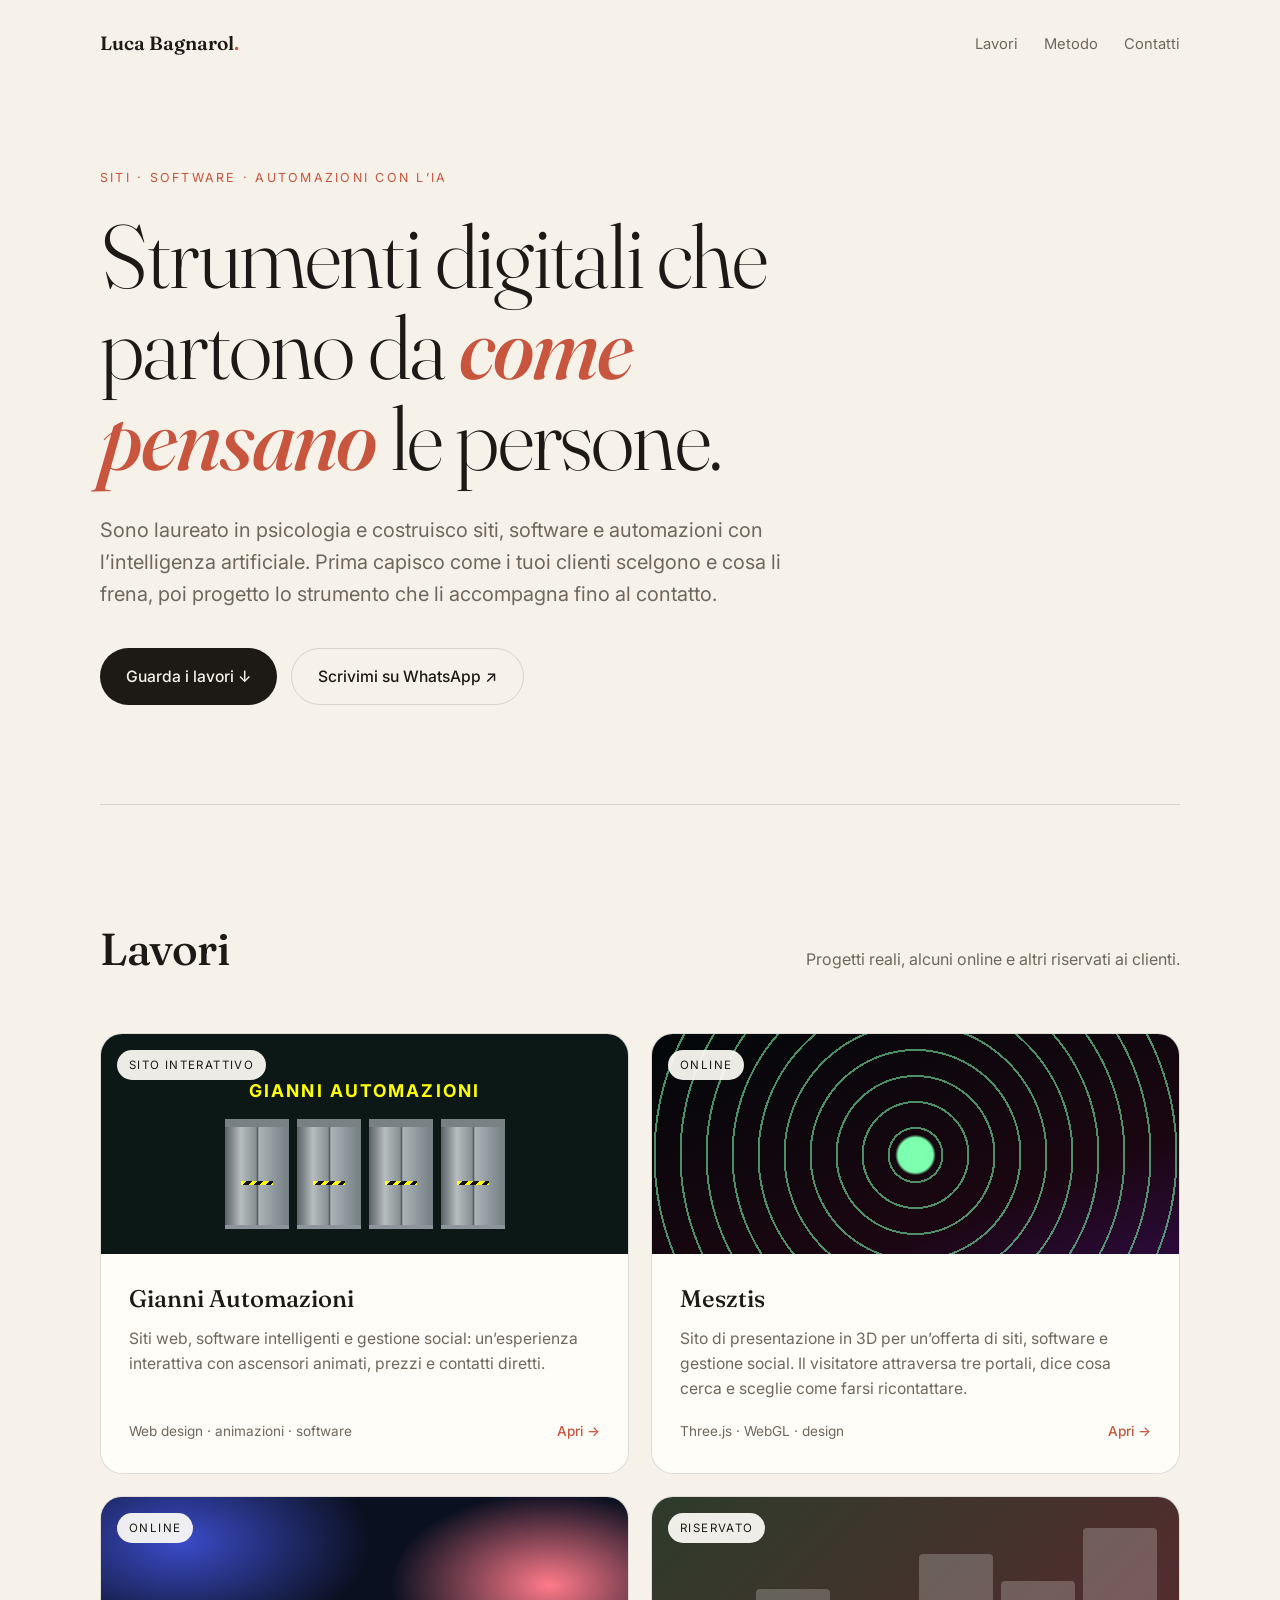
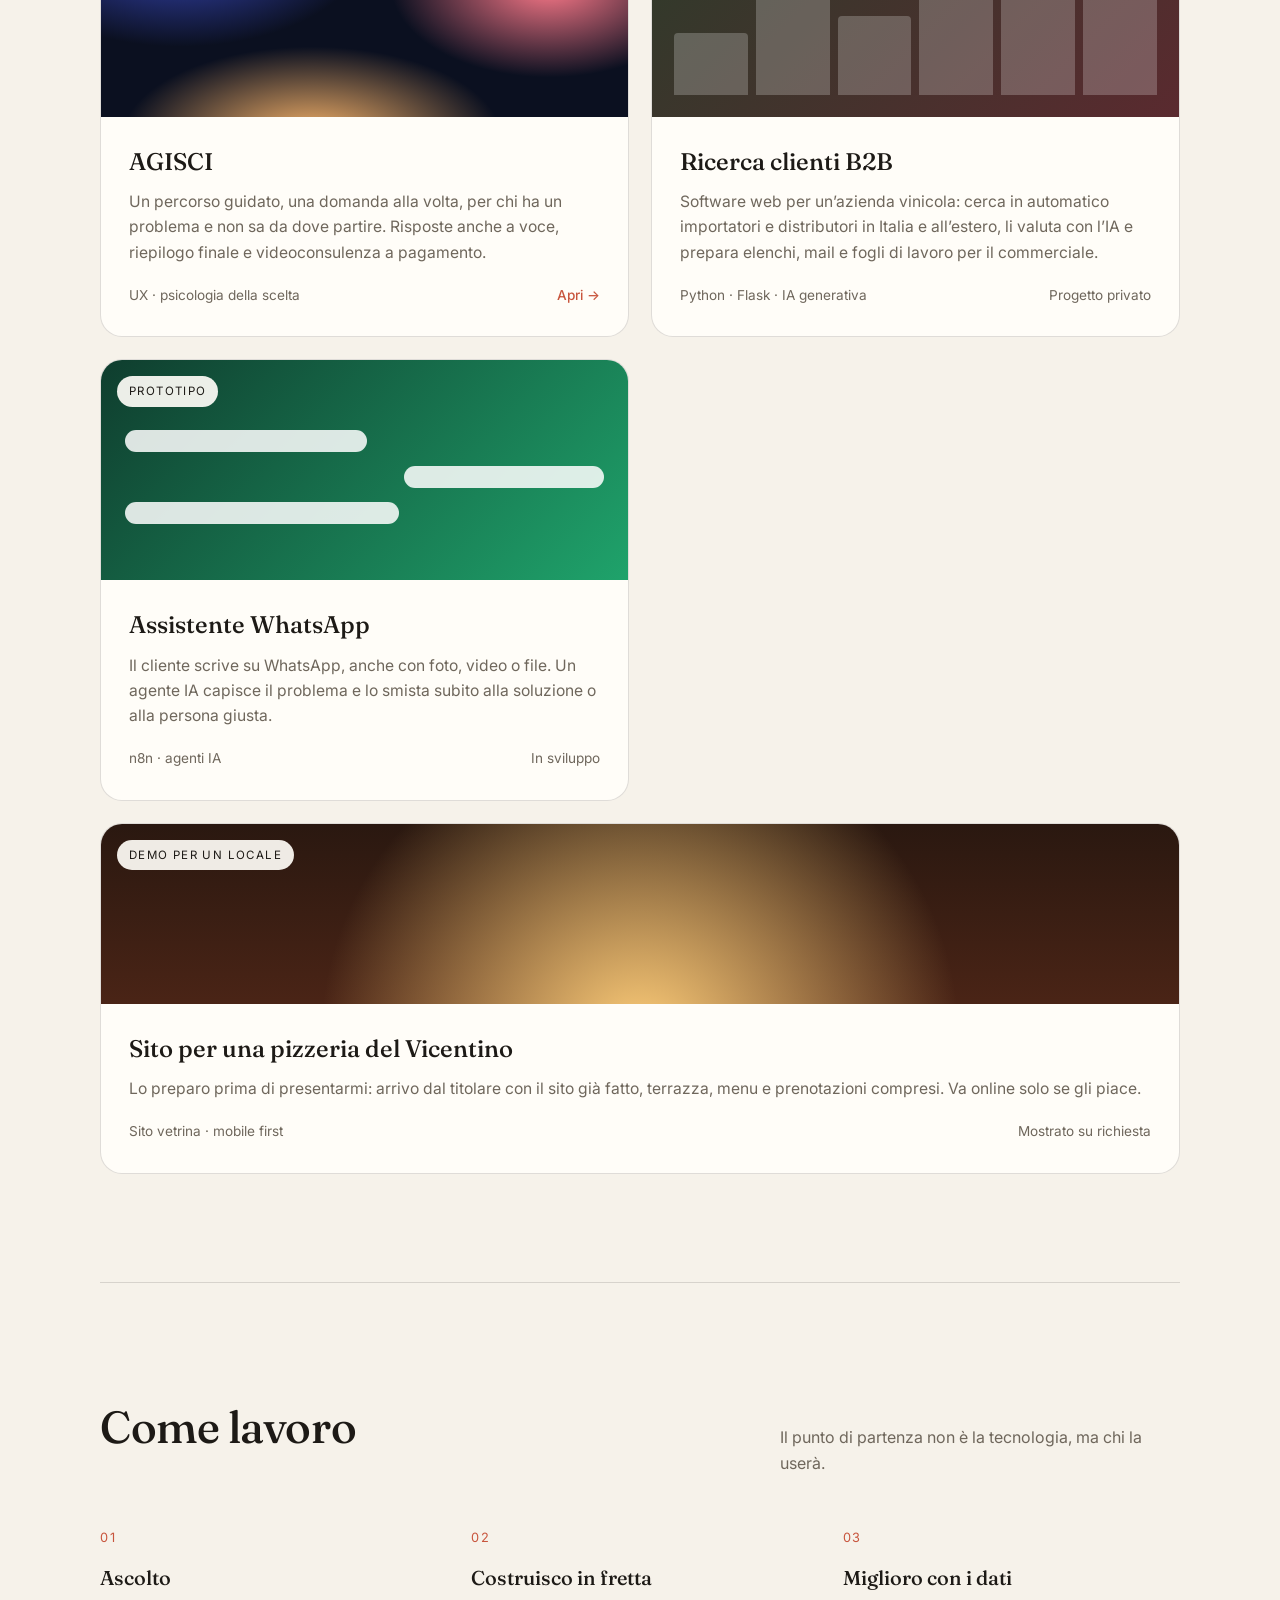
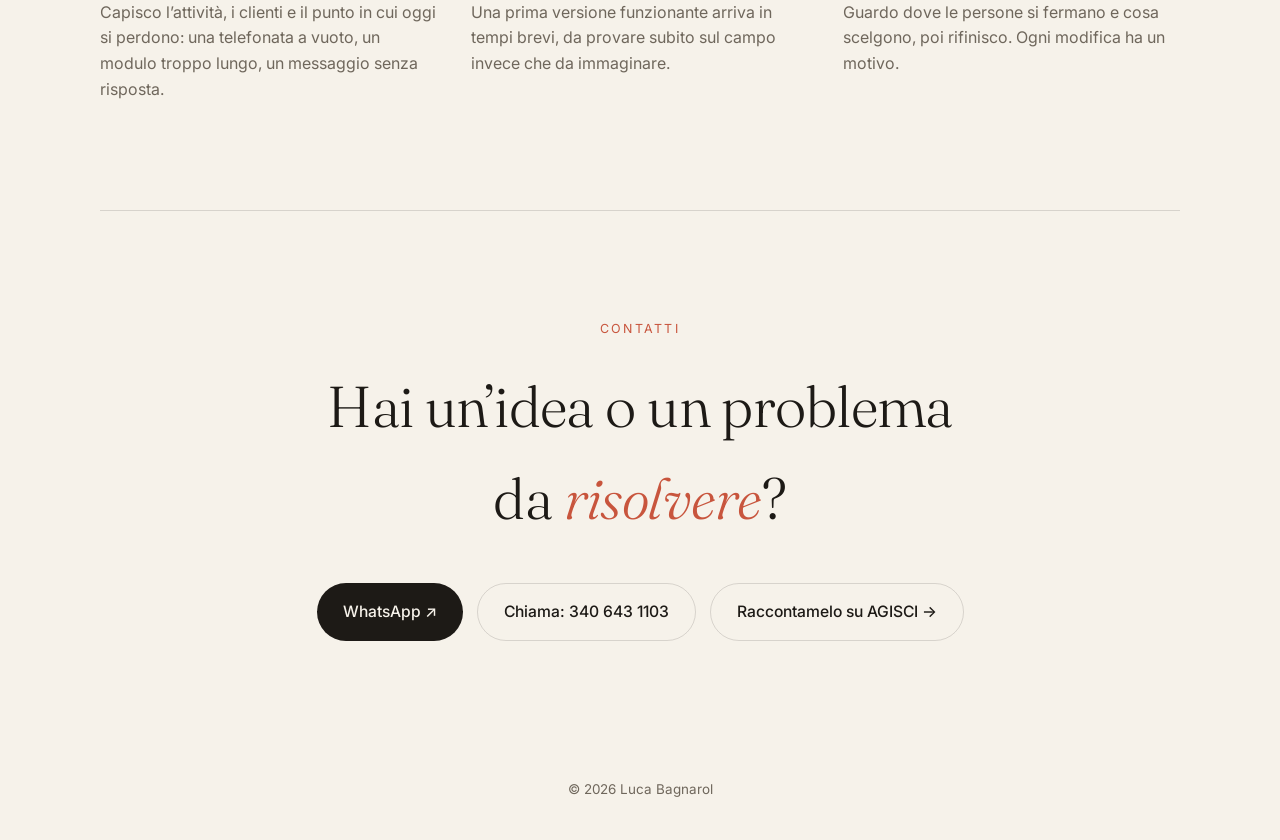
<file: index.html>
<!DOCTYPE html>
<html lang="it">
<head>
<meta charset="UTF-8">
<meta name="viewport" content="width=device-width, initial-scale=1.0">
<title>Luca Bagnarol — siti, software e automazioni</title>
<meta name="description" content="Portfolio di Luca Bagnarol: siti web, software su misura e automazioni con l'intelligenza artificiale, progettati partendo da come pensano e decidono le persone.">
<link rel="preconnect" href="https://fonts.googleapis.com">
<link href="https://fonts.googleapis.com/css2?family=Fraunces:opsz,wght@9..144,300;9..144,500;9..144,600&family=Inter:wght@300;400;500&display=swap" rel="stylesheet">
<style>
  :root{--bg:#f6f2ea;--ink:#1d1a16;--muted:#6f675c;--line:rgba(29,26,22,.14);--accent:#c8553d;--card:#fffdf8}
  *{box-sizing:border-box;margin:0;padding:0}
  html{scroll-behavior:smooth}
  body{background:var(--bg);color:var(--ink);font-family:Inter,system-ui,sans-serif;line-height:1.6;-webkit-font-smoothing:antialiased}
  a{color:inherit}
  .wrap{width:min(1080px,88vw);margin:0 auto}

  header{display:flex;justify-content:space-between;align-items:center;padding:28px 0}
  .mark{font-family:Fraunces,serif;font-weight:600;font-size:1.2rem;text-decoration:none}
  .mark span{color:var(--accent)}
  nav a{margin-left:26px;text-decoration:none;font-size:.92rem;color:var(--muted)}
  nav a:hover{color:var(--ink)}

  .hero{padding:9vh 0 11vh;border-bottom:1px solid var(--line)}
  .kicker{font-size:.78rem;letter-spacing:.18em;text-transform:uppercase;color:var(--accent);margin-bottom:22px}
  h1{font-family:Fraunces,serif;font-weight:300;font-size:clamp(2.6rem,7vw,5.6rem);line-height:1.02;letter-spacing:-.02em;max-width:14ch}
  h1 em{font-style:italic;font-weight:500;color:var(--accent)}
  .lead{margin-top:30px;max-width:56ch;font-size:clamp(1.05rem,1.6vw,1.25rem);color:var(--muted)}
  .cta{margin-top:38px;display:flex;flex-wrap:wrap;gap:14px}
  .btn{display:inline-flex;align-items:center;gap:10px;padding:15px 26px;border-radius:999px;text-decoration:none;font-weight:500;font-size:.98rem;transition:transform .25s,background .25s}
  .btn.main{background:var(--ink);color:var(--bg)}
  .btn.main:hover{transform:translateY(-2px)}
  .btn.ghost{border:1px solid var(--line)}
  .btn.ghost:hover{border-color:var(--ink)}

  section{padding:12vh 0;border-bottom:1px solid var(--line)}
  .head{display:flex;justify-content:space-between;align-items:baseline;gap:20px;margin-bottom:48px;flex-wrap:wrap}
  h2{font-family:Fraunces,serif;font-weight:500;font-size:clamp(1.8rem,3.6vw,2.8rem);letter-spacing:-.01em}
  .head p{color:var(--muted);max-width:40ch}

  .grid{display:grid;grid-template-columns:repeat(2,1fr);gap:22px}
  .work{position:relative;display:flex;flex-direction:column;background:var(--card);border:1px solid var(--line);border-radius:22px;overflow:hidden;text-decoration:none;transition:transform .35s cubic-bezier(.2,.8,.2,1),box-shadow .35s}
  a.work:hover{transform:translateY(-4px);box-shadow:0 24px 50px -28px rgba(29,26,22,.35)}
  .thumb{height:220px;position:relative;overflow:hidden}
  .thumb.mesztis{background:radial-gradient(circle at 50% 55%,#7dffb0 0 6%,transparent 7%),repeating-radial-gradient(circle at 50% 55%,rgba(125,255,176,.55) 0 2px,transparent 2px 26px),linear-gradient(160deg,#03080a,#1a0610 70%,#2b0b3a)}
  .thumb.agisci{background:radial-gradient(60% 80% at 15% 20%,#3b4cca 0,transparent 60%),radial-gradient(50% 70% at 85% 40%,#ff7a8a 0,transparent 60%),radial-gradient(60% 70% at 40% 110%,#ffb86b 0,transparent 60%),#0b1020}
  .thumb.gianni{background:#0b1815;display:flex;flex-direction:column;align-items:center;justify-content:center;gap:14px;padding:36px 24px 18px}
  .gianni-title{color:#ffff00;font-weight:700;font-size:clamp(.8rem,2vw,1.1rem);letter-spacing:.12em}
  .gianni-doors{display:flex;gap:8px;width:min(280px,90%);height:110px}
  .gianni-doors i{flex:1;position:relative;border-top:8px solid #7a8184;border-bottom:4px solid #8c969a;background:linear-gradient(90deg,#596166,#b7bdbe 25%,#858e91 49%,#3c4346 50%,#aab2b5 53%,#737e83)}
  .gianni-doors i:after{content:"";position:absolute;top:55%;left:25%;right:25%;height:4px;background:repeating-linear-gradient(135deg,#ffff00 0 4px,#111 4px 8px)}
  .thumb.buyer{background:linear-gradient(135deg,#2d3b2a,#5a2a2f);display:flex;align-items:flex-end;padding:22px;gap:8px}
  .thumb.buyer i{flex:1;background:rgba(255,255,255,.22);border-radius:4px 4px 0 0}
  .thumb.wa{background:linear-gradient(135deg,#0f3d2e,#1fa36b)}
  .thumb.wa i{position:absolute;height:22px;border-radius:12px;background:rgba(255,255,255,.85)}
  .thumb.pizza{background:radial-gradient(circle at 50% 120%,#ffcf7a 0,transparent 55%),linear-gradient(180deg,#2a1810,#4a2416)}
  .thumb .tag{position:absolute;top:16px;left:16px;font-size:.72rem;letter-spacing:.12em;text-transform:uppercase;background:rgba(255,253,248,.92);color:var(--ink);padding:6px 12px;border-radius:999px}
  .body{padding:26px 28px 30px;flex:1;display:flex;flex-direction:column}
  .work h3{font-family:Fraunces,serif;font-weight:500;font-size:1.5rem;margin-bottom:8px}
  .work p{color:var(--muted);font-size:.98rem}
  .meta{margin-top:auto;padding-top:20px;display:flex;justify-content:space-between;align-items:center;font-size:.85rem;color:var(--muted)}
  .meta .go{color:var(--accent);font-weight:500}
  .wide{grid-column:1 / -1}
  .wide .thumb{height:180px}

  .method{display:grid;grid-template-columns:repeat(3,1fr);gap:34px}
  .method b{display:block;font-family:Fraunces,serif;font-weight:500;font-size:1.25rem;margin:12px 0 6px}
  .method .n{font-size:.8rem;color:var(--accent);letter-spacing:.14em}
  .method p{color:var(--muted)}

  .contact{text-align:center;border-bottom:none}
  .contact h2{font-size:clamp(2rem,5vw,3.6rem);font-weight:300;max-width:18ch;margin:0 auto}
  .contact h2 em{font-style:italic;color:var(--accent)}
  .contact .cta{justify-content:center}
  footer{padding:30px 0 40px;text-align:center;font-size:.84rem;color:var(--muted)}

  @media (max-width:760px){
    .grid,.method{grid-template-columns:1fr}
    nav a:not(:last-child){display:none}
    .thumb{height:170px}
  }
</style>
</head>
<body>
<div class="wrap">
  <header>
    <a class="mark" href="#">Luca Bagnarol<span>.</span></a>
    <nav><a href="#lavori">Lavori</a><a href="#metodo">Metodo</a><a href="#contatti">Contatti</a></nav>
  </header>

  <div class="hero">
    <div class="kicker">Siti · Software · Automazioni con l’IA</div>
    <h1>Strumenti digitali che partono da <em>come pensano</em> le persone.</h1>
    <p class="lead">Sono laureato in psicologia e costruisco siti, software e automazioni con l’intelligenza artificiale. Prima capisco come i tuoi clienti scelgono e cosa li frena, poi progetto lo strumento che li accompagna fino al contatto.</p>
    <div class="cta">
      <a class="btn main" href="#lavori">Guarda i lavori ↓</a>
      <a class="btn ghost" href="https://wa.me/393406431103" target="_blank" rel="noopener">Scrivimi su WhatsApp ↗</a>
    </div>
  </div>

  <section id="lavori">
    <div class="head"><h2>Lavori</h2><p>Progetti reali, alcuni online e altri riservati ai clienti.</p></div>
    <div class="grid">
      <a class="work" href="/gianni-automazioni/">
        <div class="thumb gianni"><span class="tag">Sito interattivo</span><span class="gianni-title" aria-hidden="true">GIANNI AUTOMAZIONI</span><span class="gianni-doors" aria-hidden="true"><i></i><i></i><i></i><i></i></span></div>
        <div class="body">
          <h3>Gianni Automazioni</h3>
          <p>Siti web, software intelligenti e gestione social: un’esperienza interattiva con ascensori animati, prezzi e contatti diretti.</p>
          <div class="meta"><span>Web design · animazioni · software</span><span class="go">Apri →</span></div>
        </div>
      </a>
      <a class="work" href="/mesztis/">
        <div class="thumb mesztis"><span class="tag">Online</span></div>
        <div class="body">
          <h3>Mesztis</h3>
          <p>Sito di presentazione in 3D per un’offerta di siti, software e gestione social. Il visitatore attraversa tre portali, dice cosa cerca e sceglie come farsi ricontattare.</p>
          <div class="meta"><span>Three.js · WebGL · design</span><span class="go">Apri →</span></div>
        </div>
      </a>
      <a class="work" href="/agisci/">
        <div class="thumb agisci"><span class="tag">Online</span></div>
        <div class="body">
          <h3>AGISCI</h3>
          <p>Un percorso guidato, una domanda alla volta, per chi ha un problema e non sa da dove partire. Risposte anche a voce, riepilogo finale e videoconsulenza a pagamento.</p>
          <div class="meta"><span>UX · psicologia della scelta</span><span class="go">Apri →</span></div>
        </div>
      </a>
      <div class="work">
        <div class="thumb buyer"><span class="tag">Riservato</span><i style="height:35%"></i><i style="height:60%"></i><i style="height:45%"></i><i style="height:80%"></i><i style="height:65%"></i><i style="height:95%"></i></div>
        <div class="body">
          <h3>Ricerca clienti B2B</h3>
          <p>Software web per un’azienda vinicola: cerca in automatico importatori e distributori in Italia e all’estero, li valuta con l’IA e prepara elenchi, mail e fogli di lavoro per il commerciale.</p>
          <div class="meta"><span>Python · Flask · IA generativa</span><span>Progetto privato</span></div>
        </div>
      </div>
      <div class="work">
        <div class="thumb wa"><span class="tag">Prototipo</span><i style="left:24px;top:70px;width:46%"></i><i style="right:24px;top:106px;width:38%"></i><i style="left:24px;top:142px;width:52%"></i></div>
        <div class="body">
          <h3>Assistente WhatsApp</h3>
          <p>Il cliente scrive su WhatsApp, anche con foto, video o file. Un agente IA capisce il problema e lo smista subito alla soluzione o alla persona giusta.</p>
          <div class="meta"><span>n8n · agenti IA</span><span>In sviluppo</span></div>
        </div>
      </div>
      <div class="work wide">
        <div class="thumb pizza"><span class="tag">Demo per un locale</span></div>
        <div class="body">
          <h3>Sito per una pizzeria del Vicentino</h3>
          <p>Lo preparo prima di presentarmi: arrivo dal titolare con il sito già fatto, terrazza, menu e prenotazioni compresi. Va online solo se gli piace.</p>
          <div class="meta"><span>Sito vetrina · mobile first</span><span>Mostrato su richiesta</span></div>
        </div>
      </div>
    </div>
  </section>

  <section id="metodo">
    <div class="head"><h2>Come lavoro</h2><p>Il punto di partenza non è la tecnologia, ma chi la userà.</p></div>
    <div class="method">
      <div><span class="n">01</span><b>Ascolto</b><p>Capisco l’attività, i clienti e il punto in cui oggi si perdono: una telefonata a vuoto, un modulo troppo lungo, un messaggio senza risposta.</p></div>
      <div><span class="n">02</span><b>Costruisco in fretta</b><p>Una prima versione funzionante arriva in tempi brevi, da provare subito sul campo invece che da immaginare.</p></div>
      <div><span class="n">03</span><b>Miglioro con i dati</b><p>Guardo dove le persone si fermano e cosa scelgono, poi rifinisco. Ogni modifica ha un motivo.</p></div>
    </div>
  </section>

  <section class="contact" id="contatti">
    <div class="kicker">Contatti</div>
    <h2>Hai un’idea o un problema da <em>risolvere</em>?</h2>
    <div class="cta">
      <a class="btn main" href="https://wa.me/393406431103" target="_blank" rel="noopener">WhatsApp ↗</a>
      <a class="btn ghost" href="tel:+393406431103">Chiama: 340 643 1103</a>
      <a class="btn ghost" href="/agisci/">Raccontamelo su AGISCI →</a>
    </div>
  </section>
</div>
<footer>© <span id="y"></span> Luca Bagnarol</footer>
<script>document.getElementById('y').textContent = new Date().getFullYear();</script>
</body>
</html>
</file>
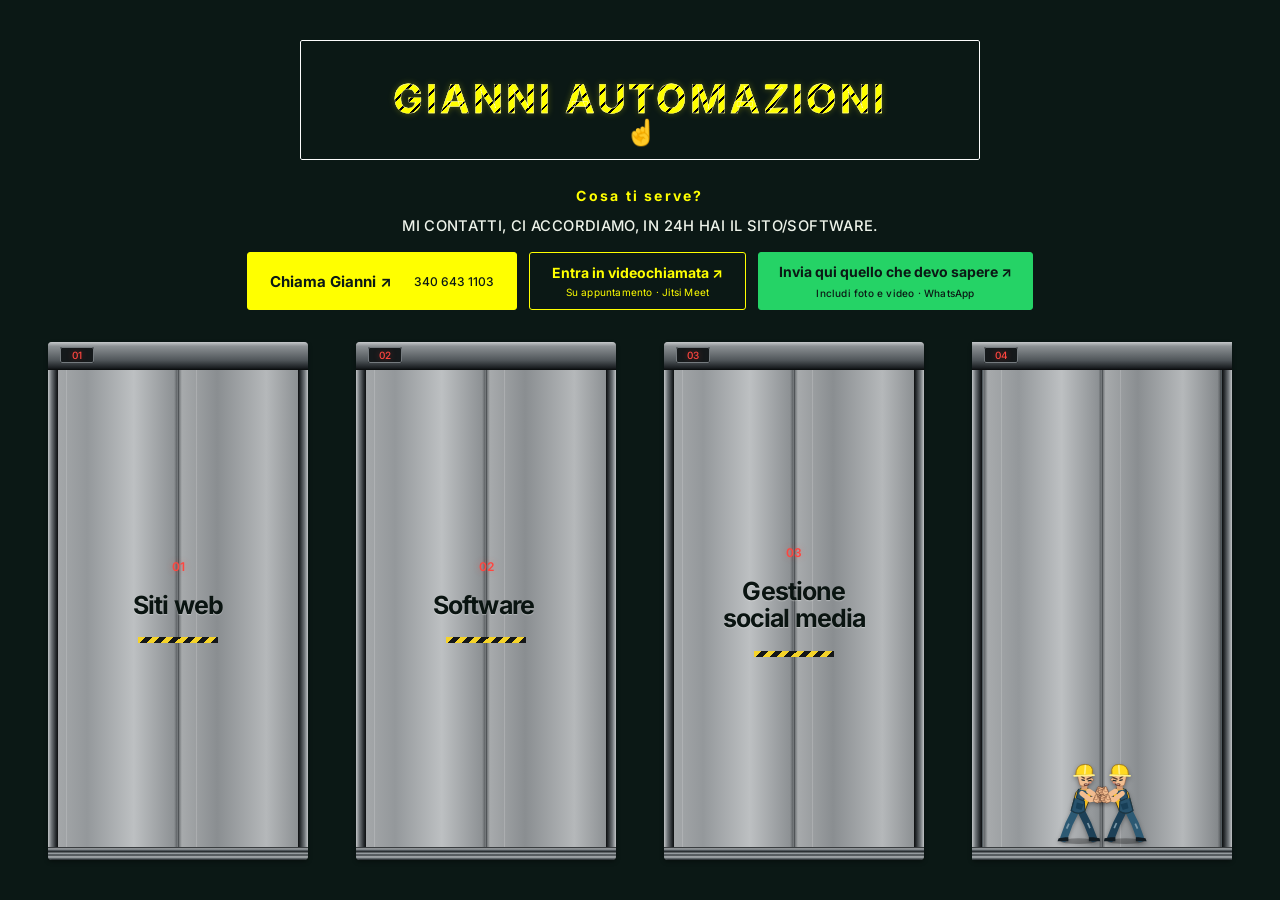
<file: gianni-automazioni-github/index.html>
<!DOCTYPE html>

<html lang="it"><head><meta charset="utf-8"/><meta content="width=device-width,initial-scale=1" name="viewport"/><meta content="Gianni Automazioni — servizi e prezzi: siti web, software intelligenti, automazioni aziendali e gestione social." name="description"/><title>GIANNI AUTOMAZIONI — Servizi e prezzi</title><link href="fonts.css" rel="stylesheet"/><link href="original.css" rel="stylesheet"/><link href="interactions.css" rel="stylesheet"/></head><body><main><div class="dw9rfum"><style data-framer-html-style="">html body { background: var(--token-hb8r1c4Ng); } html { font-size: 87.5%; }</style><div class="framer-ZyPLZ framer-72rtr7" data-framer-root="" style="min-height: 100%; width: 100%;"><div class="framer-1ad4x9a" data-framer-name="Servizi a tutto schermo"><div class="framer-u7hnwo" data-border="true" data-framer-name="Apri la pagina aziendale" tabindex="0"><div class="framer-xkqji1-container" data-framer-name="GIANNI AUTOMAZIONI" name="GIANNI AUTOMAZIONI"><button aria-expanded="false" aria-label="Gianni Automazioni: clicca per informazioni aziendali" class="framer-ottUi framer-1asbted framer-v-1asbted split-title" data-company-link="" data-framer-name="Variant 1" data-highlight="true" data-reset="button" name="GIANNI AUTOMAZIONI" style="background-color: var(--token-hb8r1c4Ng, rgb(11, 24, 21)); height: 100%; width: 100%; opacity: 1;" tabindex="0" type="button"><span aria-hidden="true" class="title-half title-upper">GIANNI AUTOMAZIONI</span><span aria-hidden="true" class="title-half title-lower">GIANNI AUTOMAZIONI</span><span class="title-accessible">GIANNI AUTOMAZIONI</span><span aria-hidden="true" class="title-click-hint"><span class="tap-finger">☝<span class="tap-ripple"></span></span></span></button></div></div><section aria-label="Contattaci per il tuo prodotto" class="contact-promise"><h2>Cosa ti serve?</h2><p class="brand-motto">MI CONTATTI, CI ACCORDIAMO, IN 24H HAI IL SITO/SOFTWARE.</p><div class="contact-actions"><a aria-label="Chiama Gianni al 3406431103" class="contact-call" href="tel:+393406431103"><span>Chiama Gianni ↗</span><span class="call-number">340 643 1103</span></a><a aria-label="Entra nella videochiamata con Gianni su Jitsi Meet, si apre in una nuova scheda" class="contact-video" href="https://meet.jit.si/GianniAutomazioni-Incontro-9735ddf97d2b" rel="noopener noreferrer" target="_blank"><span>Entra in videochiamata ↗</span><span class="video-detail">Su appuntamento · Jitsi Meet</span></a><a aria-label="Invia informazioni, foto e video a Gianni su WhatsApp, si apre in una nuova scheda" class="contact-whatsapp" href="https://wa.me/393406431103?text=Ciao%20Gianni%21%20Ti%20invio%20qui%20quello%20che%20devi%20sapere%20sul%20mio%20progetto%2C%20con%20foto%20e%20video." rel="noopener noreferrer" target="_blank"><span>Invia qui quello che devo sapere ↗</span><span class="whatsapp-detail">Includi foto e video · WhatsApp</span></a></div></section><div class="framer-1wmu55l" data-framer-name="I nostri servizi"><div class="framer-nc7cg6-container" data-framer-name="Siti web" name="Siti web"><button aria-expanded="false" aria-label="Siti web: mostra prezzi" class="framer-MgLDM framer-1lk8pd2 framer-v-1lk8pd2" data-border="true" data-door-state="closed" data-elevator="1" data-framer-name="Chiuso" data-highlight="true" data-reset="button" name="Siti web" style="--border-bottom-width: 1px; --border-color: rgb(117, 121, 125); --border-left-width: 1px; --border-right-width: 1px; --border-style: solid; --border-top-width: 1px; background: radial-gradient(50% 50%, rgb(167, 170, 172) 0%, rgb(167, 170, 172) 50%, rgb(167, 170, 172) 100%) rgb(167, 170, 172); height: 100%; width: 100%; border-radius: 4px; box-shadow: rgba(0, 0, 0, 0.35) 0px 2px 4px 0px; opacity: 1;; overflow: hidden;" tabindex="0" type="button"><div aria-hidden="true" class="framer-1uswpqa" data-framer-name="Prezzi" style="opacity: 0;"><div class="framer-18a7vg8" data-framer-component-type="RichTextContainer" data-framer-name="500 €" style="--extracted-1asg273: normal; --extracted-1w3ko1f: var(--token-lbFXDtGIm); --extracted-2gg91v: normal; --extracted-r6o4lv: var(--token-lbFXDtGIm); transform: none; opacity: 1;"><p class="framer-text" dir="auto" style='--font-selector: SW50ZXItTWVkaXVt; --framer-font-family: "Inter"; --framer-font-size: 36px; --framer-font-style: normal; --framer-font-variation-axes: var(--extracted-2gg91v, normal); --framer-font-weight: 500; --framer-line-height: 1.25em; --framer-text-alignment: center; --framer-text-color: var(--extracted-r6o4lv, var(--token-lbFXDtGIm));'><span class="framer-text" style='--font-selector: SW50ZXItTWVkaXVt; --framer-font-family: "Inter"; --framer-font-size: 36px; --framer-font-style: normal; --framer-font-variation-axes: var(--extracted-1asg273, normal); --framer-font-weight: 500; --framer-text-color: var(--extracted-1w3ko1f, var(--token-lbFXDtGIm));'>500 €</span></p></div><div class="framer-1okm3n0" data-framer-component-type="RichTextContainer" style="--extracted-1asg273: normal; --extracted-1w3ko1f: var(--token-lbFXDtGIm); --extracted-2gg91v: normal; --extracted-r6o4lv: var(--token-lbFXDtGIm); transform: none; opacity: 1;"><p class="framer-text" dir="auto" style='--font-selector: SW50ZXItTWVkaXVt; --framer-font-family: "Inter"; --framer-font-size: 13px; --framer-font-style: normal; --framer-font-variation-axes: var(--extracted-2gg91v, normal); --framer-font-weight: 500; --framer-line-height: 1.25em; --framer-text-alignment: center; --framer-text-color: var(--extracted-r6o4lv, var(--token-lbFXDtGIm));'><span class="framer-text" style='--font-selector: SW50ZXItTWVkaXVt; --framer-font-family: "Inter"; --framer-font-size: 13px; --framer-font-style: normal; --framer-font-variation-axes: var(--extracted-1asg273, normal); --framer-font-weight: 500; --framer-text-color: var(--extracted-1w3ko1f, var(--token-lbFXDtGIm));'>+</span></p></div><div class="framer-l0zfuu" data-framer-component-type="RichTextContainer" data-framer-name="+manutenzione mensile: 20" style="--extracted-1asg273: normal; --extracted-1w3ko1f: var(--token-lbFXDtGIm); --extracted-2gg91v: normal; --extracted-r6o4lv: var(--token-lbFXDtGIm); transform: none; opacity: 1;"><p class="framer-text" dir="auto" style="--font-selector: SW50ZXItTWVkaXVt; --framer-font-size: 13px; --framer-font-weight: 500; --framer-line-height: 1.25em; --framer-text-alignment: center; --framer-text-color: var(--extracted-r6o4lv, var(--token-lbFXDtGIm));">manutenzione mensile: 20 € / mese</p></div></div><div class="framer-12gjo9x" data-border="true" data-door="left" data-framer-name="Porta sinistra" style="--border-bottom-width: 1px; --border-color: rgb(115, 119, 122); --border-left-width: 1px; --border-right-width: 1px; --border-style: solid; --border-top-width: 1px; background: linear-gradient(90deg, rgb(78, 82, 85) 0%, rgb(167, 170, 172) 4%, rgb(148, 152, 155) 30%, rgb(189, 192, 194) 66%, rgb(141, 145, 148) 97%, rgb(80, 84, 87) 100%); opacity: 1;"><div class="framer-16ptsvz" data-framer-name="Riflesso satinato" style="background-color: rgba(255, 255, 255, 0.16); opacity: 1;"></div></div><div class="framer-11coiw7" data-border="true" data-door="right" data-framer-name="Porta destra" style="--border-bottom-width: 1px; --border-color: rgb(80, 84, 87); --border-left-width: 1px; --border-right-width: 1px; --border-style: solid; --border-top-width: 1px; background: linear-gradient(90deg, rgb(95, 99, 102) 0%, rgb(167, 170, 172) 3%, rgb(138, 142, 145) 30%, rgb(181, 184, 186) 68%, rgb(133, 137, 140) 97%, rgb(85, 89, 92) 100%); opacity: 1;"><div class="framer-sh9mvr" data-framer-name="Riflesso satinato" style="background-color: rgba(255, 255, 255, 0.16); opacity: 1;"></div></div><div class="framer-2r6z8v" data-door-label="" data-framer-name="Nome servizio" style="opacity: 1;"><div class="framer-sdgryk" data-framer-component-type="RichTextContainer" data-framer-name="01" style="--extracted-1419iz7: normal; --extracted-14zsrem: #151719; --extracted-2gg91v: normal; --extracted-r6o4lv: #151719; transform: none; opacity: 1;"><p class="framer-text" data-floor-indicator="" dir="auto" style='--font-selector: SW50ZXItU2VtaUJvbGQ=; --framer-font-family: "Inter"; --framer-font-size: 12px; --framer-font-style: normal; --framer-font-variation-axes: var(--extracted-2gg91v, normal); --framer-font-weight: 600; --framer-line-height: 1.25em; --framer-text-alignment: center; --framer-text-color: var(--extracted-r6o4lv, #151719); --framer-text-transform: uppercase;'><mark class="framer-text"><span class="framer-text" style='--font-selector: SW50ZXItU2VtaUJvbGQ=; --framer-font-family: "Inter"; --framer-font-size: 12px; --framer-font-style: normal; --framer-font-variation-axes: var(--extracted-1419iz7, normal); --framer-font-weight: 600; --framer-text-color: var(--extracted-14zsrem, #151719); --framer-text-transform: uppercase;'>01</span></mark></p></div><div class="framer-643e9q" data-framer-component-type="RichTextContainer" data-framer-name="Siti web" style="--extracted-1of0zx5: #151719; --extracted-1qbi7j5: #151719; --extracted-75hx7c: normal; --extracted-f6h9gt: normal; transform: none; opacity: 1;"><h2 class="framer-text" dir="auto" style='--font-selector: SW50ZXItRXh0cmFCb2xk; --framer-font-family: "Inter"; --framer-font-size: 20px; --framer-font-style: normal; --framer-font-variation-axes: var(--extracted-f6h9gt, normal); --framer-font-weight: 800; --framer-line-height: 1.25em; --framer-text-alignment: center; --framer-text-color: var(--extracted-1of0zx5, #151719); --framer-text-transform: none;'><mark class="framer-text"><span class="framer-text" style='--font-selector: SW50ZXItRXh0cmFCb2xk; --framer-font-family: "Inter"; --framer-font-size: 20px; --framer-font-style: normal; --framer-font-variation-axes: var(--extracted-75hx7c, normal); --framer-font-weight: 800; --framer-text-color: var(--extracted-1qbi7j5, #151719); --framer-text-transform: none;'>Siti web</span></mark></h2></div><div class="framer-fedzea" data-framer-name="Dettaglio segnaletica" style="background: linear-gradient(135deg, rgb(245, 211, 41) 0%, rgb(245, 211, 41) 8.33333%, rgb(21, 23, 25) 8.33333%, rgb(21, 23, 25) 16.6667%, rgb(245, 211, 41) 16.6667%, rgb(245, 211, 41) 25%, rgb(21, 23, 25) 25%, rgb(21, 23, 25) 33.3333%, rgb(245, 211, 41) 33.3333%, rgb(245, 211, 41) 41.6667%, rgb(21, 23, 25) 41.6667%, rgb(21, 23, 25) 50%, rgb(245, 211, 41) 50%, rgb(245, 211, 41) 58.3333%, rgb(21, 23, 25) 58.3333%, rgb(21, 23, 25) 66.6667%, rgb(245, 211, 41) 66.6667%, rgb(245, 211, 41) 75%, rgb(21, 23, 25) 75%, rgb(21, 23, 25) 83.3333%, rgb(245, 211, 41) 83.3333%, rgb(245, 211, 41) 91.6667%, rgb(21, 23, 25) 91.6667%, rgb(21, 23, 25) 100%); opacity: 1;"></div></div><div class="framer-cw8bok" data-framer-name="Stipite sinistro" style="background: linear-gradient(90deg, rgb(192, 195, 197) 0%, rgb(112, 117, 121) 35%, rgb(36, 40, 43) 80%, rgb(13, 15, 16) 100%); opacity: 1;"></div><div class="framer-11lmxjt" data-framer-name="Stipite destro" style="background: linear-gradient(90deg, rgb(13, 15, 16) 0%, rgb(36, 40, 43) 20%, rgb(112, 117, 121) 65%, rgb(192, 195, 197) 100%); opacity: 1;"></div><div class="framer-js7ent" data-framer-name="Architrave metallico" style="background: linear-gradient(rgb(198, 201, 203) 0%, rgb(140, 145, 148) 15%, rgb(80, 86, 90) 65%, rgb(27, 31, 34) 92%, rgb(8, 10, 11) 100%); opacity: 1;"></div><div class="framer-8targe" data-border="true" data-framer-name="Indicatore di piano" style="--border-bottom-width: 1px; --border-color: rgb(116, 122, 126); --border-left-width: 1px; --border-right-width: 1px; --border-style: solid; --border-top-width: 1px; background-color: rgb(21, 25, 27); border-radius: 2px; opacity: 1;"><div class="framer-x4t5h" data-framer-component-type="RichTextContainer" data-framer-name="Piano" style="--extracted-1asg273: normal; --extracted-1w3ko1f: #D3DDD9; --extracted-2gg91v: normal; --extracted-r6o4lv: #D3DDD9; transform: none; opacity: 1;"><p class="framer-text" data-floor-indicator="" dir="auto" style='--font-selector: SW50ZXItTWVkaXVt; --framer-font-family: "Inter"; --framer-font-size: 10px; --framer-font-style: normal; --framer-font-variation-axes: var(--extracted-2gg91v, normal); --framer-font-weight: 500; --framer-line-height: 1em; --framer-text-color: var(--extracted-r6o4lv, #D3DDD9);'><span class="framer-text" style='--font-selector: SW50ZXItTWVkaXVt; --framer-font-family: "Inter"; --framer-font-size: 10px; --framer-font-style: normal; --framer-font-variation-axes: var(--extracted-1asg273, normal); --framer-font-weight: 500; --framer-text-color: var(--extracted-1w3ko1f, #D3DDD9);'>01</span></p></div></div><div class="framer-4cmczd" data-framer-name="Soglia e guide di scorrimento" style="background: linear-gradient(rgb(16, 19, 21) 0%, rgb(169, 174, 177) 14%, rgb(88, 95, 100) 25%, rgb(36, 41, 44) 36%, rgb(157, 163, 167) 49%, rgb(54, 60, 64) 62%, rgb(182, 187, 190) 76%, rgb(85, 92, 96) 90%, rgb(32, 37, 41) 100%); opacity: 1;"></div></button></div><div class="framer-lpbuy8-container" data-framer-name="Software intelligenti" name="Software intelligenti"><button aria-expanded="false" aria-label="Software intelligenti: mostra prezzi" class="framer-44pTX framer-o9rsnd framer-v-o9rsnd" data-border="true" data-door-state="closed" data-elevator="2" data-framer-name="Chiuso" data-highlight="true" data-reset="button" name="Software intelligenti" style="--border-bottom-width: 1px; --border-color: rgb(117, 121, 125); --border-left-width: 1px; --border-right-width: 1px; --border-style: solid; --border-top-width: 1px; background: radial-gradient(50% 50%, rgb(167, 170, 172) 0%, rgb(167, 170, 172) 50%, rgb(167, 170, 172) 100%) rgb(167, 170, 172); height: 100%; width: 100%; border-radius: 4px; box-shadow: rgba(0, 0, 0, 0.35) 0px 2px 4px 0px; opacity: 1;; overflow: hidden;" tabindex="0" type="button"><div aria-hidden="true" class="framer-21nmn7" data-framer-name="Prezzi" style="opacity: 0;"><div class="framer-wwkukd" data-framer-component-type="RichTextContainer" data-framer-name="1.000 €" style="--extracted-1asg273: normal; --extracted-1w3ko1f: var(--token-lbFXDtGIm); --extracted-2gg91v: normal; --extracted-r6o4lv: var(--token-lbFXDtGIm); transform: none; opacity: 1;"><p class="framer-text" dir="auto" style='--font-selector: SW50ZXItTWVkaXVt; --framer-font-family: "Inter"; --framer-font-size: 36px; --framer-font-style: normal; --framer-font-variation-axes: var(--extracted-2gg91v, normal); --framer-font-weight: 500; --framer-line-height: 1.25em; --framer-text-alignment: center; --framer-text-color: var(--extracted-r6o4lv, var(--token-lbFXDtGIm));'><span class="framer-text" style='--font-selector: SW50ZXItTWVkaXVt; --framer-font-family: "Inter"; --framer-font-size: 36px; --framer-font-style: normal; --framer-font-variation-axes: var(--extracted-1asg273, normal); --framer-font-weight: 500; --framer-text-color: var(--extracted-1w3ko1f, var(--token-lbFXDtGIm));'>1.000 €</span></p></div><div class="framer-6jg8kz" data-framer-component-type="RichTextContainer" data-framer-name="Inclusi programmi per le fatture" style="--extracted-1asg273: normal; --extracted-1w3ko1f: var(--token-lbFXDtGIm); --extracted-2gg91v: normal; --extracted-r6o4lv: var(--token-lbFXDtGIm); transform: none; opacity: 1;"><p class="framer-text" dir="auto" style='--font-selector: SW50ZXItTWVkaXVt; --framer-font-family: "Inter"; --framer-font-size: 13px; --framer-font-style: normal; --framer-font-variation-axes: var(--extracted-2gg91v, normal); --framer-font-weight: 500; --framer-line-height: 1.25em; --framer-text-alignment: center; --framer-text-color: var(--extracted-r6o4lv, var(--token-lbFXDtGIm));'><span class="framer-text" style='--font-selector: SW50ZXItTWVkaXVt; --framer-font-family: "Inter"; --framer-font-size: 13px; --framer-font-style: normal; --framer-font-variation-axes: var(--extracted-1asg273, normal); --framer-font-weight: 500; --framer-text-color: var(--extracted-1w3ko1f, var(--token-lbFXDtGIm));'>+</span></p></div><div class="framer-1xtjufo" data-framer-component-type="RichTextContainer" data-framer-name="Manutenzione indicativa: 200 € / mese" style="--extracted-1asg273: normal; --extracted-1w3ko1f: var(--token-lbFXDtGIm); --extracted-2gg91v: normal; --extracted-r6o4lv: var(--token-lbFXDtGIm); transform: none; opacity: 1;"><p class="framer-text" dir="auto" style='--font-selector: SW50ZXItTWVkaXVt; --framer-font-family: "Inter"; --framer-font-size: 13px; --framer-font-style: normal; --framer-font-variation-axes: var(--extracted-2gg91v, normal); --framer-font-weight: 500; --framer-line-height: 1.25em; --framer-text-alignment: center; --framer-text-color: var(--extracted-r6o4lv, var(--token-lbFXDtGIm));'><span class="framer-text" style='--font-selector: SW50ZXItTWVkaXVt; --framer-font-family: "Inter"; --framer-font-size: 13px; --framer-font-style: normal; --framer-font-variation-axes: var(--extracted-1asg273, normal); --framer-font-weight: 500; --framer-text-color: var(--extracted-1w3ko1f, var(--token-lbFXDtGIm));'>manutenzione mensile: 200 € / mese</span></p></div></div><div class="framer-171i65f" data-border="true" data-door="left" data-framer-name="Porta sinistra" style="--border-bottom-width: 1px; --border-color: rgb(115, 119, 122); --border-left-width: 1px; --border-right-width: 1px; --border-style: solid; --border-top-width: 1px; background: linear-gradient(90deg, rgb(78, 82, 85) 0%, rgb(167, 170, 172) 4%, rgb(148, 152, 155) 30%, rgb(189, 192, 194) 66%, rgb(141, 145, 148) 97%, rgb(80, 84, 87) 100%); opacity: 1;"><div class="framer-1qgirdv" data-framer-name="Riflesso satinato" style="background-color: rgba(255, 255, 255, 0.16); opacity: 1;"></div></div><div class="framer-35biom" data-border="true" data-door="right" data-framer-name="Porta destra" style="--border-bottom-width: 1px; --border-color: rgb(80, 84, 87); --border-left-width: 1px; --border-right-width: 1px; --border-style: solid; --border-top-width: 1px; background: linear-gradient(90deg, rgb(95, 99, 102) 0%, rgb(167, 170, 172) 3%, rgb(138, 142, 145) 30%, rgb(181, 184, 186) 68%, rgb(133, 137, 140) 97%, rgb(85, 89, 92) 100%); opacity: 1;"><div class="framer-1sf49zb" data-framer-name="Riflesso satinato" style="background-color: rgba(255, 255, 255, 0.16); opacity: 1;"></div></div><div class="framer-1mqbt82" data-door-label="" data-framer-name="Nome servizio" style="opacity: 1;"><div class="framer-1jieked" data-framer-component-type="RichTextContainer" data-framer-name="02" style="--extracted-1419iz7: normal; --extracted-14zsrem: #151719; --extracted-2gg91v: normal; --extracted-r6o4lv: #151719; transform: none; opacity: 1;"><p class="framer-text" data-floor-indicator="" dir="auto" style='--font-selector: SW50ZXItU2VtaUJvbGQ=; --framer-font-family: "Inter"; --framer-font-size: 12px; --framer-font-style: normal; --framer-font-variation-axes: var(--extracted-2gg91v, normal); --framer-font-weight: 600; --framer-line-height: 1.25em; --framer-text-alignment: center; --framer-text-color: var(--extracted-r6o4lv, #151719); --framer-text-transform: uppercase;'><mark class="framer-text"><span class="framer-text" style='--font-selector: SW50ZXItU2VtaUJvbGQ=; --framer-font-family: "Inter"; --framer-font-size: 12px; --framer-font-style: normal; --framer-font-variation-axes: var(--extracted-1419iz7, normal); --framer-font-weight: 600; --framer-text-color: var(--extracted-14zsrem, #151719); --framer-text-transform: uppercase;'>02</span></mark></p></div><div class="framer-1m3s1j4" data-framer-component-type="RichTextContainer" data-framer-name="Software intelligenti" style="--extracted-1of0zx5: #151719; transform: none; opacity: 1;"><h2 class="framer-text" dir="auto" style="--font-selector: SW50ZXItRXh0cmFCb2xk; --framer-font-size: 20px; --framer-font-weight: 800; --framer-line-height: 1.25em; --framer-text-alignment: center; --framer-text-color: var(--extracted-1of0zx5, #151719);">Software </h2></div><div class="framer-1p5f1qn" data-framer-name="Dettaglio segnaletica" style="background: linear-gradient(135deg, rgb(245, 211, 41) 0%, rgb(245, 211, 41) 8.33333%, rgb(21, 23, 25) 8.33333%, rgb(21, 23, 25) 16.6667%, rgb(245, 211, 41) 16.6667%, rgb(245, 211, 41) 25%, rgb(21, 23, 25) 25%, rgb(21, 23, 25) 33.3333%, rgb(245, 211, 41) 33.3333%, rgb(245, 211, 41) 41.6667%, rgb(21, 23, 25) 41.6667%, rgb(21, 23, 25) 50%, rgb(245, 211, 41) 50%, rgb(245, 211, 41) 58.3333%, rgb(21, 23, 25) 58.3333%, rgb(21, 23, 25) 66.6667%, rgb(245, 211, 41) 66.6667%, rgb(245, 211, 41) 75%, rgb(21, 23, 25) 75%, rgb(21, 23, 25) 83.3333%, rgb(245, 211, 41) 83.3333%, rgb(245, 211, 41) 91.6667%, rgb(21, 23, 25) 91.6667%, rgb(21, 23, 25) 100%); opacity: 1;"></div></div><div class="framer-iqklw5" data-framer-name="Stipite sinistro" style="background: linear-gradient(90deg, rgb(192, 195, 197) 0%, rgb(112, 117, 121) 35%, rgb(36, 40, 43) 80%, rgb(13, 15, 16) 100%); opacity: 1;"></div><div class="framer-1dchu5m" data-framer-name="Stipite destro" style="background: linear-gradient(90deg, rgb(13, 15, 16) 0%, rgb(36, 40, 43) 20%, rgb(112, 117, 121) 65%, rgb(192, 195, 197) 100%); opacity: 1;"></div><div class="framer-7xaiwm" data-framer-name="Architrave metallico" style="background: linear-gradient(rgb(198, 201, 203) 0%, rgb(140, 145, 148) 15%, rgb(80, 86, 90) 65%, rgb(27, 31, 34) 92%, rgb(8, 10, 11) 100%); opacity: 1;"></div><div class="framer-1ngkw2s" data-border="true" data-framer-name="Indicatore di piano" style="--border-bottom-width: 1px; --border-color: rgb(116, 122, 126); --border-left-width: 1px; --border-right-width: 1px; --border-style: solid; --border-top-width: 1px; background-color: rgb(21, 25, 27); border-radius: 2px; opacity: 1;"><div class="framer-1wyrwfs" data-framer-component-type="RichTextContainer" data-framer-name="Piano" style="--extracted-1asg273: normal; --extracted-1w3ko1f: #D3DDD9; --extracted-2gg91v: normal; --extracted-r6o4lv: #D3DDD9; transform: none; opacity: 1;"><p class="framer-text" data-floor-indicator="" dir="auto" style='--font-selector: SW50ZXItTWVkaXVt; --framer-font-family: "Inter"; --framer-font-size: 10px; --framer-font-style: normal; --framer-font-variation-axes: var(--extracted-2gg91v, normal); --framer-font-weight: 500; --framer-line-height: 1em; --framer-text-color: var(--extracted-r6o4lv, #D3DDD9);'><span class="framer-text" style='--font-selector: SW50ZXItTWVkaXVt; --framer-font-family: "Inter"; --framer-font-size: 10px; --framer-font-style: normal; --framer-font-variation-axes: var(--extracted-1asg273, normal); --framer-font-weight: 500; --framer-text-color: var(--extracted-1w3ko1f, #D3DDD9);'>02</span></p></div></div><div class="framer-41hq8i" data-framer-name="Soglia e guide di scorrimento" style="background: linear-gradient(rgb(16, 19, 21) 0%, rgb(169, 174, 177) 14%, rgb(88, 95, 100) 25%, rgb(36, 41, 44) 36%, rgb(157, 163, 167) 49%, rgb(54, 60, 64) 62%, rgb(182, 187, 190) 76%, rgb(85, 92, 96) 90%, rgb(32, 37, 41) 100%); opacity: 1;"></div></button></div><div class="framer-2cmsgh-container" data-framer-name="Automazioni aziendali" name="Automazioni aziendali"><button aria-expanded="false" aria-label="Gestione social media: mostra prezzi" class="framer-aSQpH framer-17c3bp6 framer-v-17c3bp6" data-border="true" data-door-state="closed" data-elevator="3" data-framer-name="Chiuso" data-highlight="true" data-reset="button" name="Gestione social media" style="--border-bottom-width: 1px; --border-color: rgb(117, 121, 125); --border-left-width: 1px; --border-right-width: 1px; --border-style: solid; --border-top-width: 1px; background: radial-gradient(50% 50%, rgb(167, 170, 172) 0%, rgb(167, 170, 172) 50%, rgb(167, 170, 172) 100%) rgb(167, 170, 172); height: 100%; width: 100%; border-radius: 4px; box-shadow: rgba(0, 0, 0, 0.35) 0px 2px 4px 0px; opacity: 1;; overflow: hidden;" tabindex="0" type="button"><div aria-hidden="true" class="framer-610xo5" data-framer-name="Prezzi" style="opacity: 0;"><div class="framer-lawd97" data-framer-component-type="RichTextContainer" data-framer-name="500 €" style="--extracted-1asg273: normal; --extracted-1w3ko1f: var(--token-lbFXDtGIm); --extracted-2gg91v: normal; --extracted-r6o4lv: var(--token-lbFXDtGIm); transform: none; opacity: 1;"><p class="framer-text" dir="auto" style='--font-selector: SW50ZXItTWVkaXVt; --framer-font-family: "Inter"; --framer-font-size: 36px; --framer-font-style: normal; --framer-font-variation-axes: var(--extracted-2gg91v, normal); --framer-font-weight: 500; --framer-line-height: 1.25em; --framer-text-alignment: center; --framer-text-color: var(--extracted-r6o4lv, var(--token-lbFXDtGIm));'><span class="framer-text" style='--font-selector: SW50ZXItTWVkaXVt; --framer-font-family: "Inter"; --framer-font-size: 36px; --framer-font-style: normal; --framer-font-variation-axes: var(--extracted-1asg273, normal); --framer-font-weight: 500; --framer-text-color: var(--extracted-1w3ko1f, var(--token-lbFXDtGIm));'>500 €</span></p></div><div class="framer-1qoydr8" data-framer-component-type="RichTextContainer" data-framer-name="al mese" style="--extracted-1asg273: normal; --extracted-1w3ko1f: var(--token-lbFXDtGIm); --extracted-2gg91v: normal; --extracted-r6o4lv: var(--token-lbFXDtGIm); transform: none; opacity: 1;"><p class="framer-text" dir="auto" style='--font-selector: SW50ZXItTWVkaXVt; --framer-font-family: "Inter"; --framer-font-size: 13px; --framer-font-style: normal; --framer-font-variation-axes: var(--extracted-2gg91v, normal); --framer-font-weight: 500; --framer-line-height: 1.25em; --framer-text-alignment: center; --framer-text-color: var(--extracted-r6o4lv, var(--token-lbFXDtGIm));'><span class="framer-text" style='--font-selector: SW50ZXItTWVkaXVt; --framer-font-family: "Inter"; --framer-font-size: 13px; --framer-font-style: normal; --framer-font-variation-axes: var(--extracted-1asg273, normal); --framer-font-weight: 500; --framer-text-color: var(--extracted-1w3ko1f, var(--token-lbFXDtGIm));'>+</span></p></div><div class="framer-e39qr5" data-framer-component-type="RichTextContainer" data-framer-name="Spazio" style="--extracted-2gg91v: normal; --extracted-r6o4lv: var(--token-lbFXDtGIm); transform: none; opacity: 1;"><p class="framer-text" dir="auto" style='--font-selector: SW50ZXItTWVkaXVt; --framer-font-family: "Inter"; --framer-font-size: 13px; --framer-font-style: normal; --framer-font-variation-axes: var(--extracted-2gg91v, normal); --framer-font-weight: 500; --framer-line-height: 1.25em; --framer-text-alignment: center; --framer-text-color: var(--extracted-r6o4lv, var(--token-lbFXDtGIm));'>prezzi variabili in base ai pacchetti</p></div></div><div class="framer-gokuoj" data-border="true" data-door="left" data-framer-name="Porta sinistra" style="--border-bottom-width: 1px; --border-color: rgb(115, 119, 122); --border-left-width: 1px; --border-right-width: 1px; --border-style: solid; --border-top-width: 1px; background: linear-gradient(90deg, rgb(78, 82, 85) 0%, rgb(167, 170, 172) 4%, rgb(148, 152, 155) 30%, rgb(189, 192, 194) 66%, rgb(141, 145, 148) 97%, rgb(80, 84, 87) 100%); opacity: 1;"><div class="framer-g02s3e" data-framer-name="Riflesso satinato" style="background-color: rgba(255, 255, 255, 0.16); opacity: 1;"></div></div><div class="framer-5emdky" data-border="true" data-door="right" data-framer-name="Porta destra" style="--border-bottom-width: 1px; --border-color: rgb(80, 84, 87); --border-left-width: 1px; --border-right-width: 1px; --border-style: solid; --border-top-width: 1px; background: linear-gradient(90deg, rgb(95, 99, 102) 0%, rgb(167, 170, 172) 3%, rgb(138, 142, 145) 30%, rgb(181, 184, 186) 68%, rgb(133, 137, 140) 97%, rgb(85, 89, 92) 100%); opacity: 1;"><div class="framer-bqvzc5" data-framer-name="Riflesso satinato" style="background-color: rgba(255, 255, 255, 0.16); opacity: 1;"></div></div><div class="framer-wct2qr" data-door-label="" data-framer-name="Nome servizio" style="opacity: 1;"><div class="framer-qme11h" data-framer-component-type="RichTextContainer" data-framer-name="04" style="--extracted-1419iz7: normal; --extracted-14zsrem: #151719; --extracted-2gg91v: normal; --extracted-r6o4lv: #151719; transform: none; opacity: 1;"><p class="framer-text" data-floor-indicator="" dir="auto" style='--font-selector: SW50ZXItU2VtaUJvbGQ=; --framer-font-family: "Inter"; --framer-font-size: 12px; --framer-font-style: normal; --framer-font-variation-axes: var(--extracted-2gg91v, normal); --framer-font-weight: 600; --framer-line-height: 1.25em; --framer-text-alignment: center; --framer-text-color: var(--extracted-r6o4lv, #151719); --framer-text-transform: uppercase;'>03</p></div><div class="framer-kjlk3u" data-framer-component-type="RichTextContainer" data-framer-name="Gestione social media" style="--extracted-1of0zx5: #151719; --extracted-1qbi7j5: #151719; --extracted-75hx7c: normal; --extracted-f6h9gt: normal; transform: none; opacity: 1;"><h2 class="framer-text" dir="auto" style='--font-selector: SW50ZXItRXh0cmFCb2xk; --framer-font-family: "Inter"; --framer-font-size: 20px; --framer-font-style: normal; --framer-font-variation-axes: var(--extracted-f6h9gt, normal); --framer-font-weight: 800; --framer-line-height: 1.25em; --framer-text-alignment: center; --framer-text-color: var(--extracted-1of0zx5, #151719); --framer-text-transform: none;'><mark class="framer-text"><span class="framer-text" style='--font-selector: SW50ZXItRXh0cmFCb2xk; --framer-font-family: "Inter"; --framer-font-size: 20px; --framer-font-style: normal; --framer-font-variation-axes: var(--extracted-75hx7c, normal); --framer-font-weight: 800; --framer-text-color: var(--extracted-1qbi7j5, #151719); --framer-text-transform: none;'>Gestione social media</span></mark></h2></div><div class="framer-zybpv5" data-framer-name="Dettaglio segnaletica" style="background: linear-gradient(135deg, rgb(245, 211, 41) 0%, rgb(245, 211, 41) 8.33333%, rgb(21, 23, 25) 8.33333%, rgb(21, 23, 25) 16.6667%, rgb(245, 211, 41) 16.6667%, rgb(245, 211, 41) 25%, rgb(21, 23, 25) 25%, rgb(21, 23, 25) 33.3333%, rgb(245, 211, 41) 33.3333%, rgb(245, 211, 41) 41.6667%, rgb(21, 23, 25) 41.6667%, rgb(21, 23, 25) 50%, rgb(245, 211, 41) 50%, rgb(245, 211, 41) 58.3333%, rgb(21, 23, 25) 58.3333%, rgb(21, 23, 25) 66.6667%, rgb(245, 211, 41) 66.6667%, rgb(245, 211, 41) 75%, rgb(21, 23, 25) 75%, rgb(21, 23, 25) 83.3333%, rgb(245, 211, 41) 83.3333%, rgb(245, 211, 41) 91.6667%, rgb(21, 23, 25) 91.6667%, rgb(21, 23, 25) 100%); opacity: 1;"></div></div><div class="framer-107mq65" data-framer-name="Stipite sinistro" style="background: linear-gradient(90deg, rgb(192, 195, 197) 0%, rgb(112, 117, 121) 35%, rgb(36, 40, 43) 80%, rgb(13, 15, 16) 100%); opacity: 1;"></div><div class="framer-20khgl" data-framer-name="Stipite destro" style="background: linear-gradient(90deg, rgb(13, 15, 16) 0%, rgb(36, 40, 43) 20%, rgb(112, 117, 121) 65%, rgb(192, 195, 197) 100%); opacity: 1;"></div><div class="framer-3vd6t8" data-framer-name="Architrave metallico" style="background: linear-gradient(rgb(198, 201, 203) 0%, rgb(140, 145, 148) 15%, rgb(80, 86, 90) 65%, rgb(27, 31, 34) 92%, rgb(8, 10, 11) 100%); opacity: 1;"></div><div class="framer-147g7aq" data-border="true" data-framer-name="Indicatore di piano" style="--border-bottom-width: 1px; --border-color: rgb(116, 122, 126); --border-left-width: 1px; --border-right-width: 1px; --border-style: solid; --border-top-width: 1px; background-color: rgb(21, 25, 27); border-radius: 2px; opacity: 1;"><div class="framer-i3hqra" data-framer-component-type="RichTextContainer" data-framer-name="Piano" style="--extracted-1asg273: normal; --extracted-1w3ko1f: #D3DDD9; --extracted-2gg91v: normal; --extracted-r6o4lv: #D3DDD9; transform: none; opacity: 1;"><p class="framer-text" data-floor-indicator="" dir="auto" style='--font-selector: SW50ZXItTWVkaXVt; --framer-font-family: "Inter"; --framer-font-size: 10px; --framer-font-style: normal; --framer-font-variation-axes: var(--extracted-2gg91v, normal); --framer-font-weight: 500; --framer-line-height: 1em; --framer-text-color: var(--extracted-r6o4lv, #D3DDD9);'>03</p></div></div><div class="framer-133qhro" data-framer-name="Soglia e guide di scorrimento" style="background: linear-gradient(rgb(16, 19, 21) 0%, rgb(169, 174, 177) 14%, rgb(88, 95, 100) 25%, rgb(36, 41, 44) 36%, rgb(157, 163, 167) 49%, rgb(54, 60, 64) 62%, rgb(182, 187, 190) 76%, rgb(85, 92, 96) 90%, rgb(32, 37, 41) 100%); opacity: 1;"></div></button></div><div class="framer-t4uizo-container" data-framer-name="Gestione social media" name="Gestione social media"><button aria-expanded="false" aria-label="Apri lentamente le porte con gli operai" class="framer-aSQpH framer-17c3bp6 framer-v-17c3bp6 crew-elevator" data-border="true" data-crew="" data-door-state="closed" data-elevator="4" data-framer-name="Chiuso" data-highlight="true" data-reset="button" name="La tua idea" style="--border-bottom-width: 1px; --border-color: rgb(117, 121, 125); --border-left-width: 1px; --border-right-width: 1px; --border-style: solid; --border-top-width: 1px; background: radial-gradient(50% 50%, rgb(167, 170, 172) 0%, rgb(167, 170, 172) 50%, rgb(167, 170, 172) 100%) rgb(167, 170, 172); height: 100%; width: 100%; border-radius: 4px; box-shadow: rgba(0, 0, 0, 0.35) 0px 2px 4px 0px; opacity: 1;; overflow: hidden;" tabindex="0" type="button"><div aria-hidden="true" class="crew-message" data-framer-name="Prezzi" style="opacity: 0;"><span class="crew-slogan"><strong>VELOCE,</strong><span>LA TUA IDEA NON HA<br/>TEMPO DA PERDERE</span></span></div><div class="framer-107mq65" data-framer-name="Stipite sinistro" style="background: linear-gradient(90deg, rgb(192, 195, 197) 0%, rgb(112, 117, 121) 35%, rgb(36, 40, 43) 80%, rgb(13, 15, 16) 100%); opacity: 1;"></div><div class="framer-20khgl" data-framer-name="Stipite destro" style="background: linear-gradient(90deg, rgb(13, 15, 16) 0%, rgb(36, 40, 43) 20%, rgb(112, 117, 121) 65%, rgb(192, 195, 197) 100%); opacity: 1;"></div><div class="framer-3vd6t8" data-framer-name="Architrave metallico" style="background: linear-gradient(rgb(198, 201, 203) 0%, rgb(140, 145, 148) 15%, rgb(80, 86, 90) 65%, rgb(27, 31, 34) 92%, rgb(8, 10, 11) 100%); opacity: 1;"></div><div class="framer-147g7aq" data-border="true" data-framer-name="Indicatore di piano" style="--border-bottom-width: 1px; --border-color: rgb(116, 122, 126); --border-left-width: 1px; --border-right-width: 1px; --border-style: solid; --border-top-width: 1px; background-color: rgb(21, 25, 27); border-radius: 2px; opacity: 1;"><div class="framer-i3hqra" data-framer-component-type="RichTextContainer" data-framer-name="Piano" style="--extracted-1asg273: normal; --extracted-1w3ko1f: #D3DDD9; --extracted-2gg91v: normal; --extracted-r6o4lv: #D3DDD9; transform: none; opacity: 1;"><p class="framer-text" data-floor-indicator="" dir="auto" style='--font-selector: SW50ZXItTWVkaXVt; --framer-font-family: "Inter"; --framer-font-size: 10px; --framer-font-style: normal; --framer-font-variation-axes: var(--extracted-2gg91v, normal); --framer-font-weight: 500; --framer-line-height: 1em; --framer-text-color: var(--extracted-r6o4lv, #D3DDD9);'><span class="framer-text" style='--font-selector: SW50ZXItTWVkaXVt; --framer-font-family: "Inter"; --framer-font-size: 10px; --framer-font-style: normal; --framer-font-variation-axes: var(--extracted-1asg273, normal); --framer-font-weight: 500; --framer-text-color: var(--extracted-1w3ko1f, #D3DDD9);'>04</span></p></div></div><div class="framer-133qhro" data-framer-name="Soglia e guide di scorrimento" style="background: linear-gradient(rgb(16, 19, 21) 0%, rgb(169, 174, 177) 14%, rgb(88, 95, 100) 25%, rgb(36, 41, 44) 36%, rgb(157, 163, 167) 49%, rgb(54, 60, 64) 62%, rgb(182, 187, 190) 76%, rgb(85, 92, 96) 90%, rgb(32, 37, 41) 100%); opacity: 1;"></div><span aria-hidden="true" class="crew-stage"><span class="worker worker-left"><svg aria-hidden="true" class="worker-figure" viewbox="0 0 90 150" xmlns="http://www.w3.org/2000/svg">
<ellipse cx="45" cy="141" fill="#000" opacity=".28" rx="32" ry="5"></ellipse>
<g class="worker-front">
<g class="worker-leg worker-leg-left"><path d="M40 89 L29 111 L19 136" fill="none" stroke="#1d4057" stroke-linecap="round" stroke-width="13"></path><path d="M19 134 L8 136 L7 141 L27 141 L27 134" fill="#111b22"></path><path d="M29 109 L25 118" stroke="#7c98a8" stroke-width="3"></path></g>
<g class="worker-leg worker-leg-right"><path d="M51 89 L62 111 L71 136" fill="none" stroke="#2c5973" stroke-linecap="round" stroke-width="13"></path><path d="M68 134 L80 136 L82 141 L63 141 L63 134" fill="#111b22"></path><path d="M62 110 L66 119" stroke="#7c98a8" stroke-width="3"></path></g>
<g class="worker-upper">
<path d="M28 48 Q42 44 50 56 L58 87 Q46 96 34 88 L23 61Z" fill="#f5be20" stroke="#382f1c" stroke-width="1.5"></path>
<path d="M28 53 L37 70 L49 65 L45 49 M35 70 L34 88 Q46 96 58 87 L52 65" fill="#28526c" stroke="#183648" stroke-width="2"></path><path d="M36 76 L48 73 L50 83 L40 86Z" fill="#183f57"></path>
<path d="M27 53 L15 61 L4 55 M39 57 L25 68 L8 65" fill="none" stroke="#f2bd90" stroke-linecap="round" stroke-linejoin="round" stroke-width="9"></path>
<path d="M29 37 L30 50 L40 51 L40 36" fill="#d99e75"></path><path d="M21 22 Q20 12 34 13 Q49 15 46 30 L43 42 Q35 48 25 38 L18 33 L22 30Z" fill="#f2bf91" stroke="#875b40" stroke-width="1"></path>
<path d="M23 29 L30 32 M35 30 L40 27" stroke="#543b2c" stroke-linecap="round" stroke-width="2.4"></path><path d="M23 34 L28 35 M35 34 L39 33" stroke="#242b2d" stroke-linecap="round" stroke-width="2.3"></path><path d="M26 41 Q31 36 36 41 L35 44 L28 43Z" fill="#6a352b"></path><path d="M28 40 L34 41" stroke="#fff0d7" stroke-width="1.4"></path><path d="M24 26 L29 27 M32 25 L37 24" stroke="#bc7858" stroke-width="1"></path><ellipse cx="25" cy="38" fill="#dd8b72" rx="3" ry="1.5"></ellipse>
<path d="M21 22 Q18 6 34 6 Q50 6 50 25 L19 25Z" fill="#ffda21" stroke="#9f7410" stroke-width="1.5"></path><path d="M33 8 L34 22 M18 25 L53 26" stroke="#fff08b" stroke-linecap="round" stroke-width="3"></path>
<path class="worker-sweat sweat-one" d="M12 21 Q8 26 11 29 Q16 30 12 21Z" fill="#99dff1"></path><path class="worker-sweat sweat-two" d="M6 32 Q2 37 5 40 Q10 41 6 32Z" fill="#99dff1"></path>
<g transform="translate(2 47)"><g class="grip-hand" fill="#f2bd90">
<path class="palm" d="M3 3 Q7 0 11 3 L13 9 Q11 13 5 13 L1 9Z"></path>
<path class="finger finger-index" d="M3 3 L-1 3 Q-4 3 -4 0 Q-3 -2 -1 -1 L4 1Z"></path>
<path class="finger finger-middle" d="M2 6 L-3 6 Q-6 5 -5 2 Q-4 1 -2 2 L3 4Z"></path>
<path class="finger finger-ring" d="M2 9 L-3 9 Q-6 8 -5 5 Q-4 4 -2 5 L3 7Z"></path>
<path class="finger finger-little" d="M4 12 L0 12 Q-3 11 -3 9 Q-2 7 0 9 L5 10Z"></path>
<path class="finger finger-thumb" d="M10 3 Q11 -1 8 -2 Q6 -2 6 1 L5 5 Q6 8 9 7 L12 6Z"></path>
<path d="M0 3 L1 4 M-1 6 L0 7 M-1 9 L0 10 M2 11 L3 12" fill="none" stroke="#a56f4e" stroke-width=".65"></path>
</g></g><g transform="translate(6 61)"><g class="grip-hand" fill="#f2bd90">
<path class="palm" d="M3 3 Q7 0 11 3 L13 9 Q11 13 5 13 L1 9Z"></path>
<path class="finger finger-index" d="M3 3 L-1 3 Q-4 3 -4 0 Q-3 -2 -1 -1 L4 1Z"></path>
<path class="finger finger-middle" d="M2 6 L-3 6 Q-6 5 -5 2 Q-4 1 -2 2 L3 4Z"></path>
<path class="finger finger-ring" d="M2 9 L-3 9 Q-6 8 -5 5 Q-4 4 -2 5 L3 7Z"></path>
<path class="finger finger-little" d="M4 12 L0 12 Q-3 11 -3 9 Q-2 7 0 9 L5 10Z"></path>
<path class="finger finger-thumb" d="M10 3 Q11 -1 8 -2 Q6 -2 6 1 L5 5 Q6 8 9 7 L12 6Z"></path>
<path d="M0 3 L1 4 M-1 6 L0 7 M-1 9 L0 10 M2 11 L3 12" fill="none" stroke="#a56f4e" stroke-width=".65"></path>
</g></g></g>
</g>
<g class="worker-back">
<g class="worker-leg worker-leg-left"><path d="M39 90 L30 111 L22 136" fill="none" stroke="#23465d" stroke-linecap="round" stroke-width="14"></path><path d="M22 134 L10 137 L10 141 L29 141 L29 134" fill="#111b22"></path></g>
<g class="worker-leg worker-leg-right"><path d="M51 90 L61 111 L69 136" fill="none" stroke="#2b536c" stroke-linecap="round" stroke-width="14"></path><path d="M69 134 L80 137 L80 141 L62 141 L62 134" fill="#111b22"></path></g>
<g class="worker-upper"><path d="M33 39 L33 51 L46 51 L46 38" fill="#c58d66"></path><path d="M24 26 Q22 40 34 44 Q47 47 51 28Z" fill="#8b684e"></path><path d="M27 48 Q39 43 50 49 L57 86 Q44 97 30 88Z" fill="#e6b91b" stroke="#514716" stroke-width="1.5"></path><path d="M29 50 L36 77 L49 76 L48 49 M35 76 L30 88 Q44 97 57 86 L50 76" fill="#2b546d" stroke="#1b3b50" stroke-width="2"></path><path d="M31 58 L49 59 M33 66 L51 67" stroke="#f5efbc" stroke-width="4"></path>
<path d="M28 54 L15 62 L4 55 M49 55 L25 71 L8 65" fill="none" stroke="#e8ad7d" stroke-linecap="round" stroke-linejoin="round" stroke-width="9"></path>
<path d="M21 25 Q18 7 36 7 Q54 8 54 28 L20 28Z" fill="#ffda21" stroke="#9f7410" stroke-width="1.5"></path><path d="M36 9 L37 26 M18 28 L57 29" stroke="#fff08b" stroke-linecap="round" stroke-width="3"></path><path class="worker-sweat sweat-one" d="M15 32 Q10 37 14 40 Q19 40 15 32Z" fill="#99dff1"></path>
<g transform="translate(2 47)"><g class="grip-hand" fill="#f2bd90">
<path class="palm" d="M3 3 Q7 0 11 3 L13 9 Q11 13 5 13 L1 9Z"></path>
<path class="finger finger-index" d="M3 3 L-1 3 Q-4 3 -4 0 Q-3 -2 -1 -1 L4 1Z"></path>
<path class="finger finger-middle" d="M2 6 L-3 6 Q-6 5 -5 2 Q-4 1 -2 2 L3 4Z"></path>
<path class="finger finger-ring" d="M2 9 L-3 9 Q-6 8 -5 5 Q-4 4 -2 5 L3 7Z"></path>
<path class="finger finger-little" d="M4 12 L0 12 Q-3 11 -3 9 Q-2 7 0 9 L5 10Z"></path>
<path class="finger finger-thumb" d="M10 3 Q11 -1 8 -2 Q6 -2 6 1 L5 5 Q6 8 9 7 L12 6Z"></path>
<path d="M0 3 L1 4 M-1 6 L0 7 M-1 9 L0 10 M2 11 L3 12" fill="none" stroke="#a56f4e" stroke-width=".65"></path>
</g></g><g transform="translate(6 61)"><g class="grip-hand" fill="#f2bd90">
<path class="palm" d="M3 3 Q7 0 11 3 L13 9 Q11 13 5 13 L1 9Z"></path>
<path class="finger finger-index" d="M3 3 L-1 3 Q-4 3 -4 0 Q-3 -2 -1 -1 L4 1Z"></path>
<path class="finger finger-middle" d="M2 6 L-3 6 Q-6 5 -5 2 Q-4 1 -2 2 L3 4Z"></path>
<path class="finger finger-ring" d="M2 9 L-3 9 Q-6 8 -5 5 Q-4 4 -2 5 L3 7Z"></path>
<path class="finger finger-little" d="M4 12 L0 12 Q-3 11 -3 9 Q-2 7 0 9 L5 10Z"></path>
<path class="finger finger-thumb" d="M10 3 Q11 -1 8 -2 Q6 -2 6 1 L5 5 Q6 8 9 7 L12 6Z"></path>
<path d="M0 3 L1 4 M-1 6 L0 7 M-1 9 L0 10 M2 11 L3 12" fill="none" stroke="#a56f4e" stroke-width=".65"></path>
</g></g></g>
</g></svg></span><span class="worker worker-right"><svg aria-hidden="true" class="worker-figure" viewbox="0 0 90 150" xmlns="http://www.w3.org/2000/svg">
<ellipse cx="45" cy="141" fill="#000" opacity=".28" rx="32" ry="5"></ellipse>
<g class="worker-front">
<g class="worker-leg worker-leg-left"><path d="M40 89 L29 111 L19 136" fill="none" stroke="#1d4057" stroke-linecap="round" stroke-width="13"></path><path d="M19 134 L8 136 L7 141 L27 141 L27 134" fill="#111b22"></path><path d="M29 109 L25 118" stroke="#7c98a8" stroke-width="3"></path></g>
<g class="worker-leg worker-leg-right"><path d="M51 89 L62 111 L71 136" fill="none" stroke="#2c5973" stroke-linecap="round" stroke-width="13"></path><path d="M68 134 L80 136 L82 141 L63 141 L63 134" fill="#111b22"></path><path d="M62 110 L66 119" stroke="#7c98a8" stroke-width="3"></path></g>
<g class="worker-upper">
<path d="M28 48 Q42 44 50 56 L58 87 Q46 96 34 88 L23 61Z" fill="#f5be20" stroke="#382f1c" stroke-width="1.5"></path>
<path d="M28 53 L37 70 L49 65 L45 49 M35 70 L34 88 Q46 96 58 87 L52 65" fill="#28526c" stroke="#183648" stroke-width="2"></path><path d="M36 76 L48 73 L50 83 L40 86Z" fill="#183f57"></path>
<path d="M27 53 L15 61 L4 55 M39 57 L25 68 L8 65" fill="none" stroke="#f2bd90" stroke-linecap="round" stroke-linejoin="round" stroke-width="9"></path>
<path d="M29 37 L30 50 L40 51 L40 36" fill="#d99e75"></path><path d="M21 22 Q20 12 34 13 Q49 15 46 30 L43 42 Q35 48 25 38 L18 33 L22 30Z" fill="#f2bf91" stroke="#875b40" stroke-width="1"></path>
<path d="M23 29 L30 32 M35 30 L40 27" stroke="#543b2c" stroke-linecap="round" stroke-width="2.4"></path><path d="M23 34 L28 35 M35 34 L39 33" stroke="#242b2d" stroke-linecap="round" stroke-width="2.3"></path><path d="M26 41 Q31 36 36 41 L35 44 L28 43Z" fill="#6a352b"></path><path d="M28 40 L34 41" stroke="#fff0d7" stroke-width="1.4"></path><path d="M24 26 L29 27 M32 25 L37 24" stroke="#bc7858" stroke-width="1"></path><ellipse cx="25" cy="38" fill="#dd8b72" rx="3" ry="1.5"></ellipse>
<path d="M21 22 Q18 6 34 6 Q50 6 50 25 L19 25Z" fill="#ffda21" stroke="#9f7410" stroke-width="1.5"></path><path d="M33 8 L34 22 M18 25 L53 26" stroke="#fff08b" stroke-linecap="round" stroke-width="3"></path>
<path class="worker-sweat sweat-one" d="M12 21 Q8 26 11 29 Q16 30 12 21Z" fill="#99dff1"></path><path class="worker-sweat sweat-two" d="M6 32 Q2 37 5 40 Q10 41 6 32Z" fill="#99dff1"></path>
<g transform="translate(2 47)"><g class="grip-hand" fill="#f2bd90">
<path class="palm" d="M3 3 Q7 0 11 3 L13 9 Q11 13 5 13 L1 9Z"></path>
<path class="finger finger-index" d="M3 3 L-1 3 Q-4 3 -4 0 Q-3 -2 -1 -1 L4 1Z"></path>
<path class="finger finger-middle" d="M2 6 L-3 6 Q-6 5 -5 2 Q-4 1 -2 2 L3 4Z"></path>
<path class="finger finger-ring" d="M2 9 L-3 9 Q-6 8 -5 5 Q-4 4 -2 5 L3 7Z"></path>
<path class="finger finger-little" d="M4 12 L0 12 Q-3 11 -3 9 Q-2 7 0 9 L5 10Z"></path>
<path class="finger finger-thumb" d="M10 3 Q11 -1 8 -2 Q6 -2 6 1 L5 5 Q6 8 9 7 L12 6Z"></path>
<path d="M0 3 L1 4 M-1 6 L0 7 M-1 9 L0 10 M2 11 L3 12" fill="none" stroke="#a56f4e" stroke-width=".65"></path>
</g></g><g transform="translate(6 61)"><g class="grip-hand" fill="#f2bd90">
<path class="palm" d="M3 3 Q7 0 11 3 L13 9 Q11 13 5 13 L1 9Z"></path>
<path class="finger finger-index" d="M3 3 L-1 3 Q-4 3 -4 0 Q-3 -2 -1 -1 L4 1Z"></path>
<path class="finger finger-middle" d="M2 6 L-3 6 Q-6 5 -5 2 Q-4 1 -2 2 L3 4Z"></path>
<path class="finger finger-ring" d="M2 9 L-3 9 Q-6 8 -5 5 Q-4 4 -2 5 L3 7Z"></path>
<path class="finger finger-little" d="M4 12 L0 12 Q-3 11 -3 9 Q-2 7 0 9 L5 10Z"></path>
<path class="finger finger-thumb" d="M10 3 Q11 -1 8 -2 Q6 -2 6 1 L5 5 Q6 8 9 7 L12 6Z"></path>
<path d="M0 3 L1 4 M-1 6 L0 7 M-1 9 L0 10 M2 11 L3 12" fill="none" stroke="#a56f4e" stroke-width=".65"></path>
</g></g></g>
</g>
<g class="worker-back">
<g class="worker-leg worker-leg-left"><path d="M39 90 L30 111 L22 136" fill="none" stroke="#23465d" stroke-linecap="round" stroke-width="14"></path><path d="M22 134 L10 137 L10 141 L29 141 L29 134" fill="#111b22"></path></g>
<g class="worker-leg worker-leg-right"><path d="M51 90 L61 111 L69 136" fill="none" stroke="#2b536c" stroke-linecap="round" stroke-width="14"></path><path d="M69 134 L80 137 L80 141 L62 141 L62 134" fill="#111b22"></path></g>
<g class="worker-upper"><path d="M33 39 L33 51 L46 51 L46 38" fill="#c58d66"></path><path d="M24 26 Q22 40 34 44 Q47 47 51 28Z" fill="#8b684e"></path><path d="M27 48 Q39 43 50 49 L57 86 Q44 97 30 88Z" fill="#e6b91b" stroke="#514716" stroke-width="1.5"></path><path d="M29 50 L36 77 L49 76 L48 49 M35 76 L30 88 Q44 97 57 86 L50 76" fill="#2b546d" stroke="#1b3b50" stroke-width="2"></path><path d="M31 58 L49 59 M33 66 L51 67" stroke="#f5efbc" stroke-width="4"></path>
<path d="M28 54 L15 62 L4 55 M49 55 L25 71 L8 65" fill="none" stroke="#e8ad7d" stroke-linecap="round" stroke-linejoin="round" stroke-width="9"></path>
<path d="M21 25 Q18 7 36 7 Q54 8 54 28 L20 28Z" fill="#ffda21" stroke="#9f7410" stroke-width="1.5"></path><path d="M36 9 L37 26 M18 28 L57 29" stroke="#fff08b" stroke-linecap="round" stroke-width="3"></path><path class="worker-sweat sweat-one" d="M15 32 Q10 37 14 40 Q19 40 15 32Z" fill="#99dff1"></path>
<g transform="translate(2 47)"><g class="grip-hand" fill="#f2bd90">
<path class="palm" d="M3 3 Q7 0 11 3 L13 9 Q11 13 5 13 L1 9Z"></path>
<path class="finger finger-index" d="M3 3 L-1 3 Q-4 3 -4 0 Q-3 -2 -1 -1 L4 1Z"></path>
<path class="finger finger-middle" d="M2 6 L-3 6 Q-6 5 -5 2 Q-4 1 -2 2 L3 4Z"></path>
<path class="finger finger-ring" d="M2 9 L-3 9 Q-6 8 -5 5 Q-4 4 -2 5 L3 7Z"></path>
<path class="finger finger-little" d="M4 12 L0 12 Q-3 11 -3 9 Q-2 7 0 9 L5 10Z"></path>
<path class="finger finger-thumb" d="M10 3 Q11 -1 8 -2 Q6 -2 6 1 L5 5 Q6 8 9 7 L12 6Z"></path>
<path d="M0 3 L1 4 M-1 6 L0 7 M-1 9 L0 10 M2 11 L3 12" fill="none" stroke="#a56f4e" stroke-width=".65"></path>
</g></g><g transform="translate(6 61)"><g class="grip-hand" fill="#f2bd90">
<path class="palm" d="M3 3 Q7 0 11 3 L13 9 Q11 13 5 13 L1 9Z"></path>
<path class="finger finger-index" d="M3 3 L-1 3 Q-4 3 -4 0 Q-3 -2 -1 -1 L4 1Z"></path>
<path class="finger finger-middle" d="M2 6 L-3 6 Q-6 5 -5 2 Q-4 1 -2 2 L3 4Z"></path>
<path class="finger finger-ring" d="M2 9 L-3 9 Q-6 8 -5 5 Q-4 4 -2 5 L3 7Z"></path>
<path class="finger finger-little" d="M4 12 L0 12 Q-3 11 -3 9 Q-2 7 0 9 L5 10Z"></path>
<path class="finger finger-thumb" d="M10 3 Q11 -1 8 -2 Q6 -2 6 1 L5 5 Q6 8 9 7 L12 6Z"></path>
<path d="M0 3 L1 4 M-1 6 L0 7 M-1 9 L0 10 M2 11 L3 12" fill="none" stroke="#a56f4e" stroke-width=".65"></path>
</g></g></g>
</g></svg></span></span><span aria-hidden="true" class="crew-door-track"><div class="framer-gokuoj" data-border="true" data-door="left" data-framer-name="Porta sinistra" style="--border-bottom-width: 1px; --border-color: rgb(115, 119, 122); --border-left-width: 1px; --border-right-width: 1px; --border-style: solid; --border-top-width: 1px; background: linear-gradient(90deg, rgb(78, 82, 85) 0%, rgb(167, 170, 172) 4%, rgb(148, 152, 155) 30%, rgb(189, 192, 194) 66%, rgb(141, 145, 148) 97%, rgb(80, 84, 87) 100%); opacity: 1;"><div class="framer-g02s3e" data-framer-name="Riflesso satinato" style="background-color: rgba(255, 255, 255, 0.16); opacity: 1;"></div></div><div class="framer-5emdky" data-border="true" data-door="right" data-framer-name="Porta destra" style="--border-bottom-width: 1px; --border-color: rgb(80, 84, 87); --border-left-width: 1px; --border-right-width: 1px; --border-style: solid; --border-top-width: 1px; background: linear-gradient(90deg, rgb(95, 99, 102) 0%, rgb(167, 170, 172) 3%, rgb(138, 142, 145) 30%, rgb(181, 184, 186) 68%, rgb(133, 137, 140) 97%, rgb(85, 89, 92) 100%); opacity: 1;"><div class="framer-bqvzc5" data-framer-name="Riflesso satinato" style="background-color: rgba(255, 255, 255, 0.16); opacity: 1;"></div></div></span></button></div></div></div></div><div id="overlay"></div></div></main><script src="analytics.js"></script><script src="clone.js"></script></body></html>
</file>
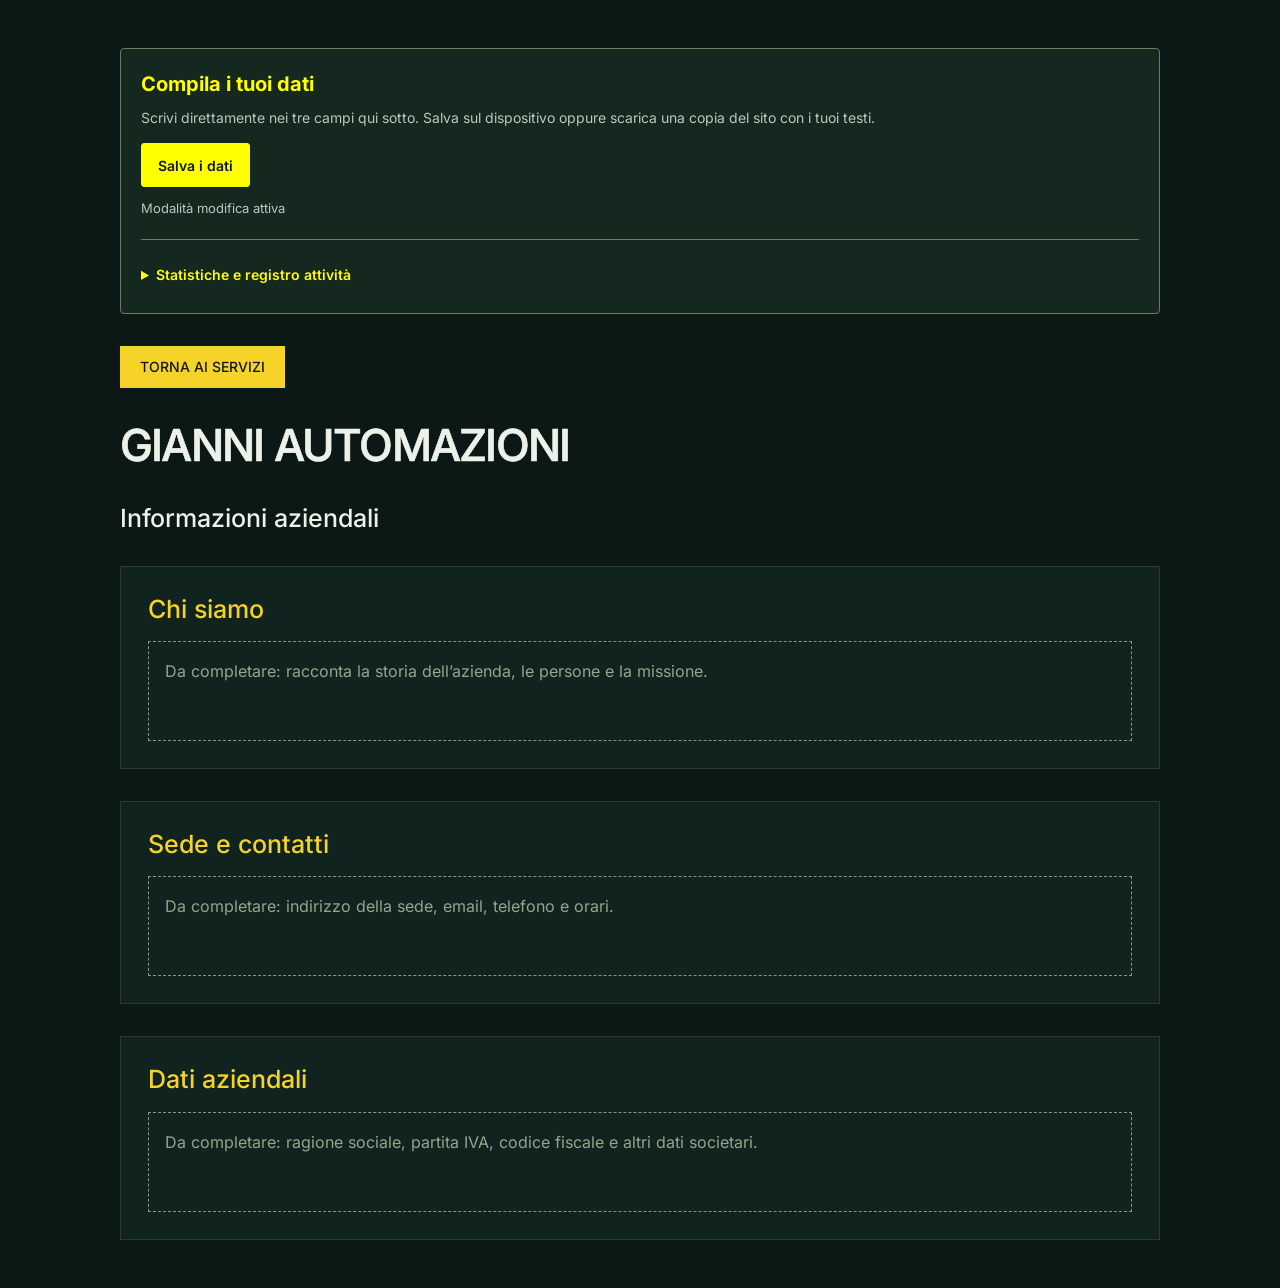
<file: gianni-automazioni-github/azienda.html>
<!DOCTYPE html>

<html lang="it"><head><meta charset="utf-8"/><meta content="width=device-width,initial-scale=1" name="viewport"/><meta content="Gianni Automazioni — servizi e prezzi: siti web, software intelligenti, automazioni aziendali e gestione social." name="description"/><title>Informazioni aziendali — GIANNI AUTOMAZIONI</title><link href="fonts.css" rel="stylesheet"/><link href="original.css" rel="stylesheet"/><link href="interactions.css" rel="stylesheet"/></head><body class="company-page"><main><div class="dw9rfum"><style data-framer-html-style="">html body { background: var(--token-hb8r1c4Ng); }</style><div class="framer-xisOi framer-4UgKJ framer-Or1X9 framer-GNYQ2 framer-4O1sx framer-187b6yg" data-framer-root="" style="min-height: 100%; width: 100%;"><div class="framer-11c7b5u" data-framer-name="Informazioni aziendali"><section aria-label="Modifica i tuoi dati" class="company-editor"><strong>Compila i tuoi dati</strong><p>Scrivi direttamente nei tre campi qui sotto. Salva sul dispositivo oppure scarica una copia del sito con i tuoi testi.</p><div class="company-editor-actions"><button data-save-company="" type="button">Salva i dati</button><button data-export-company="" type="button">Scarica il sito compilato</button></div><span aria-live="polite" class="company-editor-status" role="status">Modalità modifica attiva</span></section><a class="framer-gi6tdm framer-a2plgc" data-framer-name="Torna agli ascensori" href="index.html"><div class="framer-mhi0jl" data-framer-component-type="RichTextContainer" data-framer-name="Torna ai servizi" style="transform: none;"><p class="framer-text framer-styles-preset-8d2npc" data-styles-preset="B8haMLNzw" dir="auto" style="--framer-text-color: var(--token-TfMWHrtQT);"><span class="framer-text" style="--framer-text-color: var(--token-TfMWHrtQT);">TORNA AI SERVIZI</span></p></div></a><div class="framer-1g3kyao" data-framer-component-type="RichTextContainer" data-framer-name="GIANNI AUTOMAZIONI" style="transform: none;"><h2 class="framer-text framer-styles-preset-13cf41d" data-styles-preset="v4TqwzVMF" dir="auto">GIANNI AUTOMAZIONI</h2></div><div class="framer-9rnuqq" data-framer-component-type="RichTextContainer" data-framer-name="Informazioni aziendali" style="transform: none;"><h3 class="framer-text framer-styles-preset-eskvso" data-styles-preset="sDqQuZJ_K" dir="auto">Informazioni aziendali</h3></div><div class="framer-r3a9pw" data-border="true" data-framer-name="Chi siamo"><div class="framer-11cl234" data-framer-component-type="RichTextContainer" data-framer-name="Chi siamo" style="transform: none;"><h3 class="framer-text framer-styles-preset-eskvso" data-styles-preset="sDqQuZJ_K" dir="auto" style="--framer-text-color: var(--token-lbFXDtGIm);"><span class="framer-text" style="--framer-text-color: var(--token-lbFXDtGIm);">Chi siamo</span></h3></div><div class="framer-1hbfuoa" data-framer-component-type="RichTextContainer" data-framer-name="Da completare" style="transform: none;"><p aria-label="Modifica Chi siamo" aria-multiline="true" class="framer-text framer-styles-preset-rq721e" contenteditable="true" data-company-field="0" data-placeholder="Da completare: racconta la storia dell’azienda, le persone e la missione." data-styles-preset="rIUy8YoHb" dir="auto" role="textbox" spellcheck="true" tabindex="0"></p></div></div><div class="framer-1ujq4ee" data-border="true" data-framer-name="Sede e contatti"><div class="framer-vz869s" data-framer-component-type="RichTextContainer" data-framer-name="Sede e contatti" style="transform: none;"><h3 class="framer-text framer-styles-preset-eskvso" data-styles-preset="sDqQuZJ_K" dir="auto" style="--framer-text-color: var(--token-lbFXDtGIm);"><span class="framer-text" style="--framer-text-color: var(--token-lbFXDtGIm);">Sede e contatti</span></h3></div><div class="framer-vuu1de" data-framer-component-type="RichTextContainer" data-framer-name="Da completare" style="transform: none;"><p aria-label="Modifica Sede e contatti" aria-multiline="true" class="framer-text framer-styles-preset-rq721e" contenteditable="true" data-company-field="1" data-placeholder="Da completare: indirizzo della sede, email, telefono e orari." data-styles-preset="rIUy8YoHb" dir="auto" role="textbox" spellcheck="true" tabindex="0"></p></div></div><div class="framer-18ta62w" data-border="true" data-framer-name="Dati aziendali"><div class="framer-18a5xrj" data-framer-component-type="RichTextContainer" data-framer-name="Dati aziendali" style="transform: none;"><h3 class="framer-text framer-styles-preset-eskvso" data-styles-preset="sDqQuZJ_K" dir="auto" style="--framer-text-color: var(--token-lbFXDtGIm);"><span class="framer-text" style="--framer-text-color: var(--token-lbFXDtGIm);">Dati aziendali</span></h3></div><div class="framer-1vuua4e" data-framer-component-type="RichTextContainer" data-framer-name="Da completare" style="transform: none;"><p aria-label="Modifica Dati aziendali" aria-multiline="true" class="framer-text framer-styles-preset-rq721e" contenteditable="true" data-company-field="2" data-placeholder="Da completare: ragione sociale, partita IVA, codice fiscale e altri dati societari." data-styles-preset="rIUy8YoHb" dir="auto" role="textbox" spellcheck="true" tabindex="0"></p></div></div></div></div><div id="overlay"></div></div></main><script src="analytics.js"></script><script src="clone.js"></script></body></html>
</file>
<file: gianni-automazioni-github/fonts.css>
@font-face {
  font-family: 'Inter';
  font-style: normal;
  font-weight: 400;
  font-display: swap;
  src: url(fonts/inter-0.ttf) format('truetype');
}
@font-face {
  font-family: 'Inter';
  font-style: normal;
  font-weight: 500;
  font-display: swap;
  src: url(fonts/inter-1.ttf) format('truetype');
}
@font-face {
  font-family: 'Inter';
  font-style: normal;
  font-weight: 600;
  font-display: swap;
  src: url(fonts/inter-2.ttf) format('truetype');
}
@font-face {
  font-family: 'Inter';
  font-style: normal;
  font-weight: 700;
  font-display: swap;
  src: url(fonts/inter-3.ttf) format('truetype');
}
</file>
<file: gianni-automazioni-github/original.css>
html, body { width: 100%; height: 100%; }
body > main { display: contents; }
:root { -webkit-font-smoothing: antialiased; }
* { -webkit-font-smoothing: inherit; }

.framerInternalUI-componentPlaceholder, .framerInternalUI-errorPlaceholder { border: calc(1px * var(--framerInternalCanvas-canvasPlaceholderContentScaleFactor, 1)) dashed currentColor; border-radius: calc(6px * var(--framerInternalCanvas-canvasPlaceholderContentScaleFactor, 1)); font-size: calc(12px * var(--framerInternalCanvas-canvasPlaceholderContentScaleFactor, 1)); }
.framerInternalUI-componentPlaceholder { border-style: solid; border-color: rgba(149, 149, 149, 0.15); background-color: rgba(149, 149, 149, 0.1); color: rgb(165, 165, 165); }
.framerInternalUI-errorPlaceholder { border-style: solid; border-color: rgba(149, 149, 149, 0.15); background-color: rgba(149, 149, 149, 0.1); color: rgb(165, 165, 165); }
.framerInternalUI-componentPlaceholder .text, .framerInternalUI-errorPlaceholder .text { transition: opacity 300ms; }
.framerInternalUI-componentPlaceholder .pending, .framerInternalUI-errorPlaceholder .pending { opacity: 0; }
body { --framer-will-change-override: none; }
@supports (background: -webkit-named-image(i)) and (not (grid-template-rows: subgrid)) {
  body { --framer-will-change-override: transform; }
}
body { --framer-will-change-filter-override: none; }
@supports (background: -webkit-named-image(i)) and (not (position-area: top right)) {
  body { --framer-will-change-filter-override: filter; }
}
[data-framer-component-type] { position: absolute; }
[data-framer-component-type="Text"] { cursor: inherit; }
[data-framer-component-text-autosized] * { white-space: pre; }
[data-framer-component-type="Text"] > * { text-align: var(--framer-text-alignment, start); }
[data-framer-component-type="Text"] span span, [data-framer-component-type="Text"] p span, [data-framer-component-type="Text"] h1 span, [data-framer-component-type="Text"] h2 span, [data-framer-component-type="Text"] h3 span, [data-framer-component-type="Text"] h4 span, [data-framer-component-type="Text"] h5 span, [data-framer-component-type="Text"] h6 span { display: block; }
[data-framer-component-type="Text"] span span span, [data-framer-component-type="Text"] p span span, [data-framer-component-type="Text"] h1 span span, [data-framer-component-type="Text"] h2 span span, [data-framer-component-type="Text"] h3 span span, [data-framer-component-type="Text"] h4 span span, [data-framer-component-type="Text"] h5 span span, [data-framer-component-type="Text"] h6 span span { display: unset; }
[data-framer-component-type="Text"] div div span, [data-framer-component-type="Text"] a div span, [data-framer-component-type="Text"] span span span, [data-framer-component-type="Text"] p span span, [data-framer-component-type="Text"] h1 span span, [data-framer-component-type="Text"] h2 span span, [data-framer-component-type="Text"] h3 span span, [data-framer-component-type="Text"] h4 span span, [data-framer-component-type="Text"] h5 span span, [data-framer-component-type="Text"] h6 span span, [data-framer-component-type="Text"] a { font-family: var(--font-family); font-style: var(--font-style); font-weight: min(calc(var(--framer-font-weight-increase, 0) + var(--font-weight, 400)), 900); color: var(--text-color); letter-spacing: var(--letter-spacing); font-size: var(--font-size); text-transform: var(--text-transform); --text-decoration: var(--framer-text-decoration-style, solid) var(--framer-text-decoration, none) var(--framer-text-decoration-color, currentcolor) var(--framer-text-decoration-thickness, auto); --text-decoration-skip-ink: var(--framer-text-decoration-skip-ink); --text-underline-offset: var(--framer-text-decoration-offset); line-height: var(--line-height); }
[data-framer-component-type="Text"] div div span, [data-framer-component-type="Text"] a div span, [data-framer-component-type="Text"] span span span, [data-framer-component-type="Text"] p span span, [data-framer-component-type="Text"] h1 span span, [data-framer-component-type="Text"] h2 span span, [data-framer-component-type="Text"] h3 span span, [data-framer-component-type="Text"] h4 span span, [data-framer-component-type="Text"] h5 span span, [data-framer-component-type="Text"] h6 span span, [data-framer-component-type="Text"] a { --font-family: var(--framer-font-family); --font-style: var(--framer-font-style); --font-weight: var(--framer-font-weight); --text-color: var(--framer-text-color); --letter-spacing: var(--framer-letter-spacing); --font-size: var(--framer-font-size); --text-transform: var(--framer-text-transform); --text-decoration: var(--framer-text-decoration-style, solid) var(--framer-text-decoration, none) var(--framer-text-decoration-color, currentcolor) var(--framer-text-decoration-thickness, auto); --text-decoration-skip-ink: var(--framer-text-decoration-skip-ink); --text-underline-offset: var(--framer-text-decoration-offset); --line-height: var(--framer-line-height); }
[data-framer-component-type="Text"] a, [data-framer-component-type="Text"] a div span, [data-framer-component-type="Text"] a span span span, [data-framer-component-type="Text"] a p span span, [data-framer-component-type="Text"] a h1 span span, [data-framer-component-type="Text"] a h2 span span, [data-framer-component-type="Text"] a h3 span span, [data-framer-component-type="Text"] a h4 span span, [data-framer-component-type="Text"] a h5 span span, [data-framer-component-type="Text"] a h6 span span { --font-family: var(--framer-link-font-family, var(--framer-font-family)); --font-style: var(--framer-link-font-style, var(--framer-font-style)); --font-weight: var(--framer-link-font-weight, var(--framer-font-weight)); --text-color: var(--framer-link-text-color, var(--framer-text-color)); --font-size: var(--framer-link-font-size, var(--framer-font-size)); --text-transform: var(--framer-link-text-transform, var(--framer-text-transform)); --text-decoration: var(--framer-link-text-decoration-style, var(--framer-text-decoration-style, solid)) var(--framer-link-text-decoration, var(--framer-text-decoration, none)) var(--framer-link-text-decoration-color, var(--framer-text-decoration-color, currentcolor)) var(--framer-link-text-decoration-thickness, var(--framer-text-decoration-thickness, auto)); --text-decoration-skip-ink: var(--framer-link-text-decoration-skip-ink, var(--framer-text-decoration-skip-ink)); --text-underline-offset: var(--framer-link-text-decoration-offset, var(--framer-text-decoration-offset)); }
[data-framer-component-type="Text"] a:hover, [data-framer-component-type="Text"] a div span:hover, [data-framer-component-type="Text"] a span span span:hover, [data-framer-component-type="Text"] a p span span:hover, [data-framer-component-type="Text"] a h1 span span:hover, [data-framer-component-type="Text"] a h2 span span:hover, [data-framer-component-type="Text"] a h3 span span:hover, [data-framer-component-type="Text"] a h4 span span:hover, [data-framer-component-type="Text"] a h5 span span:hover, [data-framer-component-type="Text"] a h6 span span:hover { --font-family: var(--framer-link-hover-font-family, var(--framer-link-font-family, var(--framer-font-family))); --font-style: var(--framer-link-hover-font-style, var(--framer-link-font-style, var(--framer-font-style))); --font-weight: var(--framer-link-hover-font-weight, var(--framer-link-font-weight, var(--framer-font-weight))); --text-color: var(--framer-link-hover-text-color, var(--framer-link-text-color, var(--framer-text-color))); --font-size: var(--framer-link-hover-font-size, var(--framer-link-font-size, var(--framer-font-size))); --text-transform: var(--framer-link-hover-text-transform, var(--framer-link-text-transform, var(--framer-text-transform))); --text-decoration: var(--framer-link-hover-text-decoration-style, var(--framer-link-text-decoration-style, var(--framer-text-decoration-style, solid))) var(--framer-link-hover-text-decoration, var(--framer-link-text-decoration, var(--framer-text-decoration, none))) var(--framer-link-hover-text-decoration-color, var(--framer-link-text-decoration-color, var(--framer-text-decoration-color, currentcolor))) var(--framer-link-hover-text-decoration-thickness, var(--framer-link-text-decoration-thickness, var(--framer-text-decoration-thickness, auto))); --text-decoration-skip-ink: var(--framer-link-hover-text-decoration-skip-ink, var(--framer-link-text-decoration-skip-ink, var(--framer-text-decoration-skip-ink))); --text-underline-offset: var(--framer-link-hover-text-decoration-offset, var(--framer-link-text-decoration-offset, var(--framer-text-decoration-offset))); }
[data-framer-component-type="Text"].isCurrent a, [data-framer-component-type="Text"].isCurrent a div span, [data-framer-component-type="Text"].isCurrent a span span span, [data-framer-component-type="Text"].isCurrent a p span span, [data-framer-component-type="Text"].isCurrent a h1 span span, [data-framer-component-type="Text"].isCurrent a h2 span span, [data-framer-component-type="Text"].isCurrent a h3 span span, [data-framer-component-type="Text"].isCurrent a h4 span span, [data-framer-component-type="Text"].isCurrent a h5 span span, [data-framer-component-type="Text"].isCurrent a h6 span span { --font-family: var(--framer-link-current-font-family, var(--framer-link-font-family, var(--framer-font-family))); --font-style: var(--framer-link-current-font-style, var(--framer-link-font-style, var(--framer-font-style))); --font-weight: var(--framer-link-current-font-weight, var(--framer-link-font-weight, var(--framer-font-weight))); --text-color: var(--framer-link-current-text-color, var(--framer-link-text-color, var(--framer-text-color))); --font-size: var(--framer-link-current-font-size, var(--framer-link-font-size, var(--framer-font-size))); --text-transform: var(--framer-link-current-text-transform, var(--framer-link-text-transform, var(--framer-text-transform))); --text-decoration: var(--framer-link-current-text-decoration-style, var(--framer-link-text-decoration-style, var(--framer-text-decoration-style, solid))) var(--framer-link-current-text-decoration, var(--framer-link-text-decoration, var(--framer-text-decoration, none))) var(--framer-link-current-text-decoration-color, var(--framer-link-text-decoration-color, var(--framer-text-decoration-color, currentcolor))) var(--framer-link-current-text-decoration-thickness, var(--framer-link-text-decoration-thickness, var(--framer-text-decoration-thickness, auto))); --text-decoration-skip-ink: var(--framer-link-current-text-decoration-skip-ink, var(--framer-link-text-decoration-skip-ink, var(--framer-text-decoration-skip-ink))); --text-underline-offset: var(--framer-link-current-text-decoration-offset, var(--framer-link-text-decoration-offset, var(--framer-text-decoration-offset))); }
[data-framer-component-type="RichTextContainer"] { display: flex; flex-direction: column; justify-content: flex-start; outline: none; flex-shrink: 0; }
p.framer-text, div.framer-text, figure.framer-text, h1.framer-text, h2.framer-text, h3.framer-text, h4.framer-text, h5.framer-text, h6.framer-text, ol.framer-text, ul.framer-text { margin: 0px; padding: 0px; }
p.framer-text, div.framer-text, h1.framer-text, h2.framer-text, h3.framer-text, h4.framer-text, h5.framer-text, h6.framer-text, li.framer-text, ol.framer-text, ul.framer-text, mark.framer-text, span.framer-text:not([data-text-fill]) { font-family: var(--framer-font-family-preview, var(--framer-blockquote-font-family, var(--framer-font-family, Inter, Inter Placeholder, sans-serif))); font-style: var(--framer-font-style-preview, var(--framer-blockquote-font-style, var(--framer-font-style, normal))); font-weight: var(--framer-font-weight-preview, var(--framer-blockquote-font-weight, var(--framer-font-weight, 400))); color: var(--framer-blockquote-text-color, var(--framer-text-color, #000)); font-size: calc(var(--framer-blockquote-font-size, var(--framer-font-size, 16px)) * var(--framer-font-size-scale, 1)); letter-spacing: var(--framer-blockquote-letter-spacing, var(--framer-letter-spacing, 0)); text-transform: var(--framer-blockquote-text-transform, var(--framer-text-transform, none)); text-decoration-line: var(--framer-blockquote-text-decoration, var(--framer-text-decoration, initial)); text-decoration-style: var(--framer-blockquote-text-decoration-style, var(--framer-text-decoration-style, initial)); text-decoration-color: var(--framer-blockquote-text-decoration-color, var(--framer-text-decoration-color, initial)); text-decoration-thickness: var(--framer-blockquote-text-decoration-thickness, var(--framer-text-decoration-thickness, initial)); text-decoration-skip-ink: var(--framer-blockquote-text-decoration-skip-ink, var(--framer-text-decoration-skip-ink, initial)); text-underline-offset: var(--framer-blockquote-text-decoration-offset, var(--framer-text-decoration-offset, initial)); line-height: var(--framer-blockquote-line-height, var(--framer-line-height, 1.2em)); text-align: var(--framer-blockquote-text-alignment, var(--framer-text-alignment, start)); -webkit-text-stroke-width: var(--framer-text-stroke-width, initial); -webkit-text-stroke-color: var(--framer-text-stroke-color, initial); font-feature-settings: var(--framer-font-open-type-features, initial); font-variation-settings: var(--framer-font-variation-axes-preview, var(--framer-font-variation-axes, normal)); text-wrap: var(--framer-text-wrap-override, var(--framer-text-wrap)); }
mark.framer-text, p.framer-text, div.framer-text, h1.framer-text, h2.framer-text, h3.framer-text, h4.framer-text, h5.framer-text, h6.framer-text, li.framer-text, ol.framer-text, ul.framer-text { background-color: var(--framer-blockquote-text-background-color, var(--framer-text-background-color, initial)); border-radius: var(--framer-blockquote-text-background-radius, var(--framer-text-background-radius, initial)); corner-shape: var(--framer-blockquote-text-background-corner-shape, var(--framer-text-background-corner-shape, initial)); padding: var(--framer-blockquote-text-background-padding, var(--framer-text-background-padding, initial)); }
@supports not (color: color(display-p3 1 1 1)) {
  p.framer-text, div.framer-text, h1.framer-text, h2.framer-text, h3.framer-text, h4.framer-text, h5.framer-text, h6.framer-text, li.framer-text, ol.framer-text, ul.framer-text, span.framer-text:not([data-text-fill]) { color: var(--framer-blockquote-text-color-rgb, var(--framer-blockquote-text-color, var(--framer-text-color-rgb, var(--framer-text-color, #000)))); -webkit-text-stroke-color: var(--framer-text-stroke-color-rgb, var(--framer-text-stroke-color, initial)); }
  mark.framer-text { background-color: var(--framer-blockquote-text-background-color-rgb, var(--framer-blockquote-text-background-color, var(--framer-text-background-color-rgb, var(--framer-text-background-color, initial)))); }
}
.framer-fit-text .framer-text { white-space: pre; }
strong.framer-text { font-family: var(--framer-blockquote-font-family-bold, var(--framer-font-family-bold)); font-style: var(--framer-blockquote-font-style-bold, var(--framer-font-style-bold)); font-weight: var(--framer-blockquote-font-weight-bold, var(--framer-font-weight-bold, bolder)); font-variation-settings: var(--framer-blockquote-font-variation-axes-bold, var(--framer-font-variation-axes-bold)); }
em.framer-text { font-family: var(--framer-blockquote-font-family-italic, var(--framer-font-family-italic)); font-style: var(--framer-blockquote-font-style-italic, var(--framer-font-style-italic, italic)); font-weight: var(--framer-blockquote-font-weight-italic, var(--framer-font-weight-italic)); font-variation-settings: var(--framer-blockquote-font-variation-axes-italic, var(--framer-font-variation-axes-italic)); }
em.framer-text > strong.framer-text { font-family: var(--framer-blockquote-font-family-bold-italic, var(--framer-font-family-bold-italic)); font-style: var(--framer-blockquote-font-style-bold-italic, var(--framer-font-style-bold-italic, italic)); font-weight: var(--framer-blockquote-font-weight-bold-italic, var(--framer-font-weight-bold-italic, bolder)); font-variation-settings: var(--framer-blockquote-font-variation-axes-bold-italic, var(--framer-font-variation-axes-bold-italic)); }
p.framer-text:not(:first-child), div.framer-text:not(:first-child), h1.framer-text:not(:first-child), h2.framer-text:not(:first-child), h3.framer-text:not(:first-child), h4.framer-text:not(:first-child), h5.framer-text:not(:first-child), h6.framer-text:not(:first-child), ol.framer-text:not(:first-child), ul.framer-text:not(:first-child), blockquote.framer-text:not(:first-child), table.framer-text:not(:first-child), figure.framer-text:not(:first-child), .framer-image.framer-text:not(:first-child) { margin-top: var(--framer-blockquote-paragraph-spacing, var(--framer-paragraph-spacing, 0)); }
li.framer-text > ul.framer-text:nth-child(2), li.framer-text > ol.framer-text:nth-child(2) { margin-top: 0px; }
.framer-text[data-text-fill] { display: inline-block; background-clip: text; -webkit-text-fill-color: transparent; padding: max(0em, calc(calc(1.3em - var(--framer-blockquote-line-height, var(--framer-line-height, 1.3em))) / 2)); margin: min(0em, calc(calc(1.3em - var(--framer-blockquote-line-height, var(--framer-line-height, 1.3em))) / -2)); }
code.framer-text, code.framer-text span.framer-text:not([data-text-fill]) { font-family: var(--framer-code-font-family, var(--framer-font-family, Inter, Inter Placeholder, sans-serif)); font-style: var(--framer-blockquote-font-style, var(--framer-code-font-style, var(--framer-font-style, normal))); font-weight: var(--framer-blockquote-font-weight, var(--framer-code-font-weight, var(--framer-font-weight, 400))); color: var(--framer-blockquote-text-color, var(--framer-code-text-color, var(--framer-text-color, #000))); font-size: calc(var(--framer-blockquote-font-size, var(--framer-font-size, 16px)) * var(--framer-font-size-scale, 1)); letter-spacing: var(--framer-blockquote-letter-spacing, var(--framer-letter-spacing, 0)); line-height: var(--framer-blockquote-line-height, var(--framer-line-height, 1.2em)); }
@supports not (color: color(display-p3 1 1 1)) {
  code.framer-text, code.framer-text span.framer-text:not([data-text-fill]) { color: var(--framer-blockquote-text-color-rgb, var(--framer-blockquote-text-color, var(--framer-code-text-color-rgb, var(--framer-code-text-color, var(--framer-text-color-rgb, var(--framer-text-color, #000)))))); }
}
blockquote.framer-text { margin-block: initial; margin-inline: initial; unicode-bidi: initial; }
a.framer-text, a.framer-text span.framer-text:not([data-text-fill]), span.framer-text[data-nested-link], span.framer-text[data-nested-link] span.framer-text:not([data-text-fill]) { color: inherit; font-family: var(--framer-font-family-preview, var(--framer-link-font-family, var(--framer-blockquote-font-family, var(--framer-font-family, Inter, Inter Placeholder, sans-serif)))); font-style: var(--framer-font-style-preview, var(--framer-link-font-style, var(--framer-blockquote-font-style, var(--framer-font-style, normal)))); font-weight: var(--framer-font-weight-preview, var(--framer-link-font-weight, var(--framer-blockquote-font-weight, var(--framer-font-weight, 400)))); font-size: calc(var(--framer-blockquote-font-size, var(--framer-font-size, 16px)) * var(--framer-font-size-scale, 1)); text-transform: var(--framer-link-text-transform, var(--framer-blockquote-text-transform, var(--framer-text-transform, none))); cursor: var(--framer-custom-cursors, pointer); background-color: initial; border-radius: var(--framer-link-text-background-radius, initial); corner-shape: var(--framer-link-text-background-corner-shape, initial); padding: var(--framer-link-text-background-padding, initial); }
a.framer-text, span.framer-text[data-nested-link] { color: var(--framer-link-text-color, var(--framer-blockquote-text-color, var(--framer-text-color, #000))); text-decoration-line: var(--framer-link-text-decoration, var(--framer-blockquote-text-decoration, var(--framer-text-decoration, initial))); text-decoration-style: var(--framer-link-text-decoration-style, var(--framer-blockquote-text-decoration-style, var(--framer-text-decoration-style, initial))); text-decoration-color: var(--framer-link-text-decoration-color, var(--framer-blockquote-text-decoration-color, var(--framer-text-decoration-color, initial))); text-decoration-thickness: var(--framer-link-text-decoration-thickness, var(--framer-blockquote-text-decoration-thickness, var(--framer-text-decoration-thickness, initial))); text-decoration-skip-ink: var(--framer-link-text-decoration-skip-ink, var(--framer-blockquote-text-decoration-skip-ink, var(--framer-text-decoration-skip-ink, initial))); text-underline-offset: var(--framer-link-text-decoration-offset, var(--framer-blockquote-text-decoration-offset, var(--framer-text-decoration-offset, initial))); background-color: var(--framer-link-text-background-color, initial); }
@supports not (color: color(display-p3 1 1 1)) {
  a.framer-text, span.framer-text[data-nested-link] { color: var(--framer-link-text-color-rgb, var(--framer-link-text-color, var(--framer-blockquote-text-color-rgb, var(--framer-blockquote-text-color, var(--framer-text-color-rgb, var(--framer-text-color, #000)))))); background-color: var(--framer-link-text-background-color-rgb, var(--framer-link-text-background-color, initial)); text-decoration-color: var(--framer-link-text-decoration-color-rgb, var(--framer-link-text-decoration-color, var(--framer-text-decoration-color-rgb, var(--framer-text-decoration-color, currentcolor)))); }
}
code.framer-text a.framer-text, code.framer-text a.framer-text span.framer-text:not([data-text-fill]), code.framer-text span.framer-text[data-nested-link], code.framer-text span.framer-text[data-nested-link] span.framer-text:not([data-text-fill]) { font-family: var(--framer-code-font-family, var(--framer-font-family, Inter, Inter Placeholder, sans-serif)); font-style: var(--framer-blockquote-font-style, var(--framer-code-font-style, var(--framer-font-style, normal))); font-weight: var(--framer-blockquote-font-weight, var(--framer-code-font-weight, var(--framer-font-weight, 400))); color: inherit; font-size: calc(var(--framer-blockquote-font-size, var(--framer-font-size, 16px)) * var(--framer-font-size-scale, 1)); }
code.framer-text a.framer-text, code.framer-text span.framer-text[data-nested-link] { color: var(--framer-link-text-color, var(--framer-blockquote-text-color, var(--framer-code-text-color, var(--framer-text-color, #000)))); }
@supports not (color: color(display-p3 1 1 1)) {
  code.framer-text a.framer-text, code.framer-text a.framer-text span.framer-text:not([data-text-fill]), code.framer-text span.framer-text[data-nested-link], code.framer-text span.framer-text[data-nested-link] span.framer-text:not([data-text-fill]) { color: var(--framer-link-text-color-rgb, var(--framer-link-text-color, var(--framer-blockquote-text-color-rgb, var(--framer-blockquote-text-color, var(--framer-code-text-color-rgb, var(--framer-code-text-color, var(--framer-text-color-rgb, var(--framer-text-color, #000)))))))); }
}
a.framer-text:where(:not(.framer-image)):hover, a.framer-text:hover span.framer-text:not([data-text-fill]), span.framer-text[data-nested-link]:hover, span.framer-text[data-nested-link]:hover span.framer-text:not([data-text-fill]) { font-family: var(--framer-font-family-preview, var(--framer-link-hover-font-family, var(--framer-link-font-family, var(--framer-blockquote-font-family, var(--framer-font-family, Inter, Inter Placeholder, sans-serif))))); font-style: var(--framer-font-style-preview, var(--framer-link-hover-font-style, var(--framer-link-font-style, var(--framer-blockquote-font-style, var(--framer-font-style, normal))))); font-weight: var(--framer-font-weight-preview, var(--framer-link-hover-font-weight, var(--framer-link-font-weight, var(--framer-blockquote-font-weight, var(--framer-font-weight, 400))))); font-size: calc(var(--framer-link-hover-font-size, var(--framer-blockquote-font-size, var(--framer-font-size, 16px))) * var(--framer-font-size-scale, 1)); text-transform: var(--framer-link-hover-text-transform, var(--framer-link-text-transform, var(--framer-blockquote-text-transform, var(--framer-text-transform, none)))); border-radius: var(--framer-link-hover-text-background-radius, var(--framer-link-text-background-radius, var(--framer-text-background-radius, initial))); corner-shape: var(--framer-link-hover-text-background-corner-shape, var(--framer-link-text-background-corner-shape, var(--framer-text-background-corner-shape, initial))); padding: var(--framer-link-hover-text-background-padding, var(--framer-link-text-background-padding, var(--framer-text-background-padding, initial))); }
a.framer-text:hover, span.framer-text[data-nested-link]:hover { color: var(--framer-link-hover-text-color, var(--framer-link-text-color, var(--framer-blockquote-text-color, var(--framer-text-color, #000)))); text-decoration-line: var(--framer-link-hover-text-decoration, var(--framer-link-text-decoration, var(--framer-blockquote-text-decoration, var(--framer-text-decoration, initial)))); text-decoration-style: var(--framer-link-hover-text-decoration-style, var(--framer-link-text-decoration-style, var(--framer-blockquote-text-decoration-style, var(--framer-text-decoration-style, initial)))); text-decoration-color: var(--framer-link-hover-text-decoration-color, var(--framer-link-text-decoration-color, var(--framer-blockquote-text-decoration-color, var(--framer-text-decoration-color, initial)))); text-decoration-thickness: var(--framer-link-hover-text-decoration-thickness, var(--framer-link-text-decoration-thickness, var(--framer-blockquote-text-decoration-thickness, var(--framer-text-decoration-thickness, initial)))); text-decoration-skip-ink: var(--framer-link-hover-text-decoration-skip-ink, var(--framer-link-text-decoration-skip-ink, var(--framer-blockquote-text-decoration-skip-ink, var(--framer-text-decoration-skip-ink, initial)))); text-underline-offset: var(--framer-link-hover-text-decoration-offset, var(--framer-link-text-decoration-offset, var(--framer-blockquote-text-decoration-offset, var(--framer-text-decoration-offset, initial)))); background-color: var(--framer-link-hover-text-background-color, var(--framer-link-text-background-color, var(--framer-text-background-color, initial))); }
@supports not (color: color(display-p3 1 1 1)) {
  a.framer-text:hover, span.framer-text[data-nested-link]:hover { color: var(--framer-link-hover-text-color-rgb, var(--framer-link-hover-text-color, var(--framer-link-text-color-rgb, var(--framer-link-text-color, var(--framer-blockquote-text-color-rgb, var(--framer-blockquote-text-color, var(--framer-text-color-rgb, var(--framer-text-color, #000)))))))); background-color: var(--framer-link-hover-text-background-color-rgb, var(--framer-link-hover-text-background-color, var(--framer-link-text-background-color-rgb, var(--framer-link-text-background-color, var(--framer-text-background-color-rgb, var(--framer-text-background-color, initial)))))); text-decoration-color: var(--framer-link-hover-text-decoration-color-rgb, var(--framer-link-hover-text-decoration-color, var(--framer-link-text-decoration-color-rgb, var(--framer-link-text-decoration-color, var(--framer-text-decoration-color-rgb, var(--framer-text-decoration-color, currentcolor)))))); }
}
code.framer-text a.framer-text:hover, code.framer-text span.framer-text[data-nested-link]:hover { color: var(--framer-link-hover-text-color, var(--framer-link-text-color, var(--framer-blockquote-text-color, var(--framer-code-text-color, var(--framer-text-color, #000))))); }
@supports not (color: color(display-p3 1 1 1)) {
  code.framer-text a.framer-text:hover, code.framer-text span.framer-text[data-nested-link]:hover { color: var(--framer-link-hover-text-color-rgb, var(--framer-link-hover-text-color, var(--framer-link-text-color-rgb, var(--framer-link-text-color, var(--framer-blockquote-text-color-rgb, var(--framer-blockquote-text-color, var(--framer-code-text-color-rgb, var(--framer-code-text-color, var(--framer-text-color-rgb, var(--framer-text-color, #000)))))))))); }
}
a.framer-text:where(:not(.framer-image))[data-framer-page-link-current], a.framer-text[data-framer-page-link-current] span.framer-text:not([data-text-fill]), span.framer-text[data-framer-page-link-current], span.framer-text[data-framer-page-link-current] span.framer-text:not([data-text-fill]) { font-family: var(--framer-font-family-preview, var(--framer-link-current-font-family, var(--framer-link-font-family, var(--framer-font-family, Inter, Inter Placeholder, sans-serif)))); font-style: var(--framer-font-style-preview, var(--framer-link-current-font-style, var(--framer-link-font-style, var(--framer-font-style, normal)))); font-weight: var(--framer-font-weight-preview, var(--framer-link-current-font-weight, var(--framer-link-font-weight, var(--framer-font-weight, 400)))); font-size: calc(var(--framer-link-current-font-size, var(--framer-link-font-size, var(--framer-font-size, 16px))) * var(--framer-font-size-scale, 1)); text-transform: var(--framer-link-current-text-transform, var(--framer-link-text-transform, var(--framer-text-transform, none))); border-radius: var(--framer-link-current-text-background-radius, var(--framer-link-text-background-radius, initial)); corner-shape: var(--framer-link-current-text-background-corner-shape, var(--framer-link-text-background-corner-shape, initial)); padding: var(--framer-link-current-text-background-padding, var(--framer-link-text-background-padding, initial)); }
a.framer-text[data-framer-page-link-current], span.framer-text[data-framer-page-link-current] { color: var(--framer-link-current-text-color, var(--framer-link-text-color, var(--framer-text-color, #000))); text-decoration-line: var(--framer-link-current-text-decoration, var(--framer-link-text-decoration, var(--framer-text-decoration, initial))); text-decoration-style: var(--framer-link-current-text-decoration-style, var(--framer-link-text-decoration-style, var(--framer-text-decoration-style, initial))); text-decoration-color: var(--framer-link-current-text-decoration-color, var(--framer-link-text-decoration-color, var(--framer-text-decoration-color, initial))); text-decoration-thickness: var(--framer-link-current-text-decoration-thickness, var(--framer-link-text-decoration-thickness, var(--framer-text-decoration-thickness, initial))); text-decoration-skip-ink: var(--framer-link-current-text-decoration-skip-ink, var(--framer-link-text-decoration-skip-ink, var(--framer-text-decoration-skip-ink, initial))); text-underline-offset: var(--framer-link-current-text-decoration-offset, var(--framer-link-text-decoration-offset, var(--framer-text-decoration-offset, initial))); background-color: var(--framer-link-current-text-background-color, var(--framer-link-text-background-color, var(--framer-text-background-color, initial))); }
@supports not (color: color(display-p3 1 1 1)) {
  a.framer-text[data-framer-page-link-current], span.framer-text[data-framer-page-link-current] { color: var(--framer-link-current-text-color-rgb, var(--framer-link-current-text-color, var(--framer-link-text-color-rgb, var(--framer-link-text-color, var(--framer-text-color-rgb, var(--framer-text-color, #000)))))); background-color: var(--framer-link-current-text-background-color-rgb, var(--framer-link-current-text-background-color, var(--framer-link-text-background-color-rgb, var(--framer-link-text-background-color, var(--framer-text-background-color-rgb, var(--framer-text-background-color, initial)))))); text-decoration-color: var(--framer-link-current-text-decoration-color-rgb, var(--framer-link-current-text-decoration-color, var(--framer-link-text-decoration-color-rgb, var(--framer-link-text-decoration-color, var(--framer-text-decoration-color-rgb, var(--framer-text-decoration-color, currentcolor)))))); }
}
code.framer-text a.framer-text[data-framer-page-link-current], code.framer-text a.framer-text[data-framer-page-link-current] span.framer-text:not([data-text-fill]), code.framer-text span.framer-text[data-framer-page-link-current], code.framer-text span.framer-text[data-framer-page-link-current] span.framer-text:not([data-text-fill]) { font-family: var(--framer-code-font-family, var(--framer-font-family, Inter, Inter Placeholder, sans-serif)); font-style: var(--framer-code-font-style, var(--framer-font-style, normal)); font-weight: var(--framer-code-font-weight, var(--framer-font-weight, 400)); color: inherit; font-size: calc(var(--framer-link-current-font-size, var(--framer-link-font-size, var(--framer-font-size, 16px))) * var(--framer-font-size-scale, 1)); }
code.framer-text a.framer-text[data-framer-page-link-current], code.framer-text span.framer-text[data-framer-page-link-current] { color: var(--framer-link-current-text-color, var(--framer-link-text-color, var(--framer-code-text-color, var(--framer-text-color, #000)))); }
@supports not (color: color(display-p3 1 1 1)) {
  code.framer-text a.framer-text[data-framer-page-link-current], code.framer-text a.framer-text[data-framer-page-link-current] span.framer-text:not([data-text-fill]), code.framer-text span.framer-text[data-framer-page-link-current], code.framer-text span.framer-text[data-framer-page-link-current] span.framer-text:not([data-text-fill]) { color: var(--framer-link-current-text-color-rgb, var(--framer-link-current-text-color, var(--framer-link-text-color-rgb, var(--framer-link-text-color, var(--framer-code-text-color-rgb, var(--framer-code-text-color, var(--framer-text-color-rgb, var(--framer-text-color, #000)))))))); background-color: var(--framer-link-current-text-background-color-rgb, var(--framer-link-current-text-background-color, var(--framer-link-text-background-color-rgb, var(--framer-link-text-background-color, var(--framer-text-background-color-rgb, var(--framer-text-background-color, initial)))))); }
}
a.framer-text:where(:not(.framer-image))[data-framer-page-link-current]:hover, a.framer-text[data-framer-page-link-current]:hover span.framer-text:not([data-text-fill]), span.framer-text[data-framer-page-link-current]:hover, span.framer-text[data-framer-page-link-current]:hover span.framer-text:not([data-text-fill]) { color: inherit; font-family: var(--framer-font-family-preview, var(--framer-link-hover-font-family, var(--framer-link-current-font-family, var(--framer-link-font-family, var(--framer-font-family, Inter, Inter Placeholder, sans-serif))))); font-style: var(--framer-font-style-preview, var(--framer-link-hover-font-style, var(--framer-link-current-font-style, var(--framer-link-font-style, var(--framer-font-style, normal))))); font-weight: var(--framer-font-weight-preview, var(--framer-link-hover-font-weight, var(--framer-link-current-font-weight, var(--framer-link-font-weight, var(--framer-font-weight, 400))))); font-size: calc(var(--framer-link-hover-font-size, var(--framer-link-current-font-size, var(--framer-link-font-size, var(--framer-font-size, 16px)))) * var(--framer-font-size-scale, 1)); text-transform: var(--framer-link-hover-text-transform, var(--framer-link-current-text-transform, var(--framer-link-text-transform, var(--framer-text-transform, none)))); border-radius: var(--framer-link-hover-text-background-radius, var(--framer-link-current-text-background-radius, var(--framer-link-text-background-radius, initial))); corner-shape: var(--framer-link-hover-text-background-corner-shape, var(--framer-link-current-text-background-corner-shape, var(--framer-link-text-background-corner-shape, initial))); padding: var(--framer-link-hover-text-background-padding, var(--framer-link-current-text-background-padding, var(--framer-link-text-background-padding, initial))); }
a.framer-text[data-framer-page-link-current]:hover, span.framer-text[data-framer-page-link-current]:hover { color: var(--framer-link-hover-text-color, var(--framer-link-current-text-color, var(--framer-link-text-color, var(--framer-text-color, #000)))); text-decoration-line: var(--framer-link-hover-text-decoration, var(--framer-link-current-text-decoration, var(--framer-link-text-decoration, var(--framer-text-decoration, initial)))); text-decoration-style: var(--framer-link-hover-text-decoration-style, var(--framer-link-current-text-decoration-style, var(--framer-link-text-decoration-style, var(--framer-text-decoration-style, initial)))); text-decoration-color: var(--framer-link-hover-text-decoration-color, var(--framer-link-current-text-decoration-color, var(--framer-link-text-decoration-color, var(--framer-text-decoration-color, initial)))); text-decoration-thickness: var(--framer-link-hover-text-decoration-thickness, var(--framer-link-current-text-decoration-thickness, var(--framer-link-text-decoration-thickness, var(--framer-text-decoration-thickness, initial)))); text-decoration-skip-ink: var(--framer-link-hover-text-decoration-skip-ink, var(--framer-link-current-text-decoration-skip-ink, var(--framer-link-text-decoration-skip-ink, var(--framer-text-decoration-skip-ink, initial)))); text-underline-offset: var(--framer-link-hover-text-decoration-offset, var(--framer-link-current-text-decoration-offset, var(--framer-link-text-decoration-offset, var(--framer-text-decoration-offset, initial)))); background-color: var(--framer-link-hover-text-background-color, var(--framer-link-current-text-background-color, var(--framer-link-text-background-color, initial))); }
@supports not (color: color(display-p3 1 1 1)) {
  a.framer-text[data-framer-page-link-current]:hover, span.framer-text[data-framer-page-link-current]:hover { color: var(--framer-link-hover-text-color-rgb, var(--framer-link-hover-text-color, var(--framer-link-current-text-color-rgb, var(--framer-link-current-text-color, var(--framer-link-text-color-rgb, var(--framer-link-text-color, var(--framer-code-text-color-rgb, var(--framer-code-text-color, var(--framer-text-color-rgb, var(--framer-text-color, #000)))))))))); background-color: var(--framer-link-hover-text-background-color-rgb, var(--framer-link-hover-text-background-color, var(--framer-link-current-text-background-color-rgb, var(--framer-link-current-text-background-color, var(--framer-link-text-background-color-rgb, var(--framer-link-text-background-color, initial)))))); text-decoration-color: var(--framer-link-hover-text-decoration-color-rgb, var(--framer-link-hover-text-decoration-color, var(--framer-link-current-text-decoration-color-rgb, var(--framer-link-current-text-decoration-color, var(--framer-link-text-decoration-color-rgb, var(--framer-link-text-decoration-color, var(--framer-text-decoration-color-rgb, var(--framer-text-decoration-color, currentcolor)))))))); }
}
code.framer-text a.framer-text[data-framer-page-link-current]:hover, code.framer-text span.framer-text[data-framer-page-link-current]:hover { color: var(--framer-link-hover-text-color, var(--framer-link-current-text-color, var(--framer-link-text-color, var(--framer-code-text-color, var(--framer-text-color, #000))))); }
@supports not (color: color(display-p3 1 1 1)) {
  code.framer-text a.framer-text[data-framer-page-link-current]:hover, code.framer-text a.framer-text[data-framer-page-link-current]:hover span.framer-text:not([data-text-fill]), code.framer-text span.framer-text[data-framer-page-link-current]:hover, code.framer-text span.framer-text[data-framer-page-link-current]:hover span.framer-text:not([data-text-fill]) { color: var(--framer-link-hover-text-color-rgb, var(--framer-link-hover-text-color, var(--framer-link-current-text-color-rgb, var(--framer-link-current-text-color, var(--framer-link-text-color-rgb, var(--framer-link-text-color, var(--framer-code-text-color-rgb, var(--framer-code-text-color, var(--framer-text-color-rgb, var(--framer-text-color, #000)))))))))); background-color: var(--framer-link-hover-text-background-color-rgb, var(--framer-link-hover-text-background-color, var(--framer-link-current-text-background-color-rgb, var(--framer-link-current-text-background-color, var(--framer-link-text-background-color-rgb, var(--framer-link-text-background-color, initial)))))); }
}
.framer-image.framer-text { display: block; max-width: 100%; height: auto; }
a.framer-image.framer-text { border-width: medium; border-style: none; border-color: currentcolor; border-image: none; box-shadow: none; }
.text-styles-preset-reset.framer-text { --framer-font-family: Inter, Inter Placeholder, sans-serif; --framer-font-style: normal; --framer-font-weight: 500; --framer-text-color: #000; --framer-font-size: 16px; --framer-letter-spacing: 0; --framer-text-transform: none; --framer-text-decoration: none; --framer-text-decoration-style: none; --framer-text-decoration-color: none; --framer-text-decoration-thickness: none; --framer-text-decoration-skip-ink: none; --framer-text-decoration-offset: none; --framer-line-height: 1.2em; --framer-text-alignment: start; --framer-font-open-type-features: normal; --framer-text-background-color: initial; --framer-text-background-radius: initial; --framer-text-background-corner-shape: initial; --framer-text-background-padding: initial; }
ol.framer-text { --list-style-type: decimal; }
ul.framer-text, ol.framer-text { padding-inline-start: 0px; position: relative; }
li.framer-text { counter-increment: list-item 1; list-style: ""; padding-inline-start: 2ch; }
ol.framer-text > li.framer-text { padding-inline-start: calc(calc(var(--max-list-digits, 1) + 1) * 1ch); }
ol.framer-text > li.framer-text::before { position: absolute; inset-inline-start: 0px; content: counter(list-item, var(--list-style-type)) "."; font-variant-numeric: tabular-nums; }
ul.framer-text > li.framer-text::before { position: absolute; inset-inline-start: 0px; content: "•"; }
.framer-table-wrapper { overflow-x: auto; }
table.framer-text, .framer-table-wrapper table.framer-text { border-collapse: separate; border-spacing: 0px; table-layout: auto; word-break: normal; width: 100%; }
td.framer-text, th.framer-text { min-width: 16ch; overflow-wrap: anywhere; vertical-align: top; }
.framer-text-module[data-width="fill"] > :first-child, .framer-text-module[data-width="fill"] > .ssr-variant > :first-child { width: 100% !important; }
[data-framer-component-type="DeprecatedRichText"] { cursor: inherit; }
[data-framer-component-type="DeprecatedRichText"] .text-styles-preset-reset { --framer-font-family: Inter, Inter Placeholder, sans-serif; --framer-font-style: normal; --framer-font-weight: 500; --framer-text-color: #000; --framer-font-size: 16px; --framer-letter-spacing: 0; --framer-text-transform: none; --framer-text-decoration: none; --framer-line-height: 1.2em; --framer-text-alignment: start; --framer-font-open-type-features: normal; --font-variation-settings: normal; }
[data-framer-component-type="DeprecatedRichText"] p, [data-framer-component-type="DeprecatedRichText"] div, [data-framer-component-type="DeprecatedRichText"] h1, [data-framer-component-type="DeprecatedRichText"] h2, [data-framer-component-type="DeprecatedRichText"] h3, [data-framer-component-type="DeprecatedRichText"] h4, [data-framer-component-type="DeprecatedRichText"] h5, [data-framer-component-type="DeprecatedRichText"] h6 { margin: 0px; padding: 0px; }
[data-framer-component-type="DeprecatedRichText"] p, [data-framer-component-type="DeprecatedRichText"] div, [data-framer-component-type="DeprecatedRichText"] h1, [data-framer-component-type="DeprecatedRichText"] h2, [data-framer-component-type="DeprecatedRichText"] h3, [data-framer-component-type="DeprecatedRichText"] h4, [data-framer-component-type="DeprecatedRichText"] h5, [data-framer-component-type="DeprecatedRichText"] h6, [data-framer-component-type="DeprecatedRichText"] li, [data-framer-component-type="DeprecatedRichText"] ol, [data-framer-component-type="DeprecatedRichText"] ul, [data-framer-component-type="DeprecatedRichText"] span:not([data-text-fill]) { font-family: var(--framer-font-family, Inter, Inter Placeholder, sans-serif); font-style: var(--framer-font-style, normal); font-weight: var(--framer-font-weight, 400); color: var(--framer-text-color, #000); font-size: var(--framer-font-size, 16px); letter-spacing: var(--framer-letter-spacing, 0); text-transform: var(--framer-text-transform, none); text-decoration: var(--framer-text-decoration, none); line-height: var(--framer-line-height, 1.2em); text-align: var(--framer-text-alignment, start); }
[data-framer-component-type="DeprecatedRichText"] p:not(:first-child), [data-framer-component-type="DeprecatedRichText"] div:not(:first-child), [data-framer-component-type="DeprecatedRichText"] h1:not(:first-child), [data-framer-component-type="DeprecatedRichText"] h2:not(:first-child), [data-framer-component-type="DeprecatedRichText"] h3:not(:first-child), [data-framer-component-type="DeprecatedRichText"] h4:not(:first-child), [data-framer-component-type="DeprecatedRichText"] h5:not(:first-child), [data-framer-component-type="DeprecatedRichText"] h6:not(:first-child), [data-framer-component-type="DeprecatedRichText"] ol:not(:first-child), [data-framer-component-type="DeprecatedRichText"] ul:not(:first-child), [data-framer-component-type="DeprecatedRichText"] .framer-image:not(:first-child) { margin-top: var(--framer-paragraph-spacing, 0); }
[data-framer-component-type="DeprecatedRichText"] span[data-text-fill] { display: inline-block; background-clip: text; -webkit-text-fill-color: transparent; }
[data-framer-component-type="DeprecatedRichText"] a, [data-framer-component-type="DeprecatedRichText"] a span:not([data-text-fill]) { font-family: var(--framer-link-font-family, var(--framer-font-family, Inter, Inter Placeholder, sans-serif)); font-style: var(--framer-link-font-style, var(--framer-font-style, normal)); font-weight: var(--framer-link-font-weight, var(--framer-font-weight, 400)); color: var(--framer-link-text-color, var(--framer-text-color, #000)); font-size: var(--framer-link-font-size, var(--framer-font-size, 16px)); text-transform: var(--framer-link-text-transform, var(--framer-text-transform, none)); text-decoration: var(--framer-link-text-decoration, var(--framer-text-decoration, none)); }
[data-framer-component-type="DeprecatedRichText"] a:hover, [data-framer-component-type="DeprecatedRichText"] a:hover span:not([data-text-fill]) { font-family: var(--framer-link-hover-font-family, var(--framer-link-font-family, var(--framer-font-family, Inter, Inter Placeholder, sans-serif))); font-style: var(--framer-link-hover-font-style, var(--framer-link-font-style, var(--framer-font-style, normal))); font-weight: var(--framer-link-hover-font-weight, var(--framer-link-font-weight, var(--framer-font-weight, 400))); color: var(--framer-link-hover-text-color, var(--framer-link-text-color, var(--framer-text-color, #000))); font-size: var(--framer-link-hover-font-size, var(--framer-link-font-size, var(--framer-font-size, 16px))); text-transform: var(--framer-link-hover-text-transform, var(--framer-link-text-transform, var(--framer-text-transform, none))); text-decoration: var(--framer-link-hover-text-decoration, var(--framer-link-text-decoration, var(--framer-text-decoration, none))); }
[data-framer-component-type="DeprecatedRichText"] a[data-framer-page-link-current], [data-framer-component-type="DeprecatedRichText"] a[data-framer-page-link-current] span:not([data-text-fill]):not([data-nested-link]) { font-family: var(--framer-link-current-font-family, var(--framer-link-font-family, var(--framer-font-family, Inter, Inter Placeholder, sans-serif))); font-style: var(--framer-link-current-font-style, var(--framer-link-font-style, var(--framer-font-style, normal))); font-weight: var(--framer-link-current-font-weight, var(--framer-link-font-weight, var(--framer-font-weight, 400))); color: var(--framer-link-current-text-color, var(--framer-link-text-color, var(--framer-text-color, #000))); font-size: var(--framer-link-current-font-size, var(--framer-link-font-size, var(--framer-font-size, 16px))); text-transform: var(--framer-link-current-text-transform, var(--framer-link-text-transform, var(--framer-text-transform, none))); text-decoration: var(--framer-link-current-text-decoration, var(--framer-link-text-decoration, var(--framer-text-decoration, none))); }
[data-framer-component-type="DeprecatedRichText"] a[data-framer-page-link-current]:hover, [data-framer-component-type="DeprecatedRichText"] a[data-framer-page-link-current]:hover span:not([data-text-fill]):not([data-nested-link]) { font-family: var(--framer-link-hover-font-family, var(--framer-link-current-font-family, var(--framer-link-font-family, var(--framer-font-family, Inter, Inter Placeholder, sans-serif)))); font-style: var(--framer-link-hover-font-style, var(--framer-link-current-font-style, var(--framer-link-font-style, var(--framer-font-style, normal)))); font-weight: var(--framer-link-hover-font-weight, var(--framer-link-current-font-weight, var(--framer-link-font-weight, var(--framer-font-weight, 400)))); color: var(--framer-link-hover-text-color, var(--framer-link-current-text-color, var(--framer-link-text-color, var(--framer-text-color, #000)))); font-size: var(--framer-link-hover-font-size, var(--framer-link-current-font-size, var(--framer-link-font-size, var(--framer-font-size, 16px)))); text-transform: var(--framer-link-hover-text-transform, var(--framer-link-current-text-transform, var(--framer-link-text-transform, var(--framer-text-transform, none)))); text-decoration: var(--framer-link-hover-text-decoration, var(--framer-link-current-text-decoration, var(--framer-link-text-decoration, var(--framer-text-decoration, none)))); }
[data-framer-component-type="DeprecatedRichText"] strong { font-weight: bolder; }
[data-framer-component-type="DeprecatedRichText"] em { font-style: italic; }
[data-framer-component-type="DeprecatedRichText"] .framer-image { display: block; max-width: 100%; height: auto; }
[data-framer-component-type="DeprecatedRichText"] ul, [data-framer-component-type="DeprecatedRichText"] ol { display: table; width: 100%; padding-left: 0px; margin: 0px; }
[data-framer-component-type="DeprecatedRichText"] li { display: table-row; counter-increment: list-item 1; list-style: none; }
[data-framer-component-type="DeprecatedRichText"] ol > li::before { display: table-cell; width: 2.25ch; box-sizing: border-box; padding-right: 0.75ch; content: counter(list-item) "."; white-space: nowrap; }
[data-framer-component-type="DeprecatedRichText"] ul > li::before { display: table-cell; width: 2.25ch; box-sizing: border-box; padding-right: 0.75ch; content: "•"; }
[data-framer-component-type="Stack"]:not([data-framer-generated]) > *, [data-framer-component-type="Stack"]:not([data-framer-generated]) > [data-framer-component-type] { position: relative; }
navigationcontainer [data-framer-component-type="NavigationContainer"] > *, [data-framer-component-type="NavigationContainer"] > [data-framer-component-type] { position: relative; }
[data-framer-component-type="Scroll"]::-webkit-scrollbar { display: none; }
[data-framer-component-type="ScrollContentWrapper"] > * { position: relative; }
[data-framer-component-type="NativeScroll"] { }
[data-framer-component-type="NativeScroll"] > * { position: relative; }
[data-framer-component-type="NativeScroll"].direction-both { overflow: auto; }
[data-framer-component-type="NativeScroll"].direction-vertical { overflow: hidden auto; }
[data-framer-component-type="NativeScroll"].direction-horizontal { overflow: auto hidden; }
[data-framer-component-type="NativeScroll"].direction-vertical > * { width: 100% !important; }
[data-framer-component-type="NativeScroll"].direction-horizontal > * { height: 100% !important; }
[data-framer-component-type="NativeScroll"].scrollbar-hidden::-webkit-scrollbar { display: none; }
[data-framer-component-type="PageContentWrapper"] > *, [data-framer-component-type="PageContentWrapper"] > [data-framer-component-type] { position: relative; }
[data-framer-component-type="DeviceComponent"].no-device > * { width: 100% !important; height: 100% !important; }
[data-is-present="false"], [data-is-present="false"] * { pointer-events: none !important; }
[data-framer-cursor="pointer"] { cursor: pointer; }
[data-framer-cursor="grab"] { cursor: grab; }
[data-framer-cursor="grab"]:active { cursor: grabbing; }
[data-framer-component-type="Frame"] *, [data-framer-component-type="Stack"] * { pointer-events: auto; }
[data-framer-generated] * { pointer-events: unset; }
.svgContainer svg { display: block; }
[data-reset="button"] { border-width: 0px; padding: 0px; background: none; }
[data-hide-scrollbars="true"]::-webkit-scrollbar { width: 0px; height: 0px; }
[data-hide-scrollbars="true"]::-webkit-scrollbar-thumb { background: transparent; }
[data-hide-scrollbars="true"] { scrollbar-width: none; }
@supports (not (overflow: clip)) {
  :root { --overflow-clip-fallback: hidden; }
}
.framer-lightbox-container { opacity: 1 !important; pointer-events: auto !important; }
@supports (background: -webkit-named-image(i)) and (not (contain-intrinsic-size: inherit)) {
  div.framer-text, p.framer-text, h1.framer-text, h2.framer-text, h3.framer-text, h4.framer-text, h5.framer-text, h6.framer-text, ol.framer-text, ul.framer-text, li.framer-text, blockquote.framer-text, .framer-text.framer-image { display: var(--text-truncation-display-inline-for-safari-16, revert); }
  div.framer-text::after, p.framer-text::after, h1.framer-text::after, h2.framer-text::after, h3.framer-text::after, h4.framer-text::after, h5.framer-text::after, h6.framer-text::after, ol.framer-text::after, ul.framer-text::after, li.framer-text::after, blockquote.framer-text::after, .framer-text.framer-image::after { content: var(--text-truncation-line-break-for-safari-16); white-space: pre; }
  .framer-text.framer-text-module, .framer-text.framer-table-wrapper { display: var(--text-truncation-display-none-for-safari-16, revert); }
  p.framer-text[data-text-fill] { display: var(--text-truncation-display-inline-for-safari-16, inline-block); }
}
@supports (corner-shape: superellipse(2)) {
  :root { --one-if-corner-shape-supported: 1; }
}
.framer-cursor-none, .framer-cursor-none * { cursor: none !important; }
.framer-pointer-events-none, .framer-pointer-events-none * { pointer-events: none !important; }
.framer-ottUi.framer-1xop06, .framer-ottUi .framer-1xop06 { display: block; }
.framer-ottUi.framer-1asbted { place-content: flex-start; align-items: flex-start; cursor: pointer; display: flex; flex-flow: column; gap: 0px; height: 40px; overflow: var(--overflow-clip-fallback, clip); padding: 0px; position: relative; width: 1104px; }
.framer-ottUi .framer-zqvkpf { flex: 0 0 auto; height: 50%; left: 0px; overflow: var(--overflow-clip-fallback, clip); position: absolute; top: 0px; width: 100%; }
.framer-ottUi .framer-m3p6k4 { flex: 0 0 auto; height: 40px; left: 0px; position: absolute; top: 0px; white-space: pre-wrap; width: 100%; word-break: break-word; overflow-wrap: break-word; }
.framer-ottUi .framer-1xities { bottom: 0px; flex: 0 0 auto; height: 50%; left: 0px; overflow: var(--overflow-clip-fallback, clip); position: absolute; width: 100%; }
.framer-ottUi .framer-13hcsjx { bottom: 0px; flex: 0 0 auto; height: 40px; left: 0px; position: absolute; white-space: pre-wrap; width: 100%; word-break: break-word; overflow-wrap: break-word; }
.framer-ottUi.framer-v-si4hwc .framer-zqvkpf { top: -28px; }
.framer-ottUi.framer-v-si4hwc .framer-1xities { bottom: -28px; }
.ssr-variant { display: contents; }
.framer-MgLDM.framer-k8ca04, .framer-MgLDM .framer-k8ca04 { display: block; }
.framer-MgLDM.framer-1lk8pd2 { place-content: center; align-items: center; cursor: pointer; display: flex; flex-flow: column; gap: 12px; height: 400px; overflow: hidden; padding: 36px 20px 26px; position: relative; width: 350px; will-change: var(--framer-will-change-override, transform); }
.framer-MgLDM .framer-1uswpqa { place-content: flex-start; align-items: flex-start; display: flex; flex: 0 0 auto; flex-flow: column; gap: 10px; height: min-content; overflow: visible; padding: 0px; position: relative; width: 100%; }
.framer-MgLDM .framer-18a7vg8, .framer-MgLDM .framer-1okm3n0, .framer-MgLDM .framer-l0zfuu, .framer-MgLDM .framer-sdgryk { flex: 0 0 auto; height: auto; position: relative; white-space: pre-wrap; width: 100%; word-break: break-word; overflow-wrap: break-word; }
.framer-MgLDM .framer-12gjo9x { flex: 0 0 auto; height: 100%; left: 0px; overflow: var(--overflow-clip-fallback, clip); position: absolute; top: 0px; width: 50%; }
.framer-MgLDM .framer-16ptsvz, .framer-MgLDM .framer-sh9mvr { flex: 0 0 auto; height: 100%; left: 18px; overflow: var(--overflow-clip-fallback, clip); pointer-events: none; position: absolute; top: 0px; width: 1px; }
.framer-MgLDM .framer-11coiw7 { flex: 0 0 auto; height: 100%; overflow: var(--overflow-clip-fallback, clip); position: absolute; right: 0px; top: 0px; width: 50%; }
.framer-MgLDM .framer-2r6z8v { place-content: center; align-items: center; display: flex; flex: 0 0 auto; flex-flow: column; gap: 16px; height: 100%; left: 0px; overflow: var(--overflow-clip-fallback, clip); padding: 28px 12px; pointer-events: none; position: absolute; top: 0px; width: 100%; }
.framer-MgLDM .framer-643e9q { --framer-text-wrap: balance; flex: 0 0 auto; height: auto; position: relative; white-space: pre-wrap; width: 100%; word-break: break-word; overflow-wrap: break-word; }
.framer-MgLDM .framer-fedzea { flex: 0 0 auto; height: 5px; overflow: var(--overflow-clip-fallback, clip); position: relative; width: 64px; }
.framer-MgLDM .framer-cw8bok { flex: 0 0 auto; height: 100%; left: 0px; overflow: var(--overflow-clip-fallback, clip); pointer-events: none; position: absolute; top: 0px; width: 10px; z-index: 5; }
.framer-MgLDM .framer-11lmxjt { flex: 0 0 auto; height: 100%; overflow: var(--overflow-clip-fallback, clip); pointer-events: none; position: absolute; right: 0px; top: 0px; width: 10px; z-index: 5; }
.framer-MgLDM .framer-js7ent { flex: 0 0 auto; height: 28px; left: 0px; overflow: var(--overflow-clip-fallback, clip); pointer-events: none; position: absolute; top: 0px; width: 100%; z-index: 5; }
.framer-MgLDM .framer-8targe { place-content: center; align-items: center; display: flex; flex: 0 0 auto; flex-flow: row; gap: 0px; height: 16px; left: 12px; overflow: var(--overflow-clip-fallback, clip); padding: 1px 4px; pointer-events: none; position: absolute; top: 5px; width: 34px; will-change: var(--framer-will-change-override, transform); z-index: 5; }
.framer-MgLDM .framer-x4t5h { flex: 0 0 auto; height: auto; position: relative; white-space: pre; width: auto; }
.framer-MgLDM .framer-4cmczd { bottom: 0px; flex: 0 0 auto; height: 13px; left: 0px; overflow: var(--overflow-clip-fallback, clip); pointer-events: none; position: absolute; width: 100%; z-index: 5; }
.framer-MgLDM.framer-v-pla4pw.framer-1lk8pd2 { overflow: visible; will-change: unset; }
.framer-MgLDM.framer-v-pla4pw .framer-12gjo9x { left: -210px; }
.framer-MgLDM.framer-v-pla4pw .framer-11coiw7 { right: -210px; }
.framer-MgLDM[data-border="true"]::after, .framer-MgLDM [data-border="true"]::after { content: ""; border-width: var(--border-top-width, 0) var(--border-right-width, 0) var(--border-bottom-width, 0) var(--border-left-width, 0); border-color: var(--border-color, none); border-style: var(--border-style, none); width: 100%; height: 100%; position: absolute; box-sizing: border-box; left: 0px; top: 0px; border-radius: inherit; corner-shape: inherit; pointer-events: none; }
.framer-44pTX.framer-x4bsf6, .framer-44pTX .framer-x4bsf6 { display: block; }
.framer-44pTX.framer-o9rsnd { place-content: center; align-items: center; cursor: pointer; display: flex; flex-flow: column; gap: 12px; height: 400px; overflow: hidden; padding: 36px 20px 26px; position: relative; width: 350px; will-change: var(--framer-will-change-override, transform); }
.framer-44pTX .framer-21nmn7 { place-content: flex-start; align-items: flex-start; display: flex; flex: 0 0 auto; flex-flow: column; gap: 10px; height: min-content; overflow: visible; padding: 0px; position: relative; width: 100%; }
.framer-44pTX .framer-wwkukd, .framer-44pTX .framer-6jg8kz, .framer-44pTX .framer-1xtjufo, .framer-44pTX .framer-1jieked { flex: 0 0 auto; height: auto; position: relative; white-space: pre-wrap; width: 100%; word-break: break-word; overflow-wrap: break-word; }
.framer-44pTX .framer-171i65f { flex: 0 0 auto; height: 100%; left: 0px; overflow: var(--overflow-clip-fallback, clip); position: absolute; top: 0px; width: 50%; }
.framer-44pTX .framer-1qgirdv, .framer-44pTX .framer-1sf49zb { flex: 0 0 auto; height: 100%; left: 18px; overflow: var(--overflow-clip-fallback, clip); pointer-events: none; position: absolute; top: 0px; width: 1px; }
.framer-44pTX .framer-35biom { flex: 0 0 auto; height: 100%; overflow: var(--overflow-clip-fallback, clip); position: absolute; right: 0px; top: 0px; width: 50%; }
.framer-44pTX .framer-1mqbt82 { place-content: center; align-items: center; display: flex; flex: 0 0 auto; flex-flow: column; gap: 16px; height: 100%; left: 0px; overflow: var(--overflow-clip-fallback, clip); padding: 28px 12px; pointer-events: none; position: absolute; top: 0px; width: 100%; }
.framer-44pTX .framer-1m3s1j4 { --framer-text-wrap: balance; flex: 0 0 auto; height: auto; position: relative; white-space: pre-wrap; width: 100%; word-break: break-word; overflow-wrap: break-word; }
.framer-44pTX .framer-1p5f1qn { flex: 0 0 auto; height: 5px; overflow: var(--overflow-clip-fallback, clip); position: relative; width: 64px; }
.framer-44pTX .framer-iqklw5 { flex: 0 0 auto; height: 100%; left: 0px; overflow: var(--overflow-clip-fallback, clip); pointer-events: none; position: absolute; top: 0px; width: 10px; z-index: 5; }
.framer-44pTX .framer-1dchu5m { flex: 0 0 auto; height: 100%; overflow: var(--overflow-clip-fallback, clip); pointer-events: none; position: absolute; right: 0px; top: 0px; width: 10px; z-index: 5; }
.framer-44pTX .framer-7xaiwm { flex: 0 0 auto; height: 28px; left: 0px; overflow: var(--overflow-clip-fallback, clip); pointer-events: none; position: absolute; top: 0px; width: 100%; z-index: 5; }
.framer-44pTX .framer-1ngkw2s { place-content: center; align-items: center; display: flex; flex: 0 0 auto; flex-flow: row; gap: 0px; height: 16px; left: 12px; overflow: var(--overflow-clip-fallback, clip); padding: 1px 4px; pointer-events: none; position: absolute; top: 5px; width: 34px; will-change: var(--framer-will-change-override, transform); z-index: 5; }
.framer-44pTX .framer-1wyrwfs { flex: 0 0 auto; height: auto; position: relative; white-space: pre; width: auto; }
.framer-44pTX .framer-41hq8i { bottom: 0px; flex: 0 0 auto; height: 13px; left: 0px; overflow: var(--overflow-clip-fallback, clip); pointer-events: none; position: absolute; width: 100%; z-index: 5; }
.framer-44pTX.framer-v-1qshsru.framer-o9rsnd { overflow: visible; will-change: unset; }
.framer-44pTX.framer-v-1qshsru .framer-171i65f { left: -210px; }
.framer-44pTX.framer-v-1qshsru .framer-35biom { right: -210px; }
.framer-44pTX[data-border="true"]::after, .framer-44pTX [data-border="true"]::after { content: ""; border-width: var(--border-top-width, 0) var(--border-right-width, 0) var(--border-bottom-width, 0) var(--border-left-width, 0); border-color: var(--border-color, none); border-style: var(--border-style, none); width: 100%; height: 100%; position: absolute; box-sizing: border-box; left: 0px; top: 0px; border-radius: inherit; corner-shape: inherit; pointer-events: none; }
.framer-iwc4B.framer-po6lqb, .framer-iwc4B .framer-po6lqb { display: block; }
.framer-iwc4B.framer-71fyle { place-content: center; align-items: center; cursor: pointer; display: flex; flex-flow: column; gap: 12px; height: 400px; overflow: hidden; padding: 36px 20px 26px; position: relative; width: 350px; will-change: var(--framer-will-change-override, transform); }
.framer-iwc4B .framer-5fbjwc { place-content: flex-start; align-items: flex-start; display: flex; flex: 0 0 auto; flex-flow: column; gap: 10px; height: min-content; overflow: visible; padding: 0px; position: relative; width: 100%; }
.framer-iwc4B .framer-1s68wdu, .framer-iwc4B .framer-wu6tqy, .framer-iwc4B .framer-17h3j3g, .framer-iwc4B .framer-jwmhod { flex: 0 0 auto; height: auto; position: relative; white-space: pre-wrap; width: 100%; word-break: break-word; overflow-wrap: break-word; }
.framer-iwc4B .framer-guy1nb { flex: 0 0 auto; height: 100%; left: 0px; overflow: var(--overflow-clip-fallback, clip); position: absolute; top: 0px; width: 50%; }
.framer-iwc4B .framer-1i20yn6, .framer-iwc4B .framer-d1zjvm { flex: 0 0 auto; height: 100%; left: 18px; overflow: var(--overflow-clip-fallback, clip); pointer-events: none; position: absolute; top: 0px; width: 1px; }
.framer-iwc4B .framer-1ai8p5s { flex: 0 0 auto; height: 100%; overflow: var(--overflow-clip-fallback, clip); position: absolute; right: 0px; top: 0px; width: 50%; }
.framer-iwc4B .framer-y89nz { place-content: center; align-items: center; display: flex; flex: 0 0 auto; flex-flow: column; gap: 16px; height: 100%; left: 0px; overflow: var(--overflow-clip-fallback, clip); padding: 28px 12px; pointer-events: none; position: absolute; top: 0px; width: 100%; }
.framer-iwc4B .framer-1x0rc68 { --framer-text-wrap: balance; flex: 0 0 auto; height: auto; position: relative; white-space: pre-wrap; width: 100%; word-break: break-word; overflow-wrap: break-word; }
.framer-iwc4B .framer-1lkhxwi { flex: 0 0 auto; height: 5px; overflow: var(--overflow-clip-fallback, clip); position: relative; width: 64px; }
.framer-iwc4B .framer-grvj81 { flex: 0 0 auto; height: 100%; left: 0px; overflow: var(--overflow-clip-fallback, clip); pointer-events: none; position: absolute; top: 0px; width: 10px; z-index: 5; }
.framer-iwc4B .framer-1pb6ksr { flex: 0 0 auto; height: 100%; overflow: var(--overflow-clip-fallback, clip); pointer-events: none; position: absolute; right: 0px; top: 0px; width: 10px; z-index: 5; }
.framer-iwc4B .framer-zw3m0q { flex: 0 0 auto; height: 28px; left: 0px; overflow: var(--overflow-clip-fallback, clip); pointer-events: none; position: absolute; top: 0px; width: 100%; z-index: 5; }
.framer-iwc4B .framer-69hl1g { place-content: center; align-items: center; display: flex; flex: 0 0 auto; flex-flow: row; gap: 0px; height: 16px; left: 12px; overflow: var(--overflow-clip-fallback, clip); padding: 1px 4px; pointer-events: none; position: absolute; top: 5px; width: 34px; will-change: var(--framer-will-change-override, transform); z-index: 5; }
.framer-iwc4B .framer-1p4n5hr { flex: 0 0 auto; height: auto; position: relative; white-space: pre; width: auto; }
.framer-iwc4B .framer-veeqj4 { bottom: 0px; flex: 0 0 auto; height: 13px; left: 0px; overflow: var(--overflow-clip-fallback, clip); pointer-events: none; position: absolute; width: 100%; z-index: 5; }
.framer-iwc4B.framer-v-1ekwke.framer-71fyle { overflow: visible; will-change: unset; }
.framer-iwc4B.framer-v-1ekwke .framer-guy1nb { left: -210px; }
.framer-iwc4B.framer-v-1ekwke .framer-1ai8p5s { right: -210px; }
.framer-iwc4B[data-border="true"]::after, .framer-iwc4B [data-border="true"]::after { content: ""; border-width: var(--border-top-width, 0) var(--border-right-width, 0) var(--border-bottom-width, 0) var(--border-left-width, 0); border-color: var(--border-color, none); border-style: var(--border-style, none); width: 100%; height: 100%; position: absolute; box-sizing: border-box; left: 0px; top: 0px; border-radius: inherit; corner-shape: inherit; pointer-events: none; }
.framer-aSQpH.framer-1xbab3c, .framer-aSQpH .framer-1xbab3c { display: block; }
.framer-aSQpH.framer-17c3bp6 { place-content: center; align-items: center; cursor: pointer; display: flex; flex-flow: column; gap: 12px; height: 400px; overflow: hidden; padding: 36px 20px 26px; position: relative; width: 350px; will-change: var(--framer-will-change-override, transform); }
.framer-aSQpH .framer-610xo5 { place-content: flex-start; align-items: flex-start; display: flex; flex: 0 0 auto; flex-flow: column; gap: 10px; height: min-content; overflow: visible; padding: 0px; position: relative; width: 100%; }
.framer-aSQpH .framer-lawd97, .framer-aSQpH .framer-1qoydr8, .framer-aSQpH .framer-e39qr5, .framer-aSQpH .framer-qme11h { flex: 0 0 auto; height: auto; position: relative; white-space: pre-wrap; width: 100%; word-break: break-word; overflow-wrap: break-word; }
.framer-aSQpH .framer-gokuoj { flex: 0 0 auto; height: 100%; left: 0px; overflow: var(--overflow-clip-fallback, clip); position: absolute; top: 0px; width: 50%; }
.framer-aSQpH .framer-g02s3e, .framer-aSQpH .framer-bqvzc5 { flex: 0 0 auto; height: 100%; left: 18px; overflow: var(--overflow-clip-fallback, clip); pointer-events: none; position: absolute; top: 0px; width: 1px; }
.framer-aSQpH .framer-5emdky { flex: 0 0 auto; height: 100%; overflow: var(--overflow-clip-fallback, clip); position: absolute; right: 0px; top: 0px; width: 50%; }
.framer-aSQpH .framer-wct2qr { place-content: center; align-items: center; display: flex; flex: 0 0 auto; flex-flow: column; gap: 16px; height: 100%; left: 0px; overflow: var(--overflow-clip-fallback, clip); padding: 28px 12px; pointer-events: none; position: absolute; top: 0px; width: 100%; }
.framer-aSQpH .framer-kjlk3u { --framer-text-wrap: balance; flex: 0 0 auto; height: auto; position: relative; white-space: pre-wrap; width: 100%; word-break: break-word; overflow-wrap: break-word; }
.framer-aSQpH .framer-zybpv5 { flex: 0 0 auto; height: 5px; overflow: var(--overflow-clip-fallback, clip); position: relative; width: 64px; }
.framer-aSQpH .framer-107mq65 { flex: 0 0 auto; height: 100%; left: 0px; overflow: var(--overflow-clip-fallback, clip); pointer-events: none; position: absolute; top: 0px; width: 10px; z-index: 5; }
.framer-aSQpH .framer-20khgl { flex: 0 0 auto; height: 100%; overflow: var(--overflow-clip-fallback, clip); pointer-events: none; position: absolute; right: 0px; top: 0px; width: 10px; z-index: 5; }
.framer-aSQpH .framer-3vd6t8 { flex: 0 0 auto; height: 28px; left: 0px; overflow: var(--overflow-clip-fallback, clip); pointer-events: none; position: absolute; top: 0px; width: 100%; z-index: 5; }
.framer-aSQpH .framer-147g7aq { place-content: center; align-items: center; display: flex; flex: 0 0 auto; flex-flow: row; gap: 0px; height: 16px; left: 12px; overflow: var(--overflow-clip-fallback, clip); padding: 1px 4px; pointer-events: none; position: absolute; top: 5px; width: 34px; will-change: var(--framer-will-change-override, transform); z-index: 5; }
.framer-aSQpH .framer-i3hqra { flex: 0 0 auto; height: auto; position: relative; white-space: pre; width: auto; }
.framer-aSQpH .framer-133qhro { bottom: 0px; flex: 0 0 auto; height: 13px; left: 0px; overflow: var(--overflow-clip-fallback, clip); pointer-events: none; position: absolute; width: 100%; z-index: 5; }
.framer-aSQpH.framer-v-1ranwim.framer-17c3bp6 { overflow: visible; will-change: unset; }
.framer-aSQpH.framer-v-1ranwim .framer-gokuoj { left: -210px; }
.framer-aSQpH.framer-v-1ranwim .framer-5emdky { right: -210px; }
.framer-aSQpH[data-border="true"]::after, .framer-aSQpH [data-border="true"]::after { content: ""; border-width: var(--border-top-width, 0) var(--border-right-width, 0) var(--border-bottom-width, 0) var(--border-left-width, 0); border-color: var(--border-color, none); border-style: var(--border-style, none); width: 100%; height: 100%; position: absolute; box-sizing: border-box; left: 0px; top: 0px; border-radius: inherit; corner-shape: inherit; pointer-events: none; }
.framer-ZyPLZ.framer-lux5qc, .framer-ZyPLZ .framer-lux5qc { display: block; }
.framer-ZyPLZ.framer-72rtr7 { place-content: center flex-start; align-items: center; background-color: var(--token-hb8r1c4Ng); display: flex; flex-flow: column; gap: 0px; height: min-content; overflow: var(--overflow-clip-fallback, clip); padding: 0px; position: relative; width: 1200px; }
.framer-ZyPLZ .framer-1ad4x9a { place-content: center flex-start; align-items: center; display: flex; flex: 0 0 auto; flex-flow: column; gap: 32px; height: 100vh; max-width: 100%; overflow: var(--overflow-clip-fallback, clip); padding: 32px; position: relative; width: 1600px; }
.framer-ZyPLZ .framer-u7hnwo { --border-bottom-width: 1px; --border-color: #fcfcfc; --border-left-width: 1px; --border-right-width: 1px; --border-style: solid; --border-top-width: 1px; place-content: center flex-start; align-items: center; background-color: var(--token-hb8r1c4Ng, #0b1815); cursor: pointer; display: flex; flex: 0 0 auto; flex-flow: column; gap: 0px; height: min-content; max-width: 440px; overflow: var(--overflow-clip-fallback, clip); padding: 6px 16px; position: relative; width: 100%; }
.framer-ZyPLZ .framer-xkqji1-container { flex: 0 0 auto; height: 64px; position: relative; width: 100%; z-index: 1; }
.framer-ZyPLZ .framer-1wmu55l { place-content: center flex-start; align-items: center; display: flex; flex: 1 0 0px; flex-flow: row; gap: 16px; height: 1px; overflow: var(--overflow-clip-fallback, clip); padding: 0px; position: relative; width: 100%; }
.framer-ZyPLZ .framer-nc7cg6-container, .framer-ZyPLZ .framer-lpbuy8-container, .framer-ZyPLZ .framer-2cmsgh-container, .framer-ZyPLZ .framer-t4uizo-container { flex: 1 0 0px; height: 100%; position: relative; width: 1px; }
.framer-ZyPLZ[data-border="true"]::after, .framer-ZyPLZ [data-border="true"]::after { content: ""; border-width: var(--border-top-width, 0) var(--border-right-width, 0) var(--border-bottom-width, 0) var(--border-left-width, 0); border-color: var(--border-color, none); border-style: var(--border-style, none); width: 100%; height: 100%; position: absolute; box-sizing: border-box; left: 0px; top: 0px; border-radius: inherit; corner-shape: inherit; pointer-events: none; }
@media (min-width: 810px) and (max-width: 1199.98px) {
  .framer-ZyPLZ.framer-72rtr7 { width: 810px; }
  .framer-ZyPLZ .framer-1ad4x9a { gap: 20px; padding: 24px; }
  .framer-ZyPLZ .framer-1wmu55l { align-content: unset; align-items: unset; display: grid; gap: 12px; grid-auto-rows: minmax(0px, 1fr); grid-template-columns: repeat(2, minmax(50px, 1fr)); grid-template-rows: repeat(2, minmax(0px, 1fr)); justify-content: center; }
  .framer-ZyPLZ .framer-nc7cg6-container, .framer-ZyPLZ .framer-lpbuy8-container, .framer-ZyPLZ .framer-2cmsgh-container, .framer-ZyPLZ .framer-t4uizo-container { place-self: start; flex: 0 0 auto; width: 100%; }
}
@media (max-width: 809.98px) {
  .framer-ZyPLZ.framer-72rtr7 { width: 390px; }
  .framer-ZyPLZ .framer-1ad4x9a { gap: 16px; padding: 16px; }
  .framer-ZyPLZ .framer-1wmu55l { align-content: unset; align-items: unset; display: grid; gap: 12px; grid-auto-rows: minmax(0px, 1fr); grid-template-columns: repeat(2, minmax(50px, 1fr)); grid-template-rows: repeat(2, minmax(0px, 1fr)); justify-content: center; }
  .framer-ZyPLZ .framer-nc7cg6-container, .framer-ZyPLZ .framer-lpbuy8-container, .framer-ZyPLZ .framer-2cmsgh-container, .framer-ZyPLZ .framer-t4uizo-container { place-self: start; flex: 0 0 auto; width: 100%; }
}
body[data-framer-theme="dark"] {
  @supports (color: color(display-p3 1 1 1)) {
}
}
body {
  --token-hb8r1c4Ng: #0B1815; --token-bxWGGRQMM: #11231E; --token-zYoZyGL3U: #293C33; --token-px2Xqqqn6: #EDF2E9; --token-PETpcXVdj: #A6B6AB; --token-YKTMPABRc: #C0D6AD; --token-lbFXDtGIm: #F5D329; --token-TfMWHrtQT: #151719;
  @supports (color: color(display-p3 1 1 1)) {
}
}
html body { background: var(--token-hb8r1c4Ng); }
html { font-size: 87.5%; }
[data-framer-name="GIANNI AUTOMAZIONI"] .framer-text { -webkit-text-stroke: 0.7px rgb(255, 255, 255) !important; paint-order: stroke !important; }
[data-framer-name="GIANNI AUTOMAZIONI"] .framer-text { -webkit-text-stroke: 0.7px rgb(255, 255, 255) !important; paint-order: stroke !important; }

html, body { width: 100%; height: 100%; }
body > main { display: contents; }
:root { -webkit-font-smoothing: antialiased; }
* { -webkit-font-smoothing: inherit; }

.framerInternalUI-componentPlaceholder, .framerInternalUI-errorPlaceholder { border: calc(1px * var(--framerInternalCanvas-canvasPlaceholderContentScaleFactor, 1)) dashed currentColor; border-radius: calc(6px * var(--framerInternalCanvas-canvasPlaceholderContentScaleFactor, 1)); font-size: calc(12px * var(--framerInternalCanvas-canvasPlaceholderContentScaleFactor, 1)); }
.framerInternalUI-componentPlaceholder { border-style: solid; border-color: rgba(149, 149, 149, 0.15); background-color: rgba(149, 149, 149, 0.1); color: rgb(165, 165, 165); }
.framerInternalUI-errorPlaceholder { border-style: solid; border-color: rgba(149, 149, 149, 0.15); background-color: rgba(149, 149, 149, 0.1); color: rgb(165, 165, 165); }
.framerInternalUI-componentPlaceholder .text, .framerInternalUI-errorPlaceholder .text { transition: opacity 300ms; }
.framerInternalUI-componentPlaceholder .pending, .framerInternalUI-errorPlaceholder .pending { opacity: 0; }
body { --framer-will-change-override: none; }
@supports (background: -webkit-named-image(i)) and (not (grid-template-rows: subgrid)) {
  body { --framer-will-change-override: transform; }
}
body { --framer-will-change-filter-override: none; }
@supports (background: -webkit-named-image(i)) and (not (position-area: top right)) {
  body { --framer-will-change-filter-override: filter; }
}
[data-framer-component-type] { position: absolute; }
[data-framer-component-type="Text"] { cursor: inherit; }
[data-framer-component-text-autosized] * { white-space: pre; }
[data-framer-component-type="Text"] > * { text-align: var(--framer-text-alignment, start); }
[data-framer-component-type="Text"] span span, [data-framer-component-type="Text"] p span, [data-framer-component-type="Text"] h1 span, [data-framer-component-type="Text"] h2 span, [data-framer-component-type="Text"] h3 span, [data-framer-component-type="Text"] h4 span, [data-framer-component-type="Text"] h5 span, [data-framer-component-type="Text"] h6 span { display: block; }
[data-framer-component-type="Text"] span span span, [data-framer-component-type="Text"] p span span, [data-framer-component-type="Text"] h1 span span, [data-framer-component-type="Text"] h2 span span, [data-framer-component-type="Text"] h3 span span, [data-framer-component-type="Text"] h4 span span, [data-framer-component-type="Text"] h5 span span, [data-framer-component-type="Text"] h6 span span { display: unset; }
[data-framer-component-type="Text"] div div span, [data-framer-component-type="Text"] a div span, [data-framer-component-type="Text"] span span span, [data-framer-component-type="Text"] p span span, [data-framer-component-type="Text"] h1 span span, [data-framer-component-type="Text"] h2 span span, [data-framer-component-type="Text"] h3 span span, [data-framer-component-type="Text"] h4 span span, [data-framer-component-type="Text"] h5 span span, [data-framer-component-type="Text"] h6 span span, [data-framer-component-type="Text"] a { font-family: var(--font-family); font-style: var(--font-style); font-weight: min(calc(var(--framer-font-weight-increase, 0) + var(--font-weight, 400)), 900); color: var(--text-color); letter-spacing: var(--letter-spacing); font-size: var(--font-size); text-transform: var(--text-transform); --text-decoration: var(--framer-text-decoration-style, solid) var(--framer-text-decoration, none) var(--framer-text-decoration-color, currentcolor) var(--framer-text-decoration-thickness, auto); --text-decoration-skip-ink: var(--framer-text-decoration-skip-ink); --text-underline-offset: var(--framer-text-decoration-offset); line-height: var(--line-height); }
[data-framer-component-type="Text"] div div span, [data-framer-component-type="Text"] a div span, [data-framer-component-type="Text"] span span span, [data-framer-component-type="Text"] p span span, [data-framer-component-type="Text"] h1 span span, [data-framer-component-type="Text"] h2 span span, [data-framer-component-type="Text"] h3 span span, [data-framer-component-type="Text"] h4 span span, [data-framer-component-type="Text"] h5 span span, [data-framer-component-type="Text"] h6 span span, [data-framer-component-type="Text"] a { --font-family: var(--framer-font-family); --font-style: var(--framer-font-style); --font-weight: var(--framer-font-weight); --text-color: var(--framer-text-color); --letter-spacing: var(--framer-letter-spacing); --font-size: var(--framer-font-size); --text-transform: var(--framer-text-transform); --text-decoration: var(--framer-text-decoration-style, solid) var(--framer-text-decoration, none) var(--framer-text-decoration-color, currentcolor) var(--framer-text-decoration-thickness, auto); --text-decoration-skip-ink: var(--framer-text-decoration-skip-ink); --text-underline-offset: var(--framer-text-decoration-offset); --line-height: var(--framer-line-height); }
[data-framer-component-type="Text"] a, [data-framer-component-type="Text"] a div span, [data-framer-component-type="Text"] a span span span, [data-framer-component-type="Text"] a p span span, [data-framer-component-type="Text"] a h1 span span, [data-framer-component-type="Text"] a h2 span span, [data-framer-component-type="Text"] a h3 span span, [data-framer-component-type="Text"] a h4 span span, [data-framer-component-type="Text"] a h5 span span, [data-framer-component-type="Text"] a h6 span span { --font-family: var(--framer-link-font-family, var(--framer-font-family)); --font-style: var(--framer-link-font-style, var(--framer-font-style)); --font-weight: var(--framer-link-font-weight, var(--framer-font-weight)); --text-color: var(--framer-link-text-color, var(--framer-text-color)); --font-size: var(--framer-link-font-size, var(--framer-font-size)); --text-transform: var(--framer-link-text-transform, var(--framer-text-transform)); --text-decoration: var(--framer-link-text-decoration-style, var(--framer-text-decoration-style, solid)) var(--framer-link-text-decoration, var(--framer-text-decoration, none)) var(--framer-link-text-decoration-color, var(--framer-text-decoration-color, currentcolor)) var(--framer-link-text-decoration-thickness, var(--framer-text-decoration-thickness, auto)); --text-decoration-skip-ink: var(--framer-link-text-decoration-skip-ink, var(--framer-text-decoration-skip-ink)); --text-underline-offset: var(--framer-link-text-decoration-offset, var(--framer-text-decoration-offset)); }
[data-framer-component-type="Text"] a:hover, [data-framer-component-type="Text"] a div span:hover, [data-framer-component-type="Text"] a span span span:hover, [data-framer-component-type="Text"] a p span span:hover, [data-framer-component-type="Text"] a h1 span span:hover, [data-framer-component-type="Text"] a h2 span span:hover, [data-framer-component-type="Text"] a h3 span span:hover, [data-framer-component-type="Text"] a h4 span span:hover, [data-framer-component-type="Text"] a h5 span span:hover, [data-framer-component-type="Text"] a h6 span span:hover { --font-family: var(--framer-link-hover-font-family, var(--framer-link-font-family, var(--framer-font-family))); --font-style: var(--framer-link-hover-font-style, var(--framer-link-font-style, var(--framer-font-style))); --font-weight: var(--framer-link-hover-font-weight, var(--framer-link-font-weight, var(--framer-font-weight))); --text-color: var(--framer-link-hover-text-color, var(--framer-link-text-color, var(--framer-text-color))); --font-size: var(--framer-link-hover-font-size, var(--framer-link-font-size, var(--framer-font-size))); --text-transform: var(--framer-link-hover-text-transform, var(--framer-link-text-transform, var(--framer-text-transform))); --text-decoration: var(--framer-link-hover-text-decoration-style, var(--framer-link-text-decoration-style, var(--framer-text-decoration-style, solid))) var(--framer-link-hover-text-decoration, var(--framer-link-text-decoration, var(--framer-text-decoration, none))) var(--framer-link-hover-text-decoration-color, var(--framer-link-text-decoration-color, var(--framer-text-decoration-color, currentcolor))) var(--framer-link-hover-text-decoration-thickness, var(--framer-link-text-decoration-thickness, var(--framer-text-decoration-thickness, auto))); --text-decoration-skip-ink: var(--framer-link-hover-text-decoration-skip-ink, var(--framer-link-text-decoration-skip-ink, var(--framer-text-decoration-skip-ink))); --text-underline-offset: var(--framer-link-hover-text-decoration-offset, var(--framer-link-text-decoration-offset, var(--framer-text-decoration-offset))); }
[data-framer-component-type="Text"].isCurrent a, [data-framer-component-type="Text"].isCurrent a div span, [data-framer-component-type="Text"].isCurrent a span span span, [data-framer-component-type="Text"].isCurrent a p span span, [data-framer-component-type="Text"].isCurrent a h1 span span, [data-framer-component-type="Text"].isCurrent a h2 span span, [data-framer-component-type="Text"].isCurrent a h3 span span, [data-framer-component-type="Text"].isCurrent a h4 span span, [data-framer-component-type="Text"].isCurrent a h5 span span, [data-framer-component-type="Text"].isCurrent a h6 span span { --font-family: var(--framer-link-current-font-family, var(--framer-link-font-family, var(--framer-font-family))); --font-style: var(--framer-link-current-font-style, var(--framer-link-font-style, var(--framer-font-style))); --font-weight: var(--framer-link-current-font-weight, var(--framer-link-font-weight, var(--framer-font-weight))); --text-color: var(--framer-link-current-text-color, var(--framer-link-text-color, var(--framer-text-color))); --font-size: var(--framer-link-current-font-size, var(--framer-link-font-size, var(--framer-font-size))); --text-transform: var(--framer-link-current-text-transform, var(--framer-link-text-transform, var(--framer-text-transform))); --text-decoration: var(--framer-link-current-text-decoration-style, var(--framer-link-text-decoration-style, var(--framer-text-decoration-style, solid))) var(--framer-link-current-text-decoration, var(--framer-link-text-decoration, var(--framer-text-decoration, none))) var(--framer-link-current-text-decoration-color, var(--framer-link-text-decoration-color, var(--framer-text-decoration-color, currentcolor))) var(--framer-link-current-text-decoration-thickness, var(--framer-link-text-decoration-thickness, var(--framer-text-decoration-thickness, auto))); --text-decoration-skip-ink: var(--framer-link-current-text-decoration-skip-ink, var(--framer-link-text-decoration-skip-ink, var(--framer-text-decoration-skip-ink))); --text-underline-offset: var(--framer-link-current-text-decoration-offset, var(--framer-link-text-decoration-offset, var(--framer-text-decoration-offset))); }
[data-framer-component-type="RichTextContainer"] { display: flex; flex-direction: column; justify-content: flex-start; outline: none; flex-shrink: 0; }
p.framer-text, div.framer-text, figure.framer-text, h1.framer-text, h2.framer-text, h3.framer-text, h4.framer-text, h5.framer-text, h6.framer-text, ol.framer-text, ul.framer-text { margin: 0px; padding: 0px; }
p.framer-text, div.framer-text, h1.framer-text, h2.framer-text, h3.framer-text, h4.framer-text, h5.framer-text, h6.framer-text, li.framer-text, ol.framer-text, ul.framer-text, mark.framer-text, span.framer-text:not([data-text-fill]) { font-family: var(--framer-font-family-preview, var(--framer-blockquote-font-family, var(--framer-font-family, Inter, Inter Placeholder, sans-serif))); font-style: var(--framer-font-style-preview, var(--framer-blockquote-font-style, var(--framer-font-style, normal))); font-weight: var(--framer-font-weight-preview, var(--framer-blockquote-font-weight, var(--framer-font-weight, 400))); color: var(--framer-blockquote-text-color, var(--framer-text-color, #000)); font-size: calc(var(--framer-blockquote-font-size, var(--framer-font-size, 16px)) * var(--framer-font-size-scale, 1)); letter-spacing: var(--framer-blockquote-letter-spacing, var(--framer-letter-spacing, 0)); text-transform: var(--framer-blockquote-text-transform, var(--framer-text-transform, none)); text-decoration-line: var(--framer-blockquote-text-decoration, var(--framer-text-decoration, initial)); text-decoration-style: var(--framer-blockquote-text-decoration-style, var(--framer-text-decoration-style, initial)); text-decoration-color: var(--framer-blockquote-text-decoration-color, var(--framer-text-decoration-color, initial)); text-decoration-thickness: var(--framer-blockquote-text-decoration-thickness, var(--framer-text-decoration-thickness, initial)); text-decoration-skip-ink: var(--framer-blockquote-text-decoration-skip-ink, var(--framer-text-decoration-skip-ink, initial)); text-underline-offset: var(--framer-blockquote-text-decoration-offset, var(--framer-text-decoration-offset, initial)); line-height: var(--framer-blockquote-line-height, var(--framer-line-height, 1.2em)); text-align: var(--framer-blockquote-text-alignment, var(--framer-text-alignment, start)); -webkit-text-stroke-width: var(--framer-text-stroke-width, initial); -webkit-text-stroke-color: var(--framer-text-stroke-color, initial); font-feature-settings: var(--framer-font-open-type-features, initial); font-variation-settings: var(--framer-font-variation-axes-preview, var(--framer-font-variation-axes, normal)); text-wrap: var(--framer-text-wrap-override, var(--framer-text-wrap)); }
mark.framer-text, p.framer-text, div.framer-text, h1.framer-text, h2.framer-text, h3.framer-text, h4.framer-text, h5.framer-text, h6.framer-text, li.framer-text, ol.framer-text, ul.framer-text { background-color: var(--framer-blockquote-text-background-color, var(--framer-text-background-color, initial)); border-radius: var(--framer-blockquote-text-background-radius, var(--framer-text-background-radius, initial)); corner-shape: var(--framer-blockquote-text-background-corner-shape, var(--framer-text-background-corner-shape, initial)); padding: var(--framer-blockquote-text-background-padding, var(--framer-text-background-padding, initial)); }
@supports not (color: color(display-p3 1 1 1)) {
  p.framer-text, div.framer-text, h1.framer-text, h2.framer-text, h3.framer-text, h4.framer-text, h5.framer-text, h6.framer-text, li.framer-text, ol.framer-text, ul.framer-text, span.framer-text:not([data-text-fill]) { color: var(--framer-blockquote-text-color-rgb, var(--framer-blockquote-text-color, var(--framer-text-color-rgb, var(--framer-text-color, #000)))); -webkit-text-stroke-color: var(--framer-text-stroke-color-rgb, var(--framer-text-stroke-color, initial)); }
  mark.framer-text { background-color: var(--framer-blockquote-text-background-color-rgb, var(--framer-blockquote-text-background-color, var(--framer-text-background-color-rgb, var(--framer-text-background-color, initial)))); }
}
.framer-fit-text .framer-text { white-space: pre; }
strong.framer-text { font-family: var(--framer-blockquote-font-family-bold, var(--framer-font-family-bold)); font-style: var(--framer-blockquote-font-style-bold, var(--framer-font-style-bold)); font-weight: var(--framer-blockquote-font-weight-bold, var(--framer-font-weight-bold, bolder)); font-variation-settings: var(--framer-blockquote-font-variation-axes-bold, var(--framer-font-variation-axes-bold)); }
em.framer-text { font-family: var(--framer-blockquote-font-family-italic, var(--framer-font-family-italic)); font-style: var(--framer-blockquote-font-style-italic, var(--framer-font-style-italic, italic)); font-weight: var(--framer-blockquote-font-weight-italic, var(--framer-font-weight-italic)); font-variation-settings: var(--framer-blockquote-font-variation-axes-italic, var(--framer-font-variation-axes-italic)); }
em.framer-text > strong.framer-text { font-family: var(--framer-blockquote-font-family-bold-italic, var(--framer-font-family-bold-italic)); font-style: var(--framer-blockquote-font-style-bold-italic, var(--framer-font-style-bold-italic, italic)); font-weight: var(--framer-blockquote-font-weight-bold-italic, var(--framer-font-weight-bold-italic, bolder)); font-variation-settings: var(--framer-blockquote-font-variation-axes-bold-italic, var(--framer-font-variation-axes-bold-italic)); }
p.framer-text:not(:first-child), div.framer-text:not(:first-child), h1.framer-text:not(:first-child), h2.framer-text:not(:first-child), h3.framer-text:not(:first-child), h4.framer-text:not(:first-child), h5.framer-text:not(:first-child), h6.framer-text:not(:first-child), ol.framer-text:not(:first-child), ul.framer-text:not(:first-child), blockquote.framer-text:not(:first-child), table.framer-text:not(:first-child), figure.framer-text:not(:first-child), .framer-image.framer-text:not(:first-child) { margin-top: var(--framer-blockquote-paragraph-spacing, var(--framer-paragraph-spacing, 0)); }
li.framer-text > ul.framer-text:nth-child(2), li.framer-text > ol.framer-text:nth-child(2) { margin-top: 0px; }
.framer-text[data-text-fill] { display: inline-block; background-clip: text; -webkit-text-fill-color: transparent; padding: max(0em, calc(calc(1.3em - var(--framer-blockquote-line-height, var(--framer-line-height, 1.3em))) / 2)); margin: min(0em, calc(calc(1.3em - var(--framer-blockquote-line-height, var(--framer-line-height, 1.3em))) / -2)); }
code.framer-text, code.framer-text span.framer-text:not([data-text-fill]) { font-family: var(--framer-code-font-family, var(--framer-font-family, Inter, Inter Placeholder, sans-serif)); font-style: var(--framer-blockquote-font-style, var(--framer-code-font-style, var(--framer-font-style, normal))); font-weight: var(--framer-blockquote-font-weight, var(--framer-code-font-weight, var(--framer-font-weight, 400))); color: var(--framer-blockquote-text-color, var(--framer-code-text-color, var(--framer-text-color, #000))); font-size: calc(var(--framer-blockquote-font-size, var(--framer-font-size, 16px)) * var(--framer-font-size-scale, 1)); letter-spacing: var(--framer-blockquote-letter-spacing, var(--framer-letter-spacing, 0)); line-height: var(--framer-blockquote-line-height, var(--framer-line-height, 1.2em)); }
@supports not (color: color(display-p3 1 1 1)) {
  code.framer-text, code.framer-text span.framer-text:not([data-text-fill]) { color: var(--framer-blockquote-text-color-rgb, var(--framer-blockquote-text-color, var(--framer-code-text-color-rgb, var(--framer-code-text-color, var(--framer-text-color-rgb, var(--framer-text-color, #000)))))); }
}
blockquote.framer-text { margin-block: initial; margin-inline: initial; unicode-bidi: initial; }
a.framer-text, a.framer-text span.framer-text:not([data-text-fill]), span.framer-text[data-nested-link], span.framer-text[data-nested-link] span.framer-text:not([data-text-fill]) { color: inherit; font-family: var(--framer-font-family-preview, var(--framer-link-font-family, var(--framer-blockquote-font-family, var(--framer-font-family, Inter, Inter Placeholder, sans-serif)))); font-style: var(--framer-font-style-preview, var(--framer-link-font-style, var(--framer-blockquote-font-style, var(--framer-font-style, normal)))); font-weight: var(--framer-font-weight-preview, var(--framer-link-font-weight, var(--framer-blockquote-font-weight, var(--framer-font-weight, 400)))); font-size: calc(var(--framer-blockquote-font-size, var(--framer-font-size, 16px)) * var(--framer-font-size-scale, 1)); text-transform: var(--framer-link-text-transform, var(--framer-blockquote-text-transform, var(--framer-text-transform, none))); cursor: var(--framer-custom-cursors, pointer); background-color: initial; border-radius: var(--framer-link-text-background-radius, initial); corner-shape: var(--framer-link-text-background-corner-shape, initial); padding: var(--framer-link-text-background-padding, initial); }
a.framer-text, span.framer-text[data-nested-link] { color: var(--framer-link-text-color, var(--framer-blockquote-text-color, var(--framer-text-color, #000))); text-decoration-line: var(--framer-link-text-decoration, var(--framer-blockquote-text-decoration, var(--framer-text-decoration, initial))); text-decoration-style: var(--framer-link-text-decoration-style, var(--framer-blockquote-text-decoration-style, var(--framer-text-decoration-style, initial))); text-decoration-color: var(--framer-link-text-decoration-color, var(--framer-blockquote-text-decoration-color, var(--framer-text-decoration-color, initial))); text-decoration-thickness: var(--framer-link-text-decoration-thickness, var(--framer-blockquote-text-decoration-thickness, var(--framer-text-decoration-thickness, initial))); text-decoration-skip-ink: var(--framer-link-text-decoration-skip-ink, var(--framer-blockquote-text-decoration-skip-ink, var(--framer-text-decoration-skip-ink, initial))); text-underline-offset: var(--framer-link-text-decoration-offset, var(--framer-blockquote-text-decoration-offset, var(--framer-text-decoration-offset, initial))); background-color: var(--framer-link-text-background-color, initial); }
@supports not (color: color(display-p3 1 1 1)) {
  a.framer-text, span.framer-text[data-nested-link] { color: var(--framer-link-text-color-rgb, var(--framer-link-text-color, var(--framer-blockquote-text-color-rgb, var(--framer-blockquote-text-color, var(--framer-text-color-rgb, var(--framer-text-color, #000)))))); background-color: var(--framer-link-text-background-color-rgb, var(--framer-link-text-background-color, initial)); text-decoration-color: var(--framer-link-text-decoration-color-rgb, var(--framer-link-text-decoration-color, var(--framer-text-decoration-color-rgb, var(--framer-text-decoration-color, currentcolor)))); }
}
code.framer-text a.framer-text, code.framer-text a.framer-text span.framer-text:not([data-text-fill]), code.framer-text span.framer-text[data-nested-link], code.framer-text span.framer-text[data-nested-link] span.framer-text:not([data-text-fill]) { font-family: var(--framer-code-font-family, var(--framer-font-family, Inter, Inter Placeholder, sans-serif)); font-style: var(--framer-blockquote-font-style, var(--framer-code-font-style, var(--framer-font-style, normal))); font-weight: var(--framer-blockquote-font-weight, var(--framer-code-font-weight, var(--framer-font-weight, 400))); color: inherit; font-size: calc(var(--framer-blockquote-font-size, var(--framer-font-size, 16px)) * var(--framer-font-size-scale, 1)); }
code.framer-text a.framer-text, code.framer-text span.framer-text[data-nested-link] { color: var(--framer-link-text-color, var(--framer-blockquote-text-color, var(--framer-code-text-color, var(--framer-text-color, #000)))); }
@supports not (color: color(display-p3 1 1 1)) {
  code.framer-text a.framer-text, code.framer-text a.framer-text span.framer-text:not([data-text-fill]), code.framer-text span.framer-text[data-nested-link], code.framer-text span.framer-text[data-nested-link] span.framer-text:not([data-text-fill]) { color: var(--framer-link-text-color-rgb, var(--framer-link-text-color, var(--framer-blockquote-text-color-rgb, var(--framer-blockquote-text-color, var(--framer-code-text-color-rgb, var(--framer-code-text-color, var(--framer-text-color-rgb, var(--framer-text-color, #000)))))))); }
}
a.framer-text:where(:not(.framer-image)):hover, a.framer-text:hover span.framer-text:not([data-text-fill]), span.framer-text[data-nested-link]:hover, span.framer-text[data-nested-link]:hover span.framer-text:not([data-text-fill]) { font-family: var(--framer-font-family-preview, var(--framer-link-hover-font-family, var(--framer-link-font-family, var(--framer-blockquote-font-family, var(--framer-font-family, Inter, Inter Placeholder, sans-serif))))); font-style: var(--framer-font-style-preview, var(--framer-link-hover-font-style, var(--framer-link-font-style, var(--framer-blockquote-font-style, var(--framer-font-style, normal))))); font-weight: var(--framer-font-weight-preview, var(--framer-link-hover-font-weight, var(--framer-link-font-weight, var(--framer-blockquote-font-weight, var(--framer-font-weight, 400))))); font-size: calc(var(--framer-link-hover-font-size, var(--framer-blockquote-font-size, var(--framer-font-size, 16px))) * var(--framer-font-size-scale, 1)); text-transform: var(--framer-link-hover-text-transform, var(--framer-link-text-transform, var(--framer-blockquote-text-transform, var(--framer-text-transform, none)))); border-radius: var(--framer-link-hover-text-background-radius, var(--framer-link-text-background-radius, var(--framer-text-background-radius, initial))); corner-shape: var(--framer-link-hover-text-background-corner-shape, var(--framer-link-text-background-corner-shape, var(--framer-text-background-corner-shape, initial))); padding: var(--framer-link-hover-text-background-padding, var(--framer-link-text-background-padding, var(--framer-text-background-padding, initial))); }
a.framer-text:hover, span.framer-text[data-nested-link]:hover { color: var(--framer-link-hover-text-color, var(--framer-link-text-color, var(--framer-blockquote-text-color, var(--framer-text-color, #000)))); text-decoration-line: var(--framer-link-hover-text-decoration, var(--framer-link-text-decoration, var(--framer-blockquote-text-decoration, var(--framer-text-decoration, initial)))); text-decoration-style: var(--framer-link-hover-text-decoration-style, var(--framer-link-text-decoration-style, var(--framer-blockquote-text-decoration-style, var(--framer-text-decoration-style, initial)))); text-decoration-color: var(--framer-link-hover-text-decoration-color, var(--framer-link-text-decoration-color, var(--framer-blockquote-text-decoration-color, var(--framer-text-decoration-color, initial)))); text-decoration-thickness: var(--framer-link-hover-text-decoration-thickness, var(--framer-link-text-decoration-thickness, var(--framer-blockquote-text-decoration-thickness, var(--framer-text-decoration-thickness, initial)))); text-decoration-skip-ink: var(--framer-link-hover-text-decoration-skip-ink, var(--framer-link-text-decoration-skip-ink, var(--framer-blockquote-text-decoration-skip-ink, var(--framer-text-decoration-skip-ink, initial)))); text-underline-offset: var(--framer-link-hover-text-decoration-offset, var(--framer-link-text-decoration-offset, var(--framer-blockquote-text-decoration-offset, var(--framer-text-decoration-offset, initial)))); background-color: var(--framer-link-hover-text-background-color, var(--framer-link-text-background-color, var(--framer-text-background-color, initial))); }
@supports not (color: color(display-p3 1 1 1)) {
  a.framer-text:hover, span.framer-text[data-nested-link]:hover { color: var(--framer-link-hover-text-color-rgb, var(--framer-link-hover-text-color, var(--framer-link-text-color-rgb, var(--framer-link-text-color, var(--framer-blockquote-text-color-rgb, var(--framer-blockquote-text-color, var(--framer-text-color-rgb, var(--framer-text-color, #000)))))))); background-color: var(--framer-link-hover-text-background-color-rgb, var(--framer-link-hover-text-background-color, var(--framer-link-text-background-color-rgb, var(--framer-link-text-background-color, var(--framer-text-background-color-rgb, var(--framer-text-background-color, initial)))))); text-decoration-color: var(--framer-link-hover-text-decoration-color-rgb, var(--framer-link-hover-text-decoration-color, var(--framer-link-text-decoration-color-rgb, var(--framer-link-text-decoration-color, var(--framer-text-decoration-color-rgb, var(--framer-text-decoration-color, currentcolor)))))); }
}
code.framer-text a.framer-text:hover, code.framer-text span.framer-text[data-nested-link]:hover { color: var(--framer-link-hover-text-color, var(--framer-link-text-color, var(--framer-blockquote-text-color, var(--framer-code-text-color, var(--framer-text-color, #000))))); }
@supports not (color: color(display-p3 1 1 1)) {
  code.framer-text a.framer-text:hover, code.framer-text span.framer-text[data-nested-link]:hover { color: var(--framer-link-hover-text-color-rgb, var(--framer-link-hover-text-color, var(--framer-link-text-color-rgb, var(--framer-link-text-color, var(--framer-blockquote-text-color-rgb, var(--framer-blockquote-text-color, var(--framer-code-text-color-rgb, var(--framer-code-text-color, var(--framer-text-color-rgb, var(--framer-text-color, #000)))))))))); }
}
a.framer-text:where(:not(.framer-image))[data-framer-page-link-current], a.framer-text[data-framer-page-link-current] span.framer-text:not([data-text-fill]), span.framer-text[data-framer-page-link-current], span.framer-text[data-framer-page-link-current] span.framer-text:not([data-text-fill]) { font-family: var(--framer-font-family-preview, var(--framer-link-current-font-family, var(--framer-link-font-family, var(--framer-font-family, Inter, Inter Placeholder, sans-serif)))); font-style: var(--framer-font-style-preview, var(--framer-link-current-font-style, var(--framer-link-font-style, var(--framer-font-style, normal)))); font-weight: var(--framer-font-weight-preview, var(--framer-link-current-font-weight, var(--framer-link-font-weight, var(--framer-font-weight, 400)))); font-size: calc(var(--framer-link-current-font-size, var(--framer-link-font-size, var(--framer-font-size, 16px))) * var(--framer-font-size-scale, 1)); text-transform: var(--framer-link-current-text-transform, var(--framer-link-text-transform, var(--framer-text-transform, none))); border-radius: var(--framer-link-current-text-background-radius, var(--framer-link-text-background-radius, initial)); corner-shape: var(--framer-link-current-text-background-corner-shape, var(--framer-link-text-background-corner-shape, initial)); padding: var(--framer-link-current-text-background-padding, var(--framer-link-text-background-padding, initial)); }
a.framer-text[data-framer-page-link-current], span.framer-text[data-framer-page-link-current] { color: var(--framer-link-current-text-color, var(--framer-link-text-color, var(--framer-text-color, #000))); text-decoration-line: var(--framer-link-current-text-decoration, var(--framer-link-text-decoration, var(--framer-text-decoration, initial))); text-decoration-style: var(--framer-link-current-text-decoration-style, var(--framer-link-text-decoration-style, var(--framer-text-decoration-style, initial))); text-decoration-color: var(--framer-link-current-text-decoration-color, var(--framer-link-text-decoration-color, var(--framer-text-decoration-color, initial))); text-decoration-thickness: var(--framer-link-current-text-decoration-thickness, var(--framer-link-text-decoration-thickness, var(--framer-text-decoration-thickness, initial))); text-decoration-skip-ink: var(--framer-link-current-text-decoration-skip-ink, var(--framer-link-text-decoration-skip-ink, var(--framer-text-decoration-skip-ink, initial))); text-underline-offset: var(--framer-link-current-text-decoration-offset, var(--framer-link-text-decoration-offset, var(--framer-text-decoration-offset, initial))); background-color: var(--framer-link-current-text-background-color, var(--framer-link-text-background-color, var(--framer-text-background-color, initial))); }
@supports not (color: color(display-p3 1 1 1)) {
  a.framer-text[data-framer-page-link-current], span.framer-text[data-framer-page-link-current] { color: var(--framer-link-current-text-color-rgb, var(--framer-link-current-text-color, var(--framer-link-text-color-rgb, var(--framer-link-text-color, var(--framer-text-color-rgb, var(--framer-text-color, #000)))))); background-color: var(--framer-link-current-text-background-color-rgb, var(--framer-link-current-text-background-color, var(--framer-link-text-background-color-rgb, var(--framer-link-text-background-color, var(--framer-text-background-color-rgb, var(--framer-text-background-color, initial)))))); text-decoration-color: var(--framer-link-current-text-decoration-color-rgb, var(--framer-link-current-text-decoration-color, var(--framer-link-text-decoration-color-rgb, var(--framer-link-text-decoration-color, var(--framer-text-decoration-color-rgb, var(--framer-text-decoration-color, currentcolor)))))); }
}
code.framer-text a.framer-text[data-framer-page-link-current], code.framer-text a.framer-text[data-framer-page-link-current] span.framer-text:not([data-text-fill]), code.framer-text span.framer-text[data-framer-page-link-current], code.framer-text span.framer-text[data-framer-page-link-current] span.framer-text:not([data-text-fill]) { font-family: var(--framer-code-font-family, var(--framer-font-family, Inter, Inter Placeholder, sans-serif)); font-style: var(--framer-code-font-style, var(--framer-font-style, normal)); font-weight: var(--framer-code-font-weight, var(--framer-font-weight, 400)); color: inherit; font-size: calc(var(--framer-link-current-font-size, var(--framer-link-font-size, var(--framer-font-size, 16px))) * var(--framer-font-size-scale, 1)); }
code.framer-text a.framer-text[data-framer-page-link-current], code.framer-text span.framer-text[data-framer-page-link-current] { color: var(--framer-link-current-text-color, var(--framer-link-text-color, var(--framer-code-text-color, var(--framer-text-color, #000)))); }
@supports not (color: color(display-p3 1 1 1)) {
  code.framer-text a.framer-text[data-framer-page-link-current], code.framer-text a.framer-text[data-framer-page-link-current] span.framer-text:not([data-text-fill]), code.framer-text span.framer-text[data-framer-page-link-current], code.framer-text span.framer-text[data-framer-page-link-current] span.framer-text:not([data-text-fill]) { color: var(--framer-link-current-text-color-rgb, var(--framer-link-current-text-color, var(--framer-link-text-color-rgb, var(--framer-link-text-color, var(--framer-code-text-color-rgb, var(--framer-code-text-color, var(--framer-text-color-rgb, var(--framer-text-color, #000)))))))); background-color: var(--framer-link-current-text-background-color-rgb, var(--framer-link-current-text-background-color, var(--framer-link-text-background-color-rgb, var(--framer-link-text-background-color, var(--framer-text-background-color-rgb, var(--framer-text-background-color, initial)))))); }
}
a.framer-text:where(:not(.framer-image))[data-framer-page-link-current]:hover, a.framer-text[data-framer-page-link-current]:hover span.framer-text:not([data-text-fill]), span.framer-text[data-framer-page-link-current]:hover, span.framer-text[data-framer-page-link-current]:hover span.framer-text:not([data-text-fill]) { color: inherit; font-family: var(--framer-font-family-preview, var(--framer-link-hover-font-family, var(--framer-link-current-font-family, var(--framer-link-font-family, var(--framer-font-family, Inter, Inter Placeholder, sans-serif))))); font-style: var(--framer-font-style-preview, var(--framer-link-hover-font-style, var(--framer-link-current-font-style, var(--framer-link-font-style, var(--framer-font-style, normal))))); font-weight: var(--framer-font-weight-preview, var(--framer-link-hover-font-weight, var(--framer-link-current-font-weight, var(--framer-link-font-weight, var(--framer-font-weight, 400))))); font-size: calc(var(--framer-link-hover-font-size, var(--framer-link-current-font-size, var(--framer-link-font-size, var(--framer-font-size, 16px)))) * var(--framer-font-size-scale, 1)); text-transform: var(--framer-link-hover-text-transform, var(--framer-link-current-text-transform, var(--framer-link-text-transform, var(--framer-text-transform, none)))); border-radius: var(--framer-link-hover-text-background-radius, var(--framer-link-current-text-background-radius, var(--framer-link-text-background-radius, initial))); corner-shape: var(--framer-link-hover-text-background-corner-shape, var(--framer-link-current-text-background-corner-shape, var(--framer-link-text-background-corner-shape, initial))); padding: var(--framer-link-hover-text-background-padding, var(--framer-link-current-text-background-padding, var(--framer-link-text-background-padding, initial))); }
a.framer-text[data-framer-page-link-current]:hover, span.framer-text[data-framer-page-link-current]:hover { color: var(--framer-link-hover-text-color, var(--framer-link-current-text-color, var(--framer-link-text-color, var(--framer-text-color, #000)))); text-decoration-line: var(--framer-link-hover-text-decoration, var(--framer-link-current-text-decoration, var(--framer-link-text-decoration, var(--framer-text-decoration, initial)))); text-decoration-style: var(--framer-link-hover-text-decoration-style, var(--framer-link-current-text-decoration-style, var(--framer-link-text-decoration-style, var(--framer-text-decoration-style, initial)))); text-decoration-color: var(--framer-link-hover-text-decoration-color, var(--framer-link-current-text-decoration-color, var(--framer-link-text-decoration-color, var(--framer-text-decoration-color, initial)))); text-decoration-thickness: var(--framer-link-hover-text-decoration-thickness, var(--framer-link-current-text-decoration-thickness, var(--framer-link-text-decoration-thickness, var(--framer-text-decoration-thickness, initial)))); text-decoration-skip-ink: var(--framer-link-hover-text-decoration-skip-ink, var(--framer-link-current-text-decoration-skip-ink, var(--framer-link-text-decoration-skip-ink, var(--framer-text-decoration-skip-ink, initial)))); text-underline-offset: var(--framer-link-hover-text-decoration-offset, var(--framer-link-current-text-decoration-offset, var(--framer-link-text-decoration-offset, var(--framer-text-decoration-offset, initial)))); background-color: var(--framer-link-hover-text-background-color, var(--framer-link-current-text-background-color, var(--framer-link-text-background-color, initial))); }
@supports not (color: color(display-p3 1 1 1)) {
  a.framer-text[data-framer-page-link-current]:hover, span.framer-text[data-framer-page-link-current]:hover { color: var(--framer-link-hover-text-color-rgb, var(--framer-link-hover-text-color, var(--framer-link-current-text-color-rgb, var(--framer-link-current-text-color, var(--framer-link-text-color-rgb, var(--framer-link-text-color, var(--framer-code-text-color-rgb, var(--framer-code-text-color, var(--framer-text-color-rgb, var(--framer-text-color, #000)))))))))); background-color: var(--framer-link-hover-text-background-color-rgb, var(--framer-link-hover-text-background-color, var(--framer-link-current-text-background-color-rgb, var(--framer-link-current-text-background-color, var(--framer-link-text-background-color-rgb, var(--framer-link-text-background-color, initial)))))); text-decoration-color: var(--framer-link-hover-text-decoration-color-rgb, var(--framer-link-hover-text-decoration-color, var(--framer-link-current-text-decoration-color-rgb, var(--framer-link-current-text-decoration-color, var(--framer-link-text-decoration-color-rgb, var(--framer-link-text-decoration-color, var(--framer-text-decoration-color-rgb, var(--framer-text-decoration-color, currentcolor)))))))); }
}
code.framer-text a.framer-text[data-framer-page-link-current]:hover, code.framer-text span.framer-text[data-framer-page-link-current]:hover { color: var(--framer-link-hover-text-color, var(--framer-link-current-text-color, var(--framer-link-text-color, var(--framer-code-text-color, var(--framer-text-color, #000))))); }
@supports not (color: color(display-p3 1 1 1)) {
  code.framer-text a.framer-text[data-framer-page-link-current]:hover, code.framer-text a.framer-text[data-framer-page-link-current]:hover span.framer-text:not([data-text-fill]), code.framer-text span.framer-text[data-framer-page-link-current]:hover, code.framer-text span.framer-text[data-framer-page-link-current]:hover span.framer-text:not([data-text-fill]) { color: var(--framer-link-hover-text-color-rgb, var(--framer-link-hover-text-color, var(--framer-link-current-text-color-rgb, var(--framer-link-current-text-color, var(--framer-link-text-color-rgb, var(--framer-link-text-color, var(--framer-code-text-color-rgb, var(--framer-code-text-color, var(--framer-text-color-rgb, var(--framer-text-color, #000)))))))))); background-color: var(--framer-link-hover-text-background-color-rgb, var(--framer-link-hover-text-background-color, var(--framer-link-current-text-background-color-rgb, var(--framer-link-current-text-background-color, var(--framer-link-text-background-color-rgb, var(--framer-link-text-background-color, initial)))))); }
}
.framer-image.framer-text { display: block; max-width: 100%; height: auto; }
a.framer-image.framer-text { border-width: medium; border-style: none; border-color: currentcolor; border-image: none; box-shadow: none; }
.text-styles-preset-reset.framer-text { --framer-font-family: Inter, Inter Placeholder, sans-serif; --framer-font-style: normal; --framer-font-weight: 500; --framer-text-color: #000; --framer-font-size: 16px; --framer-letter-spacing: 0; --framer-text-transform: none; --framer-text-decoration: none; --framer-text-decoration-style: none; --framer-text-decoration-color: none; --framer-text-decoration-thickness: none; --framer-text-decoration-skip-ink: none; --framer-text-decoration-offset: none; --framer-line-height: 1.2em; --framer-text-alignment: start; --framer-font-open-type-features: normal; --framer-text-background-color: initial; --framer-text-background-radius: initial; --framer-text-background-corner-shape: initial; --framer-text-background-padding: initial; }
ol.framer-text { --list-style-type: decimal; }
ul.framer-text, ol.framer-text { padding-inline-start: 0px; position: relative; }
li.framer-text { counter-increment: list-item 1; list-style: ""; padding-inline-start: 2ch; }
ol.framer-text > li.framer-text { padding-inline-start: calc(calc(var(--max-list-digits, 1) + 1) * 1ch); }
ol.framer-text > li.framer-text::before { position: absolute; inset-inline-start: 0px; content: counter(list-item, var(--list-style-type)) "."; font-variant-numeric: tabular-nums; }
ul.framer-text > li.framer-text::before { position: absolute; inset-inline-start: 0px; content: "•"; }
.framer-table-wrapper { overflow-x: auto; }
table.framer-text, .framer-table-wrapper table.framer-text { border-collapse: separate; border-spacing: 0px; table-layout: auto; word-break: normal; width: 100%; }
td.framer-text, th.framer-text { min-width: 16ch; overflow-wrap: anywhere; vertical-align: top; }
.framer-text-module[data-width="fill"] > :first-child, .framer-text-module[data-width="fill"] > .ssr-variant > :first-child { width: 100% !important; }
[data-framer-component-type="DeprecatedRichText"] { cursor: inherit; }
[data-framer-component-type="DeprecatedRichText"] .text-styles-preset-reset { --framer-font-family: Inter, Inter Placeholder, sans-serif; --framer-font-style: normal; --framer-font-weight: 500; --framer-text-color: #000; --framer-font-size: 16px; --framer-letter-spacing: 0; --framer-text-transform: none; --framer-text-decoration: none; --framer-line-height: 1.2em; --framer-text-alignment: start; --framer-font-open-type-features: normal; --font-variation-settings: normal; }
[data-framer-component-type="DeprecatedRichText"] p, [data-framer-component-type="DeprecatedRichText"] div, [data-framer-component-type="DeprecatedRichText"] h1, [data-framer-component-type="DeprecatedRichText"] h2, [data-framer-component-type="DeprecatedRichText"] h3, [data-framer-component-type="DeprecatedRichText"] h4, [data-framer-component-type="DeprecatedRichText"] h5, [data-framer-component-type="DeprecatedRichText"] h6 { margin: 0px; padding: 0px; }
[data-framer-component-type="DeprecatedRichText"] p, [data-framer-component-type="DeprecatedRichText"] div, [data-framer-component-type="DeprecatedRichText"] h1, [data-framer-component-type="DeprecatedRichText"] h2, [data-framer-component-type="DeprecatedRichText"] h3, [data-framer-component-type="DeprecatedRichText"] h4, [data-framer-component-type="DeprecatedRichText"] h5, [data-framer-component-type="DeprecatedRichText"] h6, [data-framer-component-type="DeprecatedRichText"] li, [data-framer-component-type="DeprecatedRichText"] ol, [data-framer-component-type="DeprecatedRichText"] ul, [data-framer-component-type="DeprecatedRichText"] span:not([data-text-fill]) { font-family: var(--framer-font-family, Inter, Inter Placeholder, sans-serif); font-style: var(--framer-font-style, normal); font-weight: var(--framer-font-weight, 400); color: var(--framer-text-color, #000); font-size: var(--framer-font-size, 16px); letter-spacing: var(--framer-letter-spacing, 0); text-transform: var(--framer-text-transform, none); text-decoration: var(--framer-text-decoration, none); line-height: var(--framer-line-height, 1.2em); text-align: var(--framer-text-alignment, start); }
[data-framer-component-type="DeprecatedRichText"] p:not(:first-child), [data-framer-component-type="DeprecatedRichText"] div:not(:first-child), [data-framer-component-type="DeprecatedRichText"] h1:not(:first-child), [data-framer-component-type="DeprecatedRichText"] h2:not(:first-child), [data-framer-component-type="DeprecatedRichText"] h3:not(:first-child), [data-framer-component-type="DeprecatedRichText"] h4:not(:first-child), [data-framer-component-type="DeprecatedRichText"] h5:not(:first-child), [data-framer-component-type="DeprecatedRichText"] h6:not(:first-child), [data-framer-component-type="DeprecatedRichText"] ol:not(:first-child), [data-framer-component-type="DeprecatedRichText"] ul:not(:first-child), [data-framer-component-type="DeprecatedRichText"] .framer-image:not(:first-child) { margin-top: var(--framer-paragraph-spacing, 0); }
[data-framer-component-type="DeprecatedRichText"] span[data-text-fill] { display: inline-block; background-clip: text; -webkit-text-fill-color: transparent; }
[data-framer-component-type="DeprecatedRichText"] a, [data-framer-component-type="DeprecatedRichText"] a span:not([data-text-fill]) { font-family: var(--framer-link-font-family, var(--framer-font-family, Inter, Inter Placeholder, sans-serif)); font-style: var(--framer-link-font-style, var(--framer-font-style, normal)); font-weight: var(--framer-link-font-weight, var(--framer-font-weight, 400)); color: var(--framer-link-text-color, var(--framer-text-color, #000)); font-size: var(--framer-link-font-size, var(--framer-font-size, 16px)); text-transform: var(--framer-link-text-transform, var(--framer-text-transform, none)); text-decoration: var(--framer-link-text-decoration, var(--framer-text-decoration, none)); }
[data-framer-component-type="DeprecatedRichText"] a:hover, [data-framer-component-type="DeprecatedRichText"] a:hover span:not([data-text-fill]) { font-family: var(--framer-link-hover-font-family, var(--framer-link-font-family, var(--framer-font-family, Inter, Inter Placeholder, sans-serif))); font-style: var(--framer-link-hover-font-style, var(--framer-link-font-style, var(--framer-font-style, normal))); font-weight: var(--framer-link-hover-font-weight, var(--framer-link-font-weight, var(--framer-font-weight, 400))); color: var(--framer-link-hover-text-color, var(--framer-link-text-color, var(--framer-text-color, #000))); font-size: var(--framer-link-hover-font-size, var(--framer-link-font-size, var(--framer-font-size, 16px))); text-transform: var(--framer-link-hover-text-transform, var(--framer-link-text-transform, var(--framer-text-transform, none))); text-decoration: var(--framer-link-hover-text-decoration, var(--framer-link-text-decoration, var(--framer-text-decoration, none))); }
[data-framer-component-type="DeprecatedRichText"] a[data-framer-page-link-current], [data-framer-component-type="DeprecatedRichText"] a[data-framer-page-link-current] span:not([data-text-fill]):not([data-nested-link]) { font-family: var(--framer-link-current-font-family, var(--framer-link-font-family, var(--framer-font-family, Inter, Inter Placeholder, sans-serif))); font-style: var(--framer-link-current-font-style, var(--framer-link-font-style, var(--framer-font-style, normal))); font-weight: var(--framer-link-current-font-weight, var(--framer-link-font-weight, var(--framer-font-weight, 400))); color: var(--framer-link-current-text-color, var(--framer-link-text-color, var(--framer-text-color, #000))); font-size: var(--framer-link-current-font-size, var(--framer-link-font-size, var(--framer-font-size, 16px))); text-transform: var(--framer-link-current-text-transform, var(--framer-link-text-transform, var(--framer-text-transform, none))); text-decoration: var(--framer-link-current-text-decoration, var(--framer-link-text-decoration, var(--framer-text-decoration, none))); }
[data-framer-component-type="DeprecatedRichText"] a[data-framer-page-link-current]:hover, [data-framer-component-type="DeprecatedRichText"] a[data-framer-page-link-current]:hover span:not([data-text-fill]):not([data-nested-link]) { font-family: var(--framer-link-hover-font-family, var(--framer-link-current-font-family, var(--framer-link-font-family, var(--framer-font-family, Inter, Inter Placeholder, sans-serif)))); font-style: var(--framer-link-hover-font-style, var(--framer-link-current-font-style, var(--framer-link-font-style, var(--framer-font-style, normal)))); font-weight: var(--framer-link-hover-font-weight, var(--framer-link-current-font-weight, var(--framer-link-font-weight, var(--framer-font-weight, 400)))); color: var(--framer-link-hover-text-color, var(--framer-link-current-text-color, var(--framer-link-text-color, var(--framer-text-color, #000)))); font-size: var(--framer-link-hover-font-size, var(--framer-link-current-font-size, var(--framer-link-font-size, var(--framer-font-size, 16px)))); text-transform: var(--framer-link-hover-text-transform, var(--framer-link-current-text-transform, var(--framer-link-text-transform, var(--framer-text-transform, none)))); text-decoration: var(--framer-link-hover-text-decoration, var(--framer-link-current-text-decoration, var(--framer-link-text-decoration, var(--framer-text-decoration, none)))); }
[data-framer-component-type="DeprecatedRichText"] strong { font-weight: bolder; }
[data-framer-component-type="DeprecatedRichText"] em { font-style: italic; }
[data-framer-component-type="DeprecatedRichText"] .framer-image { display: block; max-width: 100%; height: auto; }
[data-framer-component-type="DeprecatedRichText"] ul, [data-framer-component-type="DeprecatedRichText"] ol { display: table; width: 100%; padding-left: 0px; margin: 0px; }
[data-framer-component-type="DeprecatedRichText"] li { display: table-row; counter-increment: list-item 1; list-style: none; }
[data-framer-component-type="DeprecatedRichText"] ol > li::before { display: table-cell; width: 2.25ch; box-sizing: border-box; padding-right: 0.75ch; content: counter(list-item) "."; white-space: nowrap; }
[data-framer-component-type="DeprecatedRichText"] ul > li::before { display: table-cell; width: 2.25ch; box-sizing: border-box; padding-right: 0.75ch; content: "•"; }
[data-framer-component-type="Stack"]:not([data-framer-generated]) > *, [data-framer-component-type="Stack"]:not([data-framer-generated]) > [data-framer-component-type] { position: relative; }
navigationcontainer [data-framer-component-type="NavigationContainer"] > *, [data-framer-component-type="NavigationContainer"] > [data-framer-component-type] { position: relative; }
[data-framer-component-type="Scroll"]::-webkit-scrollbar { display: none; }
[data-framer-component-type="ScrollContentWrapper"] > * { position: relative; }
[data-framer-component-type="NativeScroll"] { }
[data-framer-component-type="NativeScroll"] > * { position: relative; }
[data-framer-component-type="NativeScroll"].direction-both { overflow: auto; }
[data-framer-component-type="NativeScroll"].direction-vertical { overflow: hidden auto; }
[data-framer-component-type="NativeScroll"].direction-horizontal { overflow: auto hidden; }
[data-framer-component-type="NativeScroll"].direction-vertical > * { width: 100% !important; }
[data-framer-component-type="NativeScroll"].direction-horizontal > * { height: 100% !important; }
[data-framer-component-type="NativeScroll"].scrollbar-hidden::-webkit-scrollbar { display: none; }
[data-framer-component-type="PageContentWrapper"] > *, [data-framer-component-type="PageContentWrapper"] > [data-framer-component-type] { position: relative; }
[data-framer-component-type="DeviceComponent"].no-device > * { width: 100% !important; height: 100% !important; }
[data-is-present="false"], [data-is-present="false"] * { pointer-events: none !important; }
[data-framer-cursor="pointer"] { cursor: pointer; }
[data-framer-cursor="grab"] { cursor: grab; }
[data-framer-cursor="grab"]:active { cursor: grabbing; }
[data-framer-component-type="Frame"] *, [data-framer-component-type="Stack"] * { pointer-events: auto; }
[data-framer-generated] * { pointer-events: unset; }
.svgContainer svg { display: block; }
[data-reset="button"] { border-width: 0px; padding: 0px; background: none; }
[data-hide-scrollbars="true"]::-webkit-scrollbar { width: 0px; height: 0px; }
[data-hide-scrollbars="true"]::-webkit-scrollbar-thumb { background: transparent; }
[data-hide-scrollbars="true"] { scrollbar-width: none; }
@supports (not (overflow: clip)) {
  :root { --overflow-clip-fallback: hidden; }
}
.framer-lightbox-container { opacity: 1 !important; pointer-events: auto !important; }
@supports (background: -webkit-named-image(i)) and (not (contain-intrinsic-size: inherit)) {
  div.framer-text, p.framer-text, h1.framer-text, h2.framer-text, h3.framer-text, h4.framer-text, h5.framer-text, h6.framer-text, ol.framer-text, ul.framer-text, li.framer-text, blockquote.framer-text, .framer-text.framer-image { display: var(--text-truncation-display-inline-for-safari-16, revert); }
  div.framer-text::after, p.framer-text::after, h1.framer-text::after, h2.framer-text::after, h3.framer-text::after, h4.framer-text::after, h5.framer-text::after, h6.framer-text::after, ol.framer-text::after, ul.framer-text::after, li.framer-text::after, blockquote.framer-text::after, .framer-text.framer-image::after { content: var(--text-truncation-line-break-for-safari-16); white-space: pre; }
  .framer-text.framer-text-module, .framer-text.framer-table-wrapper { display: var(--text-truncation-display-none-for-safari-16, revert); }
  p.framer-text[data-text-fill] { display: var(--text-truncation-display-inline-for-safari-16, inline-block); }
}
@supports (corner-shape: superellipse(2)) {
  :root { --one-if-corner-shape-supported: 1; }
}
.framer-cursor-none, .framer-cursor-none * { cursor: none !important; }
.framer-pointer-events-none, .framer-pointer-events-none * { pointer-events: none !important; }
.framer-xisOi.framer-a2plgc, .framer-xisOi .framer-a2plgc { display: block; }
.framer-xisOi.framer-187b6yg { place-content: center flex-start; align-items: center; background-color: var(--token-hb8r1c4Ng); display: flex; flex-flow: column; gap: 0px; height: min-content; overflow: var(--overflow-clip-fallback, clip); padding: 0px; position: relative; width: 1200px; }
.framer-xisOi .framer-11c7b5u { place-content: flex-start; align-items: flex-start; display: flex; flex: 0 0 auto; flex-flow: column; gap: 32px; height: min-content; max-width: 100%; overflow: var(--overflow-clip-fallback, clip); padding: 48px 32px; position: relative; width: 1104px; }
.framer-xisOi .framer-gi6tdm { place-content: flex-start; align-items: flex-start; background-color: var(--token-lbFXDtGIm); display: flex; flex: 0 0 auto; flex-flow: row; gap: 0px; height: min-content; overflow: var(--overflow-clip-fallback, clip); padding: 12px 20px; position: relative; text-decoration: none; width: min-content; }
.framer-xisOi .framer-mhi0jl { flex: 0 0 auto; height: auto; position: relative; white-space: pre; width: auto; }
.framer-xisOi .framer-1g3kyao, .framer-xisOi .framer-9rnuqq, .framer-xisOi .framer-11cl234, .framer-xisOi .framer-vz869s, .framer-xisOi .framer-18a5xrj { flex: 0 0 auto; height: auto; position: relative; white-space: pre-wrap; width: 100%; word-break: break-word; overflow-wrap: break-word; }
.framer-xisOi .framer-r3a9pw, .framer-xisOi .framer-1ujq4ee, .framer-xisOi .framer-18ta62w { --border-bottom-width: 1px; --border-color: #293c33; --border-left-width: 1px; --border-right-width: 1px; --border-style: solid; --border-top-width: 1px; place-content: flex-start; align-items: flex-start; background-color: var(--token-bxWGGRQMM); display: flex; flex: 0 0 auto; flex-flow: column; gap: 16px; height: min-content; overflow: var(--overflow-clip-fallback, clip); padding: 28px; position: relative; width: 100%; }
.framer-xisOi .framer-1hbfuoa, .framer-xisOi .framer-vuu1de, .framer-xisOi .framer-1vuua4e { --framer-text-wrap-override: pretty; flex: 0 0 auto; height: auto; position: relative; width: 100%; }
.framer-4UgKJ .framer-styles-preset-8d2npc:not(.rich-text-wrapper), .framer-4UgKJ .framer-styles-preset-8d2npc.rich-text-wrapper p { --framer-font-family: "Inter", "Inter Placeholder", sans-serif; --framer-font-family-bold: "Inter", "Inter Placeholder", sans-serif; --framer-font-family-bold-italic: "Inter", "Inter Placeholder", sans-serif; --framer-font-family-italic: "Inter", "Inter Placeholder", sans-serif; --framer-font-open-type-features: 'blwf' on, 'cv03' on, 'cv04' on, 'cv09' on, 'cv11' on; --framer-font-size: 14px; --framer-font-style: normal; --framer-font-style-bold: normal; --framer-font-style-bold-italic: italic; --framer-font-style-italic: italic; --framer-font-variation-axes: normal; --framer-font-weight: 500; --framer-font-weight-bold: 700; --framer-font-weight-bold-italic: 700; --framer-font-weight-italic: 400; --framer-letter-spacing: 0em; --framer-line-height: 1.3em; --framer-paragraph-spacing: 20px; --framer-text-alignment: start; --framer-text-color: var(--token-px2Xqqqn6); --framer-text-decoration: none; --framer-text-stroke-color: initial; --framer-text-stroke-width: initial; --framer-text-transform: none; }
.framer-Or1X9 .framer-styles-preset-13cf41d:not(.rich-text-wrapper), .framer-Or1X9 .framer-styles-preset-13cf41d.rich-text-wrapper h2 { --framer-font-family: "Inter", "Inter Placeholder", sans-serif; --framer-font-family-bold: "Inter", "Inter Placeholder", sans-serif; --framer-font-family-bold-italic: "Inter", "Inter Placeholder", sans-serif; --framer-font-family-italic: "Inter", "Inter Placeholder", sans-serif; --framer-font-open-type-features: 'blwf' on, 'cv03' on, 'cv04' on, 'cv09' on, 'cv11' on; --framer-font-size: 44px; --framer-font-style: normal; --framer-font-style-bold: normal; --framer-font-style-bold-italic: italic; --framer-font-style-italic: italic; --framer-font-variation-axes: normal; --framer-font-weight: 500; --framer-font-weight-bold: 700; --framer-font-weight-bold-italic: 700; --framer-font-weight-italic: 400; --framer-letter-spacing: -0.04em; --framer-line-height: 1.16em; --framer-paragraph-spacing: 20px; --framer-text-alignment: start; --framer-text-color: var(--token-px2Xqqqn6); --framer-text-decoration: none; --framer-text-stroke-color: initial; --framer-text-stroke-width: initial; --framer-text-transform: none; }
@media (max-width: 1199px) and (min-width: 810px) {
  .framer-Or1X9 .framer-styles-preset-13cf41d:not(.rich-text-wrapper), .framer-Or1X9 .framer-styles-preset-13cf41d.rich-text-wrapper h2 { --framer-font-family: "Inter", "Inter Placeholder", sans-serif; --framer-font-family-bold: "Inter", "Inter Placeholder", sans-serif; --framer-font-family-bold-italic: "Inter", "Inter Placeholder", sans-serif; --framer-font-family-italic: "Inter", "Inter Placeholder", sans-serif; --framer-font-open-type-features: 'blwf' on, 'cv03' on, 'cv04' on, 'cv09' on, 'cv11' on; --framer-font-size: 38px; --framer-font-style: normal; --framer-font-style-bold: normal; --framer-font-style-bold-italic: italic; --framer-font-style-italic: italic; --framer-font-variation-axes: normal; --framer-font-weight: 500; --framer-font-weight-bold: 700; --framer-font-weight-bold-italic: 700; --framer-font-weight-italic: 400; --framer-letter-spacing: -0.04em; --framer-line-height: 1.16em; --framer-paragraph-spacing: 20px; --framer-text-alignment: start; --framer-text-color: var(--token-px2Xqqqn6); --framer-text-decoration: none; --framer-text-stroke-color: initial; --framer-text-stroke-width: initial; --framer-text-transform: none; }
}
@media (max-width: 809px) and (min-width: 0px) {
  .framer-Or1X9 .framer-styles-preset-13cf41d:not(.rich-text-wrapper), .framer-Or1X9 .framer-styles-preset-13cf41d.rich-text-wrapper h2 { --framer-font-family: "Inter", "Inter Placeholder", sans-serif; --framer-font-family-bold: "Inter", "Inter Placeholder", sans-serif; --framer-font-family-bold-italic: "Inter", "Inter Placeholder", sans-serif; --framer-font-family-italic: "Inter", "Inter Placeholder", sans-serif; --framer-font-open-type-features: 'blwf' on, 'cv03' on, 'cv04' on, 'cv09' on, 'cv11' on; --framer-font-size: 32px; --framer-font-style: normal; --framer-font-style-bold: normal; --framer-font-style-bold-italic: italic; --framer-font-style-italic: italic; --framer-font-variation-axes: normal; --framer-font-weight: 500; --framer-font-weight-bold: 700; --framer-font-weight-bold-italic: 700; --framer-font-weight-italic: 400; --framer-letter-spacing: -0.04em; --framer-line-height: 1.16em; --framer-paragraph-spacing: 20px; --framer-text-alignment: start; --framer-text-color: var(--token-px2Xqqqn6); --framer-text-decoration: none; --framer-text-stroke-color: initial; --framer-text-stroke-width: initial; --framer-text-transform: none; }
}
.framer-GNYQ2 .framer-styles-preset-eskvso:not(.rich-text-wrapper), .framer-GNYQ2 .framer-styles-preset-eskvso.rich-text-wrapper h3 { --framer-font-family: "Inter", "Inter Placeholder", sans-serif; --framer-font-family-bold: "Inter", "Inter Placeholder", sans-serif; --framer-font-family-bold-italic: "Inter", "Inter Placeholder", sans-serif; --framer-font-family-italic: "Inter", "Inter Placeholder", sans-serif; --framer-font-open-type-features: 'blwf' on, 'cv03' on, 'cv04' on, 'cv09' on, 'cv11' on; --framer-font-size: 25px; --framer-font-style: normal; --framer-font-style-bold: normal; --framer-font-style-bold-italic: italic; --framer-font-style-italic: italic; --framer-font-variation-axes: normal; --framer-font-weight: 500; --framer-font-weight-bold: 700; --framer-font-weight-bold-italic: 700; --framer-font-weight-italic: 400; --framer-letter-spacing: 0em; --framer-line-height: 1.25em; --framer-paragraph-spacing: 20px; --framer-text-alignment: start; --framer-text-color: var(--token-px2Xqqqn6); --framer-text-decoration: none; --framer-text-stroke-color: initial; --framer-text-stroke-width: initial; --framer-text-transform: none; }
.framer-4O1sx .framer-styles-preset-rq721e:not(.rich-text-wrapper), .framer-4O1sx .framer-styles-preset-rq721e.rich-text-wrapper p { --framer-font-family: "Inter", "Inter Placeholder", sans-serif; --framer-font-family-bold: "Inter", "Inter Placeholder", sans-serif; --framer-font-family-bold-italic: "Inter", "Inter Placeholder", sans-serif; --framer-font-family-italic: "Inter", "Inter Placeholder", sans-serif; --framer-font-open-type-features: 'blwf' on, 'cv03' on, 'cv04' on, 'cv09' on, 'cv11' on; --framer-font-size: 16px; --framer-font-style: normal; --framer-font-style-bold: normal; --framer-font-style-bold-italic: italic; --framer-font-style-italic: italic; --framer-font-variation-axes: normal; --framer-font-weight: 400; --framer-font-weight-bold: 700; --framer-font-weight-bold-italic: 700; --framer-font-weight-italic: 400; --framer-letter-spacing: 0em; --framer-line-height: 1.7em; --framer-paragraph-spacing: 20px; --framer-text-alignment: start; --framer-text-color: var(--token-PETpcXVdj); --framer-text-decoration: none; --framer-text-stroke-color: initial; --framer-text-stroke-width: initial; --framer-text-transform: none; }
.framer-xisOi[data-border="true"]::after, .framer-xisOi [data-border="true"]::after { content: ""; border-width: var(--border-top-width, 0) var(--border-right-width, 0) var(--border-bottom-width, 0) var(--border-left-width, 0); border-color: var(--border-color, none); border-style: var(--border-style, none); width: 100%; height: 100%; position: absolute; box-sizing: border-box; left: 0px; top: 0px; border-radius: inherit; corner-shape: inherit; pointer-events: none; }
@media (min-width: 810px) and (max-width: 1199.98px) {
  .framer-xisOi.framer-187b6yg { width: 810px; }
}
@media (max-width: 809.98px) {
  .framer-xisOi.framer-187b6yg { width: 390px; }
  .framer-xisOi .framer-11c7b5u { gap: 24px; padding: 32px 20px; }
}
body[data-framer-theme="dark"] {
  @supports (color: color(display-p3 1 1 1)) {
}
}
body {
  --token-hb8r1c4Ng: #0B1815; --token-bxWGGRQMM: #11231E; --token-zYoZyGL3U: #293C33; --token-px2Xqqqn6: #EDF2E9; --token-PETpcXVdj: #A6B6AB; --token-YKTMPABRc: #C0D6AD; --token-lbFXDtGIm: #F5D329; --token-TfMWHrtQT: #151719;
  @supports (color: color(display-p3 1 1 1)) {
}
}
html body { background: var(--token-hb8r1c4Ng); }
</file>
<file: gianni-automazioni-github/interactions.css>
/* Layout and materials come from the original Framer project. */
html,body{margin:0;min-height:100%;width:100%;background:#0b1815;font-family:Inter,Arial,sans-serif}
*{box-sizing:border-box}
.framer-text{--framer-font-family-preview:Inter,Arial,sans-serif!important;font-family:Inter,Arial,sans-serif!important}
:root{--token-hb8r1c4Ng:#0B1815;--token-bxWGGRQMM:#11231E;--token-zYoZyGL3U:#293C33;--token-px2Xqqqn6:#EDF2E9;--token-PETpcXVdj:#A6B6AB;--token-YKTMPABRc:#C0D6AD;--token-lbFXDtGIm:#F5D329;--token-TfMWHrtQT:#151719}
[data-elevator]{isolation:isolate;overflow:hidden!important;touch-action:manipulation}
[data-elevator]>[data-framer-name="Prezzi"]{transition:opacity .5s ease;pointer-events:none}
[data-door]{transition:transform 1.15s cubic-bezier(.65,0,.2,1);will-change:transform;z-index:2}
[data-door="left"]{left:0!important;right:auto!important;transform:translateX(0)!important;opacity:1!important}
[data-door="right"]{right:0!important;left:auto!important;transform:translateX(0)!important;opacity:1!important}
[data-elevator].is-open [data-door="left"]{transform:translateX(-100%)!important}
[data-elevator].is-open [data-door="right"]{transform:translateX(100%)!important}
[data-elevator].is-open>[data-framer-name="Prezzi"]{opacity:1!important}
[data-elevator]{background:radial-gradient(50% 50% at 50% 30%,rgb(66,70,74) 0%,rgb(28,30,32) 70%,rgb(16,17,18) 100%)!important}
[data-door-label]{transition:opacity .35s ease;z-index:3;pointer-events:none}
[data-elevator].is-open [data-door-label]{opacity:0!important}
[data-elevator]>[data-framer-name^="Stipite"],[data-elevator]>[data-framer-name="Architrave metallico"],[data-elevator]>[data-framer-name="Indicatore di piano"],[data-elevator]>[data-framer-name="Soglia e guide di scorrimento"]{z-index:4}
button:focus-visible,a:focus-visible,[data-company-link]:focus-visible{outline:2px solid #f5d329;outline-offset:4px}
[data-company-link]{cursor:pointer}
body.company-page{height:auto;min-height:100vh}
.split-title{position:relative!important;display:block!important;overflow:hidden!important;isolation:isolate}
.title-half{position:absolute;inset:0;display:flex;align-items:center;justify-content:center;font-family:Inter,Arial,sans-serif;font-size:18px;font-weight:700;letter-spacing:.12em;line-height:1.25;background-image:repeating-linear-gradient(135deg,#ffff00 0px,#ffff00 8px,#000000 8px,#000000 10px);background-clip:text;-webkit-background-clip:text;color:transparent;-webkit-text-fill-color:transparent;-webkit-text-stroke:.45px #fffbd0;paint-order:stroke fill;filter:drop-shadow(0 0 3px #ffff0040);transition:transform 1s cubic-bezier(.65,0,.2,1);white-space:nowrap;pointer-events:none}
.title-upper{clip-path:inset(0 0 50% 0)}
.title-lower{clip-path:inset(50% 0 0 0)}
.title-opening .title-upper{transform:translateY(-100%)}
.title-opening .title-lower{transform:translateY(100%)}
.title-accessible{position:absolute;width:1px;height:1px;padding:0;margin:-1px;overflow:hidden;clip-path:inset(50%);white-space:nowrap;border:0}
.title-click-hint{position:absolute;z-index:5;bottom:5px;left:50%;transform:translateX(-50%);display:flex;align-items:center;gap:8px;pointer-events:none;white-space:nowrap;transition:opacity .2s}
.tap-finger{position:relative;display:inline-block;font-family:Arial,sans-serif;font-size:25px;line-height:1;color:#ffff00;animation:title-tap 2.4s ease-in-out infinite;transform-origin:50% 100%;}
.tap-caption{font-family:Inter,Arial,sans-serif;font-size:9px;line-height:1.2;font-weight:600;letter-spacing:.14em;color:#edf2e9}
.tap-ripple{position:absolute;left:5px;top:-5px;width:15px;height:15px;border:1px solid #ffff00;border-radius:50%;opacity:0;animation:tap-ripple 2.4s ease-out infinite}
.title-opening .title-click-hint{opacity:0}
@keyframes title-tap{0%,45%,100%{transform:translateY(3px) rotate(-8deg)}58%{transform:translateY(-5px) rotate(0deg)}68%{transform:translateY(-2px) scale(.9)}78%{transform:translateY(1px) rotate(-5deg)}}
@keyframes tap-ripple{0%,58%{transform:scale(.5);opacity:0}63%{opacity:.9}85%,100%{transform:scale(2);opacity:0}}
@media(max-width:600px){.title-click-hint{bottom:1px;gap:6px}.tap-finger{font-size:21px}.tap-caption{font-size:8px}}
@media(prefers-reduced-motion:reduce){.tap-finger,.tap-ripple{animation:none}}
@media(max-width:480px){.title-half{font-size:clamp(12px,4vw,18px);letter-spacing:.09em}}
@media(prefers-reduced-motion:reduce){.title-half{transition:none}}
@media(prefers-reduced-motion:reduce){[data-door],[data-door-label],[data-elevator]>[data-framer-name="Prezzi"]{transition:none}}
/* Stronger hierarchy: the brand leads, service names follow. */
.contact-promise{flex:0 0 auto;width:100%;max-width:1100px;text-align:center;color:#edf2e9;margin:-8px 0 -4px}
.contact-promise h2{font-size:14px;line-height:1.2;letter-spacing:.16em;font-weight:700;margin:0 0 9px;color:#ffff00}
.contact-promise p{font-size:clamp(12px,1.15vw,16px);line-height:1.65;font-weight:500;letter-spacing:.025em;margin:0;text-wrap:balance}
.contact-promise a{color:#ffff00;font-weight:700;text-decoration:underline;text-decoration-thickness:1px;text-underline-offset:4px;white-space:nowrap}
.contact-promise a:hover{color:#fff}
.contact-promise .contact-call{display:inline-flex;align-items:center;justify-content:center;gap:22px;min-height:48px;margin-top:14px;padding:12px 22px;background:#ffff00;color:#0b1815;border:1px solid #ffff00;border-radius:3px;text-decoration:none;font-size:15px;font-weight:700;letter-spacing:0;transition:background .2s,color .2s}
.contact-promise .contact-call:hover{background:#0b1815;color:#ffff00}
.contact-promise .call-number{font-size:12px;font-weight:500;white-space:nowrap}
.contact-actions{display:flex;align-items:stretch;justify-content:center;flex-wrap:wrap;gap:12px;margin-top:14px}
.contact-promise .contact-actions .contact-call{margin-top:0}
.contact-promise .contact-video{display:inline-flex;flex-direction:column;align-items:center;justify-content:center;gap:5px;min-height:48px;padding:10px 22px;border:1px solid #ffff00;border-radius:3px;color:#ffff00;text-decoration:none;font-size:14px;font-weight:700;letter-spacing:0;transition:background .2s,color .2s}
.contact-promise .contact-video:hover{background:#ffff00;color:#0b1815}
.contact-promise .video-detail{font-size:10px;font-weight:400;letter-spacing:.02em;line-height:1.2}
.contact-promise .contact-whatsapp{display:inline-flex;flex-direction:column;align-items:center;justify-content:center;gap:5px;min-height:48px;max-width:100%;padding:10px 20px;border:1px solid #25d366;border-radius:3px;background:#25d366;color:#0b1815;text-decoration:none;font-size:14px;font-weight:700;letter-spacing:0;line-height:1.35;white-space:normal;transition:background .2s,color .2s}
.contact-promise .contact-whatsapp:hover{background:#0b1815;color:#25d366}
.contact-promise .whatsapp-detail{font-size:10px;font-weight:500;letter-spacing:.02em;line-height:1.2}
@media(max-width:600px){.contact-promise .contact-whatsapp{width:100%;max-width:320px}.framer-ZyPLZ .framer-1ad4x9a:has(.contact-whatsapp){min-height:990px}}
@media(max-width:600px){.contact-actions{gap:10px;margin-top:12px}.contact-promise .contact-video{width:100%;max-width:320px}.framer-ZyPLZ .framer-1ad4x9a:has(.contact-video){min-height:920px}}
@media(max-width:600px){.contact-promise .contact-call{width:100%;max-width:320px;min-height:48px;font-size:15px;margin-top:12px}.contact-promise p{font-size:12px!important}.contact-promise h2{font-size:15px!important;letter-spacing:.03em}}
.contact-break{display:none}
@media(max-width:600px){.contact-promise{margin:-6px 0 0}.contact-promise h2{font-size:12px;margin-bottom:7px}.contact-promise p{font-size:11px;line-height:1.65;letter-spacing:.025em}.contact-break{display:block}.framer-ZyPLZ .framer-1ad4x9a:has(.contact-promise){min-height:850px}}
.framer-ZyPLZ .framer-1ad4x9a{padding:40px 48px;gap:36px;min-height:620px;height:100svh}
.framer-ZyPLZ .framer-u7hnwo{max-width:680px;padding:10px 20px;border-radius:2px}
.framer-ZyPLZ .framer-xkqji1-container{height:100px}
.title-half{font-size:clamp(26px,3.1vw,44px);font-weight:700;letter-spacing:.075em}
[data-door-label]{gap:18px!important;padding:30px 18px!important}
[data-door-label] h2.framer-text,[data-door-label] h2.framer-text mark{font-size:clamp(22px,1.95vw,28px)!important;font-weight:700!important;letter-spacing:-.035em!important;line-height:1.12!important;color:#0a1411!important;text-shadow:0 1px 1px #ffffff55}
[data-door-label] h2.framer-text .framer-text{font-size:inherit!important;font-weight:inherit!important;letter-spacing:inherit!important;line-height:inherit!important;color:inherit!important}
[data-door-label] [data-framer-name="Dettaglio segnaletica"]{width:80px!important;height:6px!important}
@media(min-width:1200px){.framer-ZyPLZ .framer-1wmu55l{gap:24px}}
@media(max-width:1199px){.framer-ZyPLZ .framer-1ad4x9a{padding:28px;gap:26px;min-height:640px}.framer-ZyPLZ .framer-u7hnwo{max-width:620px}.framer-ZyPLZ .framer-xkqji1-container{height:88px}.title-half{font-size:clamp(24px,3.8vw,36px)}}
@media(max-width:600px){.framer-ZyPLZ .framer-1ad4x9a{padding:18px 16px;gap:22px;min-height:760px}.framer-ZyPLZ .framer-u7hnwo{padding:8px 10px}.framer-ZyPLZ .framer-xkqji1-container{height:76px}.title-half{font-size:clamp(18px,5.1vw,27px);letter-spacing:.025em}[data-door-label]{gap:16px!important;padding:26px 12px!important}[data-door-label] h2.framer-text,[data-door-label] h2.framer-text mark{font-size:clamp(19px,5.2vw,23px)!important;line-height:1.15!important}[data-door-label] [data-framer-name="Dettaglio segnaletica"]{width:60px!important;height:5px!important}}
.crew-elevator [data-door]{transition-duration:var(--crew-duration,7500ms);transition-timing-function:cubic-bezier(.42,0,.58,1)}
.crew-elevator>.crew-message{position:absolute!important;inset:14% 14px auto!important;width:auto!important;display:flex!important;align-items:center!important;justify-content:center!important;z-index:1}
.crew-slogan{display:flex;flex-direction:column;gap:14px;text-align:center;font-family:Inter,Arial,sans-serif;color:#ffff00;line-height:1.3;letter-spacing:.025em}
.crew-slogan strong{font-size:clamp(26px,2.8vw,42px);font-weight:800;line-height:1}
.crew-slogan>span{font-size:clamp(14px,1.4vw,20px);font-weight:700;line-height:1.5}
.crew-stage{position:absolute;left:0;right:0;bottom:14px;height:clamp(105px,17vh,155px);z-index:6;pointer-events:none;overflow:visible}
.worker{position:absolute;bottom:0;width:clamp(60px,6.3vw,88px);height:100%;transform:translateX(-50%);transition:left var(--crew-duration,7500ms) cubic-bezier(.42,0,.58,1)}
.worker-left{left:39%}.worker-right{left:61%}
.is-open .worker-left{left:14%}.is-open .worker-right{left:86%}
.worker-figure{width:100%;height:100%;overflow:visible;display:block;filter:drop-shadow(0 2px 2px #0005)}
.worker-right .worker-figure{transform:scaleX(-1)}
.worker-upper{transform-origin:45px 88px;transform:rotate(0deg);transition:transform .5s}
.worker-sweat{opacity:0}
.is-working .worker-upper{animation:worker-strain .9s ease-in-out infinite}
.is-working.is-closing .worker-upper{animation-name:worker-pull}
.is-working .worker-legs{transform-origin:45px 135px;animation:worker-knees .9s ease-in-out infinite}
.is-working .worker-sweat{animation:worker-sweat 1.3s ease-out infinite}
.is-working .sweat-two{animation-delay:.65s}
@keyframes worker-strain{0%,100%{transform:rotate(-13deg) translateY(1px)}50%{transform:rotate(-22deg) translateY(4px)}}
@keyframes worker-pull{0%,100%{transform:rotate(9deg) translateY(2px)}50%{transform:rotate(17deg) translateY(5px)}}
@keyframes worker-knees{0%,100%{transform:scaleY(1)}50%{transform:scaleY(.96)}}
@keyframes worker-sweat{0%,15%{opacity:0;transform:translateY(-3px)}35%{opacity:1}100%{opacity:0;transform:translate(-4px,9px)}}
@media(max-width:1199px){.crew-stage{height:105px}.crew-elevator>.crew-message{top:15%!important}.crew-slogan{gap:8px}.crew-slogan strong{font-size:30px}.crew-slogan>span{font-size:14px}}
@media(max-width:600px){.crew-stage{height:104px;bottom:12px}.worker{width:58px}.crew-elevator>.crew-message{top:17%!important;left:10px!important;right:10px!important}.crew-slogan strong{font-size:24px}.crew-slogan>span{font-size:12px;line-height:1.45}}
@media(prefers-reduced-motion:reduce){.crew-elevator [data-door],.worker{transition:none!important}.is-working .worker-upper,.is-working .worker-legs,.is-working .worker-sweat{animation:none!important}}
[data-elevator]{--floor-color:#ff453f}
[data-elevator][data-door-state="open"]{--floor-color:#36ed75}
[data-floor-indicator],[data-floor-indicator] .framer-text{color:var(--floor-color)!important;-webkit-text-fill-color:var(--floor-color)!important;text-shadow:0 0 6px color-mix(in srgb,var(--floor-color) 40%,transparent)!important;transition:color .25s}
.crew-elevator[data-elevator] [data-door="left"]{transform:translateX(var(--left-door-x,0%))!important}
.crew-elevator[data-elevator] [data-door="right"]{transform:translateX(var(--right-door-x,0%))!important}
.crew-elevator[aria-busy="true"]{cursor:progress}
.worker-left .worker-figure{transform:scaleX(-1)}
.worker-right .worker-figure{transform:none}
.worker-front,.worker-back{transition:opacity .3s}
.worker-back{opacity:0}
.is-facing-away .worker-front{opacity:0}
.is-facing-away .worker-back{opacity:1}
.crew-elevator.is-working .worker-upper,.crew-elevator.is-working .worker-legs{animation:none}
.crew-elevator .worker.is-straining .worker-upper{animation:worker-pull .9s ease-in-out infinite}
.crew-elevator .worker.is-facing-away.is-straining .worker-upper{animation:worker-strain .9s ease-in-out infinite}
.worker-leg{transform-origin:45px 92px}
.worker.is-walking .worker-leg-left{animation:worker-step .7s ease-in-out infinite}
.worker.is-walking .worker-leg-right{animation:worker-step .7s ease-in-out -.35s infinite}
.worker:not(.is-straining) .worker-sweat{animation:none;opacity:0}
.worker.is-straining .worker-sweat{animation:worker-sweat 1.3s ease-out infinite}
.grip-hand{stroke:#78442c;stroke-width:.65;stroke-linejoin:round;filter:drop-shadow(0 .5px .3px #0008)}
@keyframes worker-step{0%,100%{transform:rotate(-9deg)}50%{transform:rotate(9deg) translateY(-1px)}}
.crew-elevator{--worker-width:clamp(38px,4vw,54px);--crew-gutter:10px}
.crew-elevator[data-elevator]{overflow:visible!important}
.crew-door-track{position:absolute;inset:0 var(--crew-gutter);z-index:2;overflow:hidden;pointer-events:none;border-left:1px solid #50595d;border-right:1px solid #50595d}
.crew-door-track>[data-door]{width:50%!important;top:0!important;height:100%!important}
.crew-elevator .crew-stage{height:calc(var(--worker-width) * 1.666667);bottom:14px}
.crew-elevator .worker{width:var(--worker-width);height:calc(var(--worker-width) * 1.666667);transform:none}
.crew-elevator .worker-left{left:calc(50% - var(--worker-width) * .96)}
.crew-elevator .worker-right{left:calc(50% - var(--worker-width) * .04)}
.crew-elevator.is-open .worker-left{left:calc(var(--crew-gutter) - var(--worker-width) * .96)}
.crew-elevator.is-open .worker-right{left:calc(100% - var(--crew-gutter) - var(--worker-width) * .04)}
.crew-elevator>.crew-message{left:calc(var(--crew-gutter) + 3px)!important;right:calc(var(--crew-gutter) + 3px)!important}
.framer-ZyPLZ .framer-1wmu55l{column-gap:48px;overflow:visible!important}
.framer-t4uizo-container{z-index:6}
.crew-elevator [data-door]{transition-timing-function:var(--crew-easing,cubic-bezier(.42,0,.58,1))}
.crew-elevator .worker.is-walking{animation:worker-body-walk var(--walk-cycle,700ms) ease-in-out infinite}
.crew-elevator .worker.is-walking .worker-leg-left{animation:worker-leg-walk var(--walk-cycle,700ms) ease-in-out infinite}
.crew-elevator .worker.is-walking .worker-leg-right{animation:worker-leg-walk var(--walk-cycle,700ms) ease-in-out infinite;animation-delay:calc(var(--walk-cycle,700ms) / -2)}
.crew-elevator .worker.is-walking:not(.is-straining) .worker-upper{animation:worker-shoulders var(--walk-cycle,700ms) ease-in-out infinite}
@keyframes worker-body-walk{0%,50%,100%{transform:translateY(0) rotate(0deg)}25%{transform:translateY(-2px) rotate(-1deg)}75%{transform:translateY(-2px) rotate(1deg)}}
@keyframes worker-leg-walk{0%,100%{transform:rotate(-12deg) translateY(0)}30%{transform:rotate(2deg) translateY(-3px)}50%{transform:rotate(12deg) translateY(-1px)}80%{transform:rotate(-2deg) translateY(0)}}
@keyframes worker-shoulders{0%,100%{transform:rotate(-3deg)}50%{transform:rotate(3deg)}}
@media(max-width:600px){.framer-ZyPLZ .framer-1ad4x9a{padding-left:28px;padding-right:28px}.framer-ZyPLZ .framer-1wmu55l{column-gap:32px}}
@media(max-width:600px){.crew-elevator{--worker-width:34px}.crew-slogan strong{font-size:21px}.crew-slogan>span{font-size:11px}}
.company-editor{flex:0 0 auto;width:100%;padding:20px;border:1px solid #687c62;border-radius:4px;background:#14281f;color:#edf2e9;font:16px/1.5 Inter,Arial,sans-serif}
.company-editor strong{font-size:20px;color:#ffff00}
.company-editor p{margin:8px 0 15px;font-size:14px;color:#b9c9bb}
.company-editor-actions{display:flex;gap:12px;flex-wrap:wrap}
.company-editor button{min-height:44px;padding:10px 16px;border:1px solid #ffff00;border-radius:3px;font:600 14px Inter,Arial,sans-serif;background:#ffff00;color:#0b1815;cursor:pointer}
.company-editor [data-export-company]{background:transparent;color:#ffff00}
.company-editor-status{display:block;margin-top:12px;font-size:13px;color:#b9c9bb}
[data-company-field]{min-height:100px;padding:16px!important;border:1px dashed #819a78;border-radius:3px;background:#11231e;white-space:pre-wrap;cursor:text;outline-offset:3px}
[data-company-field]:empty:before{content:attr(data-placeholder);color:#8fa78d;pointer-events:none}
[data-company-field]:focus{outline:2px solid #ffff00;border-color:transparent}
.activity-panel{margin-top:20px;padding-top:16px;border-top:1px solid #687c62;font:14px/1.5 Inter,Arial,sans-serif}
.activity-panel summary{cursor:pointer;color:#ffff00;font-weight:600;padding:8px 0}
.activity-panel .activity-scope{font-size:14px}.activity-preference{display:flex;align-items:center;gap:8px;margin:12px 0}
.activity-preference input{width:18px;height:18px;accent-color:#ffff00}
.activity-totals{padding:12px 0;font-weight:600}.activity-actions{display:flex;gap:8px;flex-wrap:wrap}
.company-editor .activity-actions button{font-size:13px}.activity-table-wrap{overflow:auto;max-height:420px}
.activity-panel table{border-collapse:collapse;width:100%;font-size:13px;text-align:left}
.activity-panel th,.activity-panel td{padding:8px;border-bottom:1px solid #687c6244;vertical-align:top}.activity-panel th{position:sticky;top:0;background:#14281f}.activity-panel td:last-child{overflow-wrap:anywhere;max-width:260px}
@media(prefers-reduced-motion:reduce){.crew-elevator .worker.is-straining .worker-upper,.crew-elevator .worker.is-walking,.crew-elevator .worker.is-walking .worker-upper,.worker.is-walking .worker-leg{animation:none!important}}
</file>
